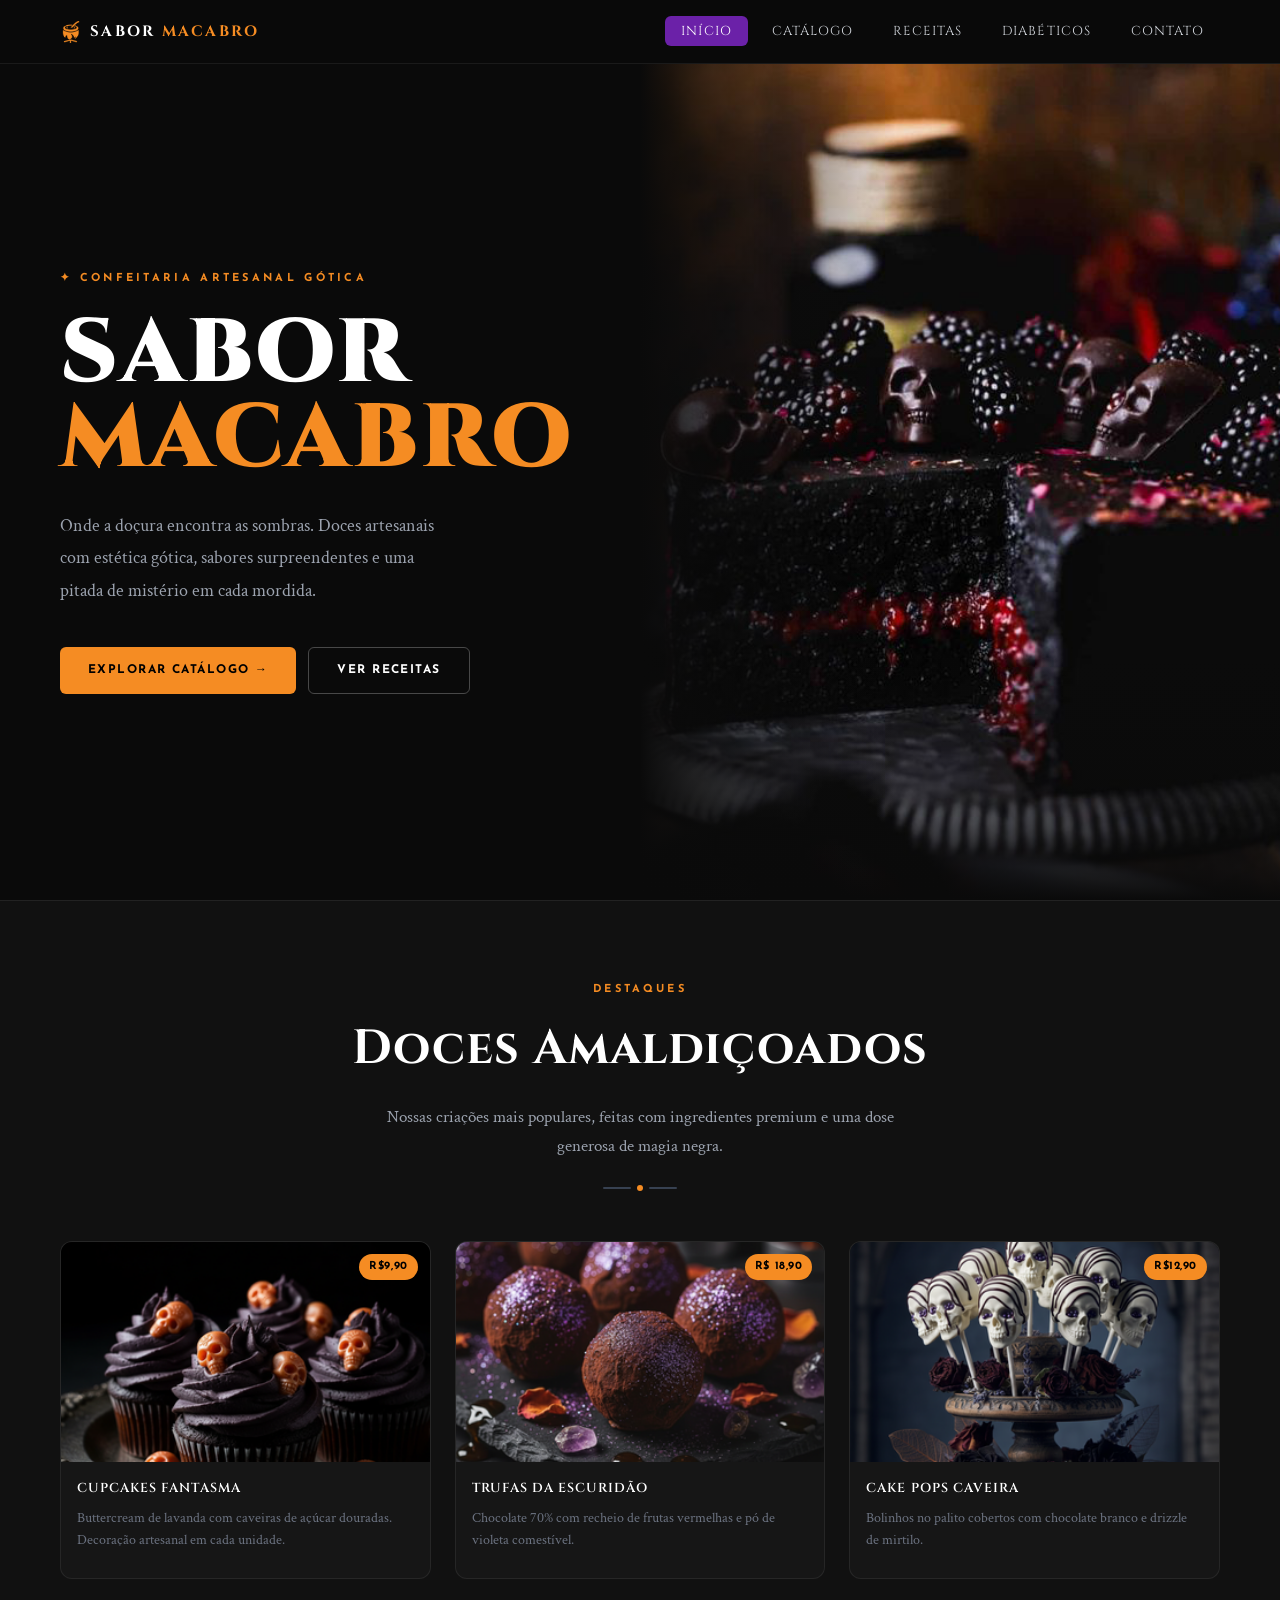
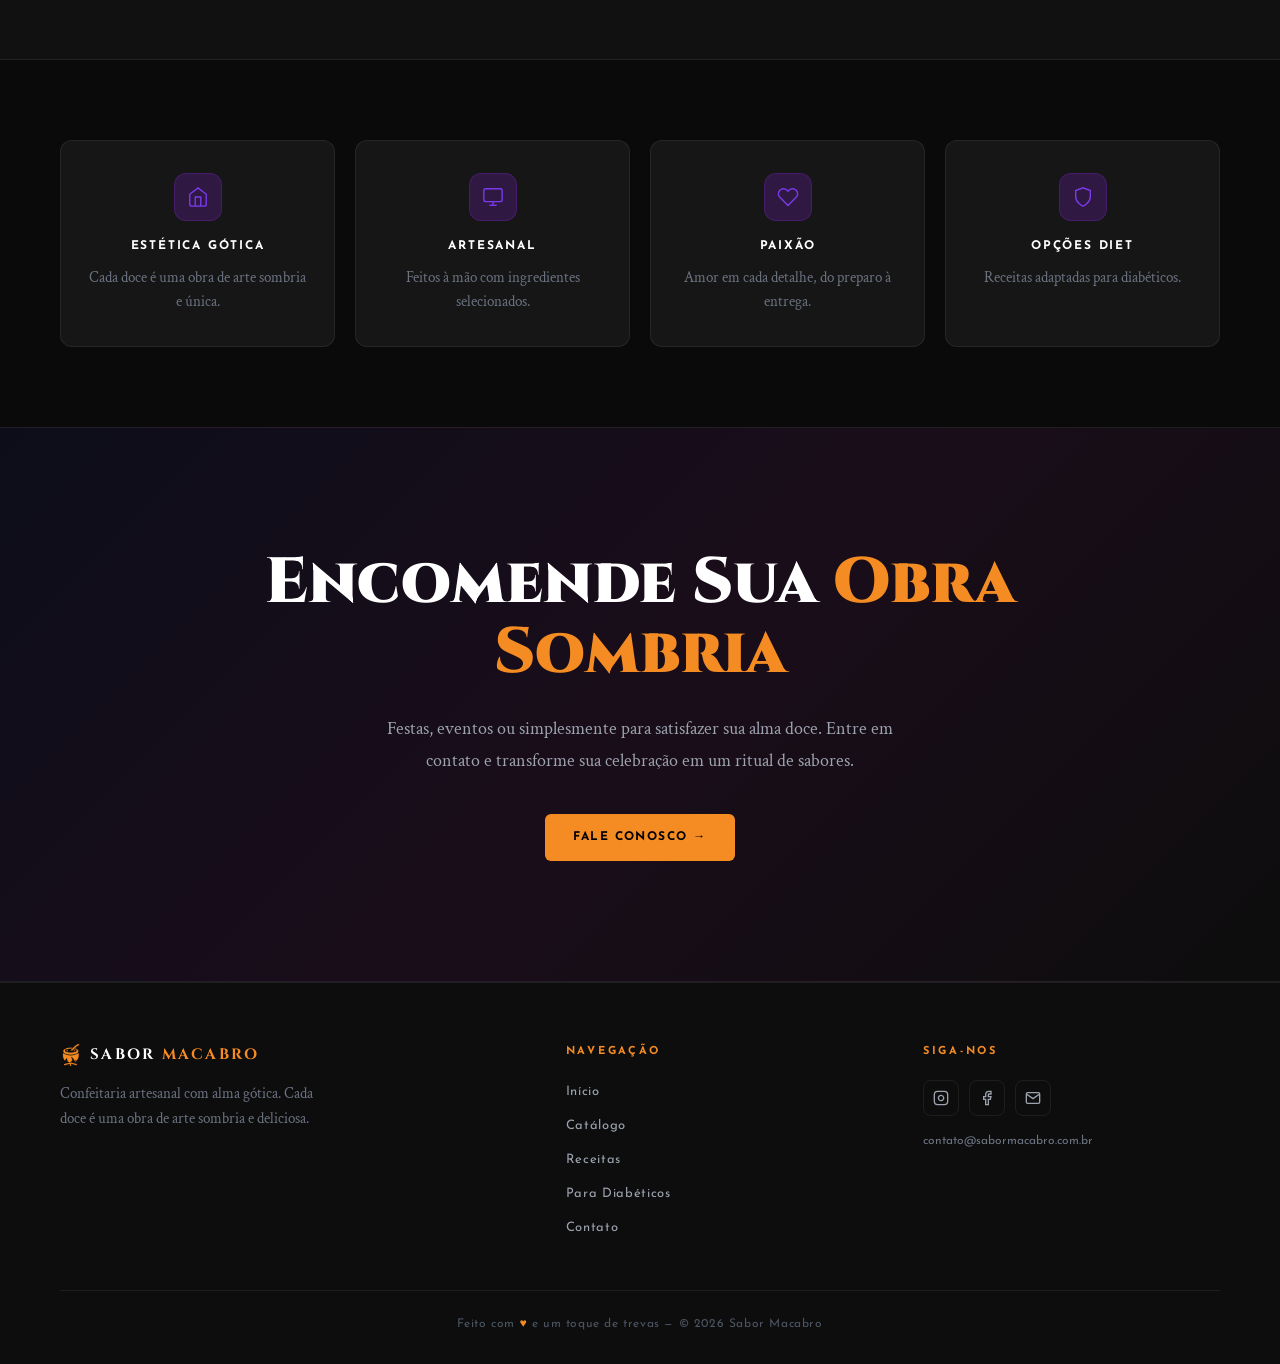
<file: index.html>
<!DOCTYPE html>
<html lang="pt-BR">
<head>
  <meta charset="UTF-8" />
  <meta name="viewport" content="width=device-width, initial-scale=1.0" />
  <title>Sabor Macabro — Confeitaria Artesanal Gótica</title>
  <link rel="stylesheet" href="css/style.css" />
  <link rel="stylesheet" href="css/home.css" />
</head>
<body>

  <!-- NAVBAR -->
  <nav class="navbar">
    <a href="index.html" class="navbar-logo">
      <img src="images/icon.png" alt="Logo" class="icon" />
      </svg>
      <span class="logo-text">SABOR <span>MACABRO</span></span>
    </a>
    <button class="menu-toggle" aria-label="Menu">
      <span></span><span></span><span></span>
    </button>
    <ul class="navbar-nav">
      <li><a href="index.html" class="active">Início</a></li>
      <li><a href="pages/catalogo.html">Catálogo</a></li>
      <li><a href="pages/receitas.html">Receitas</a></li>
      <li><a href="pages/diabeticos.html">Diabéticos</a></li>
      <li><a href="pages/contato.html">Contato</a></li>
    </ul>
  </nav>

  <!-- HERO -->
  <section class="hero">
    <div class="hero-content animate-up">
      <span class="hero-eyebrow">✦ Confeitaria Artesanal Gótica</span>
      <h1 class="hero-title">
        SABOR<br>
        <span class="hero-title-accent">MACABRO</span>
      </h1>
      <p class="hero-desc">
        Onde a doçura encontra as sombras. Doces artesanais com estética gótica, sabores surpreendentes e uma pitada de mistério em cada mordida.
      </p>
      <div class="hero-btns">
        <a href="pages/catalogo.html" class="btn-primary">Explorar Catálogo →</a>
        <a href="pages/receitas.html" class="btn-secondary">Ver Receitas</a>
      </div>
    </div>
    <div class="hero-image">
      <img src="images/homepage.png" />
      <div class="hero-image-overlay"></div>
    </div>
  </section>

  <!-- DESTAQUES -->
  <section class="section destaques-section">
    <div class="container">
      <div class="section-header animate-up">
        <span class="section-eyebrow">Destaques</span>
        <h2 class="section-title">Doces Amaldiçoados</h2>
        <p class="section-desc">Nossas criações mais populares, feitas com ingredientes premium e uma dose generosa de magia negra.</p>
        <div class="divider-dots">
          <span></span><span class="dot"></span><span></span>
        </div>
      </div>

      <div class="destaques-grid">
        <a href="pages/catalogo.html" class="product-card animate-up">
          <span class="price-badge">R$9,90</span>
          <img src="images/cupcake.png" alt="Cupcakes Fantasma" class="product-card-img" style="object-position:0% 10%;" />
          <div class="product-card-body">
            <h3 class="product-card-title">Cupcakes Fantasma</h3>
            <p class="product-card-desc">Buttercream de lavanda com caveiras de açúcar douradas. Decoração artesanal em cada unidade.</p>
            <div class="sweetness">            
              <div class="flames">    
              </div>
            </div>
          </div>
        </a>

        <a href="pages/catalogo.html" class="product-card animate-up">
          <span class="price-badge">R$ 18,90</span>
          <img src="images/trufa.png" alt="Trufas da Escuridão" class="product-card-img" style="object-position:35% 30%;" />
          <div class="product-card-body">
            <h3 class="product-card-title">Trufas da Escuridão</h3>
            <p class="product-card-desc">Chocolate 70% com recheio de frutas vermelhas e pó de violeta comestível.</p>
            <div class="sweetness">
              <span class="sweetness-label"></span>
              <div class="flames">
              </div>
            </div>
          </div>
        </a>

        <a href="pages/catalogo.html" class="product-card animate-up">
          <span class="price-badge">R$12,90</span>
          <img src="images/esqueleto.png" alt="Cake Pops Caveira" class="product-card-img" style="object-position:70% 20%;" />
          <div class="product-card-body">
            <h3 class="product-card-title">Cake Pops Caveira</h3>
            <p class="product-card-desc">Bolinhos no palito cobertos com chocolate branco e drizzle de mirtilo.</p>
            <div class="sweetness">
              <span class="sweetness-label"></span>
              <div class="flames">
              </div>
            </div>
          </div>
        </a>
      </div>
    </div>
  </section>

  <!-- FEATURES -->
  <section class="section features-section">
    <div class="container">
      <div class="features-grid animate-up">
        <div class="feature-card">
          <div class="feature-icon">
            <svg viewBox="0 0 24 24" fill="none" stroke="currentColor" stroke-width="1.5"><path d="M3 9l9-7 9 7v11a2 2 0 01-2 2H5a2 2 0 01-2-2z"/><polyline points="9,22 9,12 15,12 15,22"/></svg>
          </div>
          <h4 class="feature-title">Estética Gótica</h4>
          <p class="feature-desc">Cada doce é uma obra de arte sombria e única.</p>
        </div>
        <div class="feature-card">
          <div class="feature-icon">
            <svg viewBox="0 0 24 24" fill="none" stroke="currentColor" stroke-width="1.5"><rect x="2" y="3" width="20" height="14" rx="2"/><line x1="8" y1="21" x2="16" y2="21"/><line x1="12" y1="17" x2="12" y2="21"/></svg>
          </div>
          <h4 class="feature-title">Artesanal</h4>
          <p class="feature-desc">Feitos à mão com ingredientes selecionados.</p>
        </div>
        <div class="feature-card">
          <div class="feature-icon">
            <svg viewBox="0 0 24 24" fill="none" stroke="currentColor" stroke-width="1.5"><path d="M20.84 4.61a5.5 5.5 0 00-7.78 0L12 5.67l-1.06-1.06a5.5 5.5 0 00-7.78 7.78l1.06 1.06L12 21.23l7.78-7.78 1.06-1.06a5.5 5.5 0 000-7.78z"/></svg>
          </div>
          <h4 class="feature-title">Paixão</h4>
          <p class="feature-desc">Amor em cada detalhe, do preparo à entrega.</p>
        </div>
        <div class="feature-card">
          <div class="feature-icon">
            <svg viewBox="0 0 24 24" fill="none" stroke="currentColor" stroke-width="1.5"><path d="M12 22s8-4 8-10V5l-8-3-8 3v7c0 6 8 10 8 10z"/></svg>
          </div>
          <h4 class="feature-title">Opções Diet</h4>
          <p class="feature-desc">Receitas adaptadas para diabéticos.</p>
        </div>
      </div>
    </div>
  </section>

  <!-- CTA -->
  <section class="section cta-section">
    <div class="container">
      <div class="cta-box animate-up">
        <h2 class="cta-title">Encomende Sua <span class="cta-accent">Obra<br>Sombria</span></h2>
        <p class="cta-desc">Festas, eventos ou simplesmente para satisfazer sua alma doce. Entre em contato e transforme sua celebração em um ritual de sabores.</p>
        <a href="pages/contato.html" class="btn-primary">Fale Conosco →</a>
      </div>
    </div>
  </section>

  <!-- FOOTER -->
  <footer>
    <div class="footer-grid">
      <div class="footer-brand">
        <div class="navbar-logo" style="margin-bottom:14px;">
          <img src="images/icon.png" alt="Logo" class="icon" />
          <span class="logo-text">SABOR <span>MACABRO</span></span>
        </div>
        <p>Confeitaria artesanal com alma gótica. Cada doce é uma obra de arte sombria e deliciosa.</p>
      </div>
      <div>
        <p class="footer-title">Navegação</p>
        <ul class="footer-links">
          <li><a href="index.html">Início</a></li>
          <li><a href="pages/catalogo.html">Catálogo</a></li>
          <li><a href="pages/receitas.html">Receitas</a></li>
          <li><a href="pages/diabeticos.html">Para Diabéticos</a></li>
          <li><a href="pages/contato.html">Contato</a></li>
        </ul>
      </div>
      <div>
        <p class="footer-title">Siga-nos</p>
        <div class="social-icons">
          <a href="#" class="social-icon" aria-label="Instagram">
            <svg width="16" height="16" viewBox="0 0 24 24" fill="none" stroke="currentColor" stroke-width="2"><rect x="2" y="2" width="20" height="20" rx="5"/><path d="M16 11.37A4 4 0 1112.63 8 4 4 0 0116 11.37z"/><line x1="17.5" y1="6.5" x2="17.51" y2="6.5"/></svg>
          </a>
          <a href="#" class="social-icon" aria-label="Facebook">
            <svg width="16" height="16" viewBox="0 0 24 24" fill="none" stroke="currentColor" stroke-width="2"><path d="M18 2h-3a5 5 0 00-5 5v3H7v4h3v8h4v-8h3l1-4h-4V7a1 1 0 011-1h3z"/></svg>
          </a>
          <a href="#" class="social-icon" aria-label="Email">
            <svg width="16" height="16" viewBox="0 0 24 24" fill="none" stroke="currentColor" stroke-width="2"><path d="M4 4h16c1.1 0 2 .9 2 2v12c0 1.1-.9 2-2 2H4c-1.1 0-2-.9-2-2V6c0-1.1.9-2 2-2z"/><polyline points="22,6 12,13 2,6"/></svg>
          </a>
        </div>
        <p class="social-email">contato@sabormacabro.com.br</p>
      </div>
    </div>
    <div class="footer-bottom">
      Feito com <span class="heart">♥</span> e um toque de trevas — © 2026 Sabor Macabro
    </div>
  </footer>

  <script src="js/main.js"></script>
</body>
</html>
</file>
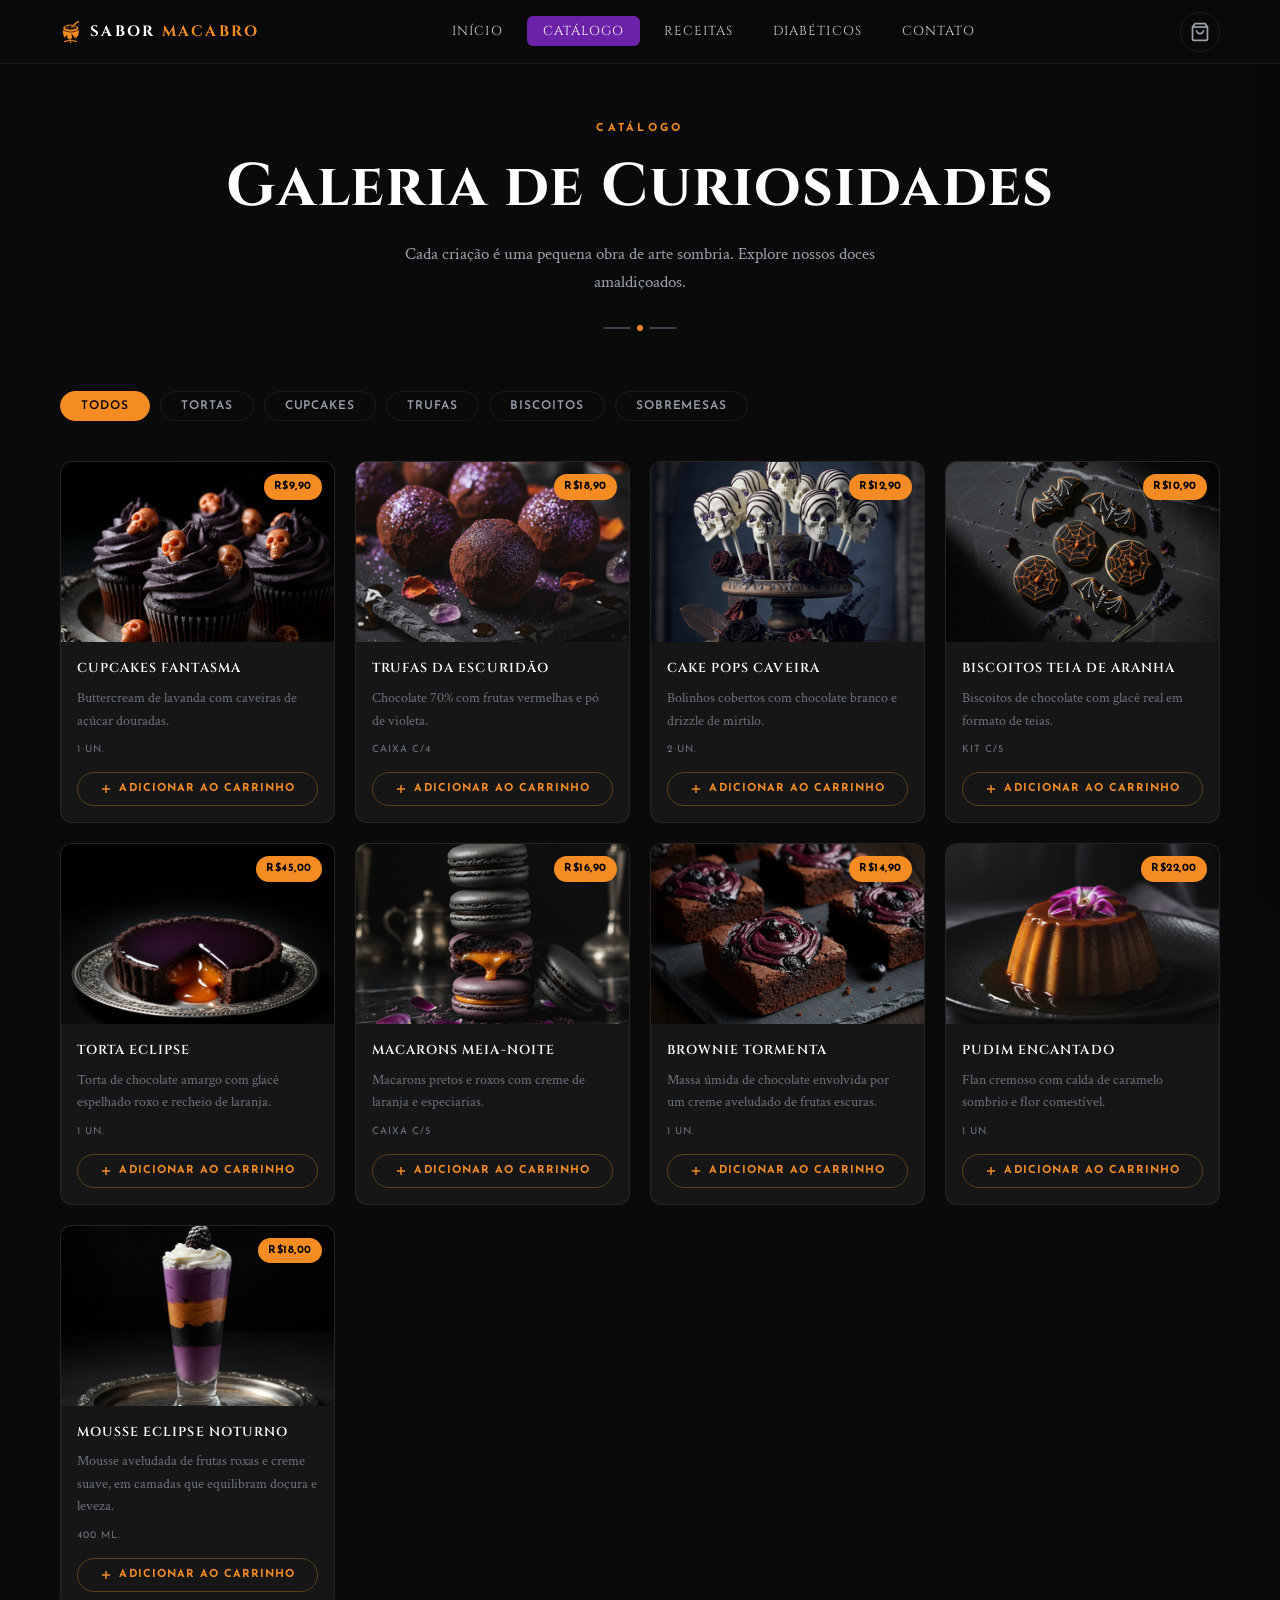
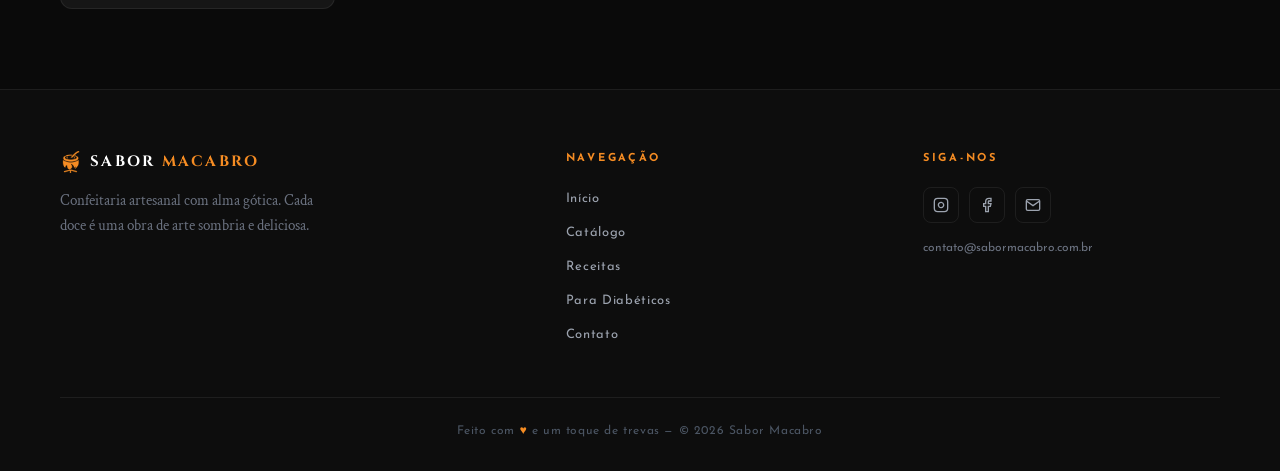
<file: pages/catalogo.html>
<!DOCTYPE html>
<html lang="pt-BR">
<head>
  <meta charset="UTF-8" />
  <meta name="viewport" content="width=device-width, initial-scale=1.0" />
  <title>Catálogo — Sabor Macabro</title>
  <link rel="stylesheet" href="../css/style.css" />
  <link rel="stylesheet" href="../css/catalogo.css" />
</head>
<body>

  <!-- NAVBAR -->
  <nav class="navbar">
    <a href="../index.html" class="navbar-logo">
      <img src="../images/icon.png" alt="Logo" class="icon" />
      <span class="logo-text">SABOR <span>MACABRO</span></span>
    </a>
    <button class="menu-toggle" aria-label="Menu">
      <span></span><span></span><span></span>
    </button>
    <ul class="navbar-nav">
      <li><a href="../index.html">Início</a></li>
      <li><a href="catalogo.html" class="active">Catálogo</a></li>
      <li><a href="receitas.html">Receitas</a></li>
      <li><a href="diabeticos.html">Diabéticos</a></li>
      <li><a href="contato.html">Contato</a></li>
    </ul>
    <!-- Botão carrinho na navbar -->
    <button class="cart-nav-btn" id="cartNavBtn" aria-label="Carrinho">
      <svg width="20" height="20" viewBox="0 0 24 24" fill="none" stroke="currentColor" stroke-width="2">
        <path d="M6 2L3 6v14a2 2 0 002 2h14a2 2 0 002-2V6l-3-4z"/>
        <line x1="3" y1="6" x2="21" y2="6"/>
        <path d="M16 10a4 4 0 01-8 0"/>
      </svg>
      <span class="cart-count" id="cartCount">0</span>
    </button>
  </nav>

  <!-- HEADER -->
  <div class="page-header animate-up">
    <span class="eyebrow">Catálogo</span>
    <h1>Galeria de Curiosidades</h1>
    <p>Cada criação é uma pequena obra de arte sombria. Explore nossos doces amaldiçoados.</p>
    <div class="divider-dots">
      <span></span><span class="dot"></span><span></span>
    </div>
  </div>

  <!-- FILTERS -->
  <div class="filters-wrap animate-up">
    <div class="container">
      <div class="filters">
        <button class="filter-btn active" data-filter="todos">Todos</button>
        <button class="filter-btn" data-filter="Tortas">Tortas</button>
        <button class="filter-btn" data-filter="cupcakes">Cupcakes</button>
        <button class="filter-btn" data-filter="trufas">Trufas</button>
        <button class="filter-btn" data-filter="biscoitos">Biscoitos</button>
        <button class="filter-btn" data-filter="sobremesas">Sobremesas</button>
      </div>
    </div>
  </div>

  <!-- CATALOG GRID -->
  <section class="section catalog-section">
    <div class="container">
      <div class="catalog-grid">

        <div class="catalog-card product-card animate-up" data-category="cupcakes">
          <span class="price-badge">R$9,90</span>
          <img src="../images/cupcake.png" alt="Cupcakes Fantasma" class="product-card-img" style="object-position:0% 10%;" />
          <div class="product-card-body">
            <h3 class="product-card-title">Cupcakes Fantasma</h3>
            <p class="product-card-desc">Buttercream de lavanda com caveiras de açúcar douradas.</p>
            <div class="sweetness">
              <span class="sweetness-label">1 un.</span>
              <div class="flames">
              </div>
            </div>
            <button class="btn-add-cart" data-name="Cupcakes Fantasma" data-price="9.90">
              <svg width="14" height="14" viewBox="0 0 24 24" fill="none" stroke="currentColor" stroke-width="2.5"><line x1="12" y1="5" x2="12" y2="19"/><line x1="5" y1="12" x2="19" y2="12"/></svg>
              Adicionar ao Carrinho
            </button>
          </div>
        </div>

        <div class="catalog-card product-card animate-up" data-category="trufas">
          <span class="price-badge">R$18,90</span>
          <img src="../images/trufa.png" alt="Trufas da Escuridão" class="product-card-img" style="object-position:38% 28%;" />
          <div class="product-card-body">
            <h3 class="product-card-title">Trufas da Escuridão</h3>
            <p class="product-card-desc">Chocolate 70% com frutas vermelhas e pó de violeta.</p>
            <div class="sweetness">
              <span class="sweetness-label">Caixa c/4</span>
              <div class="flames">
              </div>
            </div>
            <button class="btn-add-cart" data-name="Trufas da Escuridão" data-price="18.90">
              <svg width="14" height="14" viewBox="0 0 24 24" fill="none" stroke="currentColor" stroke-width="2.5"><line x1="12" y1="5" x2="12" y2="19"/><line x1="5" y1="12" x2="19" y2="12"/></svg>
              Adicionar ao Carrinho
            </button>
          </div>
        </div>

        <div class="catalog-card product-card animate-up" data-category="sobremesas">
          <span class="price-badge">R$12,90</span>
          <img src="../images/esqueleto.png"  alt="Cake Pops Caveira" class="product-card-img" style="object-position:80% 20%;" />
          <div class="product-card-body">
            <h3 class="product-card-title">Cake Pops Caveira</h3>
            <p class="product-card-desc">Bolinhos cobertos com chocolate branco e drizzle de mirtilo.</p>
            <div class="sweetness">
              <span class="sweetness-label">2 un.</span>
              <div class="flames">
              </div>
            </div>
            <button class="btn-add-cart" data-name="Cake Pops Caveira" data-price="12.90">
              <svg width="14" height="14" viewBox="0 0 24 24" fill="none" stroke="currentColor" stroke-width="2.5"><line x1="12" y1="5" x2="12" y2="19"/><line x1="5" y1="12" x2="19" y2="12"/></svg>
              Adicionar ao Carrinho
            </button>
          </div>
        </div>

        <div class="catalog-card product-card animate-up" data-category="biscoitos">
          <span class="price-badge">R$10,90</span>
          <img src="../images/biscoito.png"  alt="Biscoitos Teia de Aranha" class="product-card-img" style="object-position:50% 80%;" />
          <div class="product-card-body">
            <h3 class="product-card-title">Biscoitos Teia de Aranha</h3>
            <p class="product-card-desc">Biscoitos de chocolate com glacê real em formato de teias.</p>
            <div class="sweetness">
              <span class="sweetness-label">Kit c/5</span>
              <div class="flames">
              </div>
            </div>
            <button class="btn-add-cart" data-name="Biscoitos Teia de Aranha" data-price="10.90">
              <svg width="14" height="14" viewBox="0 0 24 24" fill="none" stroke="currentColor" stroke-width="2.5"><line x1="12" y1="5" x2="12" y2="19"/><line x1="5" y1="12" x2="19" y2="12"/></svg>
              Adicionar ao Carrinho
            </button>
          </div>
        </div>

        <div class="catalog-card product-card animate-up" data-category=Tortas>
          <span class="price-badge">R$45,00</span>
          <img src="../images/bolovel.png"  alt="Torta Eclipse" class="product-card-img" style="object-position:30% 70%;" />
          <div class="product-card-body">
            <h3 class="product-card-title">Torta Eclipse</h3>
            <p class="product-card-desc">Torta de chocolate amargo com glacê espelhado roxo e recheio de laranja.</p>
            <div class="sweetness">
              <span class="sweetness-label">1 un.</span>
              <div class="flames">
              </div>
            </div>
            <button class="btn-add-cart" data-name="Torta Eclipse" data-price="45.00">
              <svg width="14" height="14" viewBox="0 0 24 24" fill="none" stroke="currentColor" stroke-width="2.5"><line x1="12" y1="5" x2="12" y2="19"/><line x1="5" y1="12" x2="19" y2="12"/></svg>
              Adicionar ao Carrinho
            </button>
          </div>
        </div>

        <div class="catalog-card product-card animate-up" data-category="sobremesas">
          <span class="price-badge">R$16,90</span>
          <img src="../images/macaron.png"  alt="Macarons Meia-Noite" class="product-card-img" style="object-position:50% 60%;" />
          <div class="product-card-body">
            <h3 class="product-card-title">Macarons Meia-Noite</h3>
            <p class="product-card-desc">Macarons pretos e roxos com creme de laranja e especiarias.</p>
            <div class="sweetness">
              <span class="sweetness-label">Caixa c/5</span>
              <div class="flames">
              </div>
            </div>
            <button class="btn-add-cart" data-name="Macarons Meia-Noite" data-price="16.90">
              <svg width="14" height="14" viewBox="0 0 24 24" fill="none" stroke="currentColor" stroke-width="2.5"><line x1="12" y1="5" x2="12" y2="19"/><line x1="5" y1="12" x2="19" y2="12"/></svg>
              Adicionar ao Carrinho
            </button>
          </div>
        </div>

        <div class="catalog-card product-card animate-up" data-category="sobremesas">
          <span class="price-badge">R$14,90</span>
          <img src="../images/brownie.png"  alt="Brownie Tormenta" class="product-card-img" style="object-position:55% 10%;" />
          <div class="product-card-body">
            <h3 class="product-card-title">Brownie Tormenta</h3>
            <p class="product-card-desc">Massa úmida de chocolate envolvida por um creme aveludado de frutas escuras.</p>
            <div class="sweetness">
              <span class="sweetness-label">1 un.</span>
              <div class="flames">
              </div>
            </div>
            <button class="btn-add-cart" data-name="Brownie Tormenta" data-price="14.90">
              <svg width="14" height="14" viewBox="0 0 24 24" fill="none" stroke="currentColor" stroke-width="2.5"><line x1="12" y1="5" x2="12" y2="19"/><line x1="5" y1="12" x2="19" y2="12"/></svg>
              Adicionar ao Carrinho
            </button>
          </div>
        </div>

        <div class="catalog-card product-card animate-up" data-category="sobremesas">
          <span class="price-badge">R$22,00</span>
          <img src="../images/pudim.png"  alt="Pudim Encantado" class="product-card-img" style="object-position:85% 50%;" />
          <div class="product-card-body">
            <h3 class="product-card-title">Pudim Encantado</h3>
            <p class="product-card-desc">Flan cremoso com calda de caramelo sombrio e flor comestível.</p>
            <div class="sweetness">
              <span class="sweetness-label">1 un.</span>
              <div class="flames">
              </div>
            </div>
            <button class="btn-add-cart" data-name="Pudim Encantado" data-price="22.00">
              <svg width="14" height="14" viewBox="0 0 24 24" fill="none" stroke="currentColor" stroke-width="2.5"><line x1="12" y1="5" x2="12" y2="19"/><line x1="5" y1="12" x2="19" y2="12"/></svg>
              Adicionar ao Carrinho
            </button>
          </div>
        </div>

        <div class="catalog-card product-card animate-up" data-category="sobremesas">
          <span class="price-badge">R$18,00</span>
          <img src="../images/shake.png"  alt="Mousse Eclipse Noturno" class="product-card-img" style="object-position:85% 2%;" />
          <div class="product-card-body">
            <h3 class="product-card-title">Mousse Eclipse Noturno</h3>
            <p class="product-card-desc">Mousse aveludada de frutas roxas e creme suave, em camadas que equilibram doçura e leveza.</p>
            <div class="sweetness">
              <span class="sweetness-label">400 ml.</span>
              <div class="flames">
              </div>
            </div>
            <button class="btn-add-cart" data-name="Mousse Eclipse Noturno" data-price="18.00">
              <svg width="14" height="14" viewBox="0 0 24 24" fill="none" stroke="currentColor" stroke-width="2.5"><line x1="12" y1="5" x2="12" y2="19"/><line x1="5" y1="12" x2="19" y2="12"/></svg>
              Adicionar ao Carrinho
            </button>
          </div>
        </div>

      </div>
    </div>
  </section>

  <!-- CARRINHO LATERAL (DRAWER) -->
  <div class="cart-overlay" id="cartOverlay"></div>
  <aside class="cart-drawer" id="cartDrawer">
    <div class="cart-drawer-header">
      <div class="cart-drawer-title">
        <svg width="18" height="18" viewBox="0 0 24 24" fill="none" stroke="currentColor" stroke-width="2">
          <path d="M6 2L3 6v14a2 2 0 002 2h14a2 2 0 002-2V6l-3-4z"/>
          <line x1="3" y1="6" x2="21" y2="6"/>
          <path d="M16 10a4 4 0 01-8 0"/>
        </svg>
        Seu Pedido Macabro
      </div>
      <button class="cart-close" id="cartClose" aria-label="Fechar">
        <svg width="18" height="18" viewBox="0 0 24 24" fill="none" stroke="currentColor" stroke-width="2">
          <line x1="18" y1="6" x2="6" y2="18"/><line x1="6" y1="6" x2="18" y2="18"/>
        </svg>
      </button>
    </div>

    <div class="cart-items" id="cartItems">
      <div class="cart-empty" id="cartEmpty">
        <div class="cart-empty-icon">🕯️</div>
        <p>Nenhum doce amaldiçoado<br>no carrinho ainda...</p>
      </div>
    </div>

    <div class="cart-footer" id="cartFooter" style="display:none;">
      <div class="cart-total-row">
        <span>Total</span>
        <span class="cart-total-value" id="cartTotal">R$ 0,00</span>
      </div>
      <button class="btn-checkout" id="btnCheckout">
        <svg width="16" height="16" viewBox="0 0 24 24" fill="none" stroke="currentColor" stroke-width="2">
          <polyline points="9 11 12 14 22 4"/><path d="M21 12v7a2 2 0 01-2 2H5a2 2 0 01-2-2V5a2 2 0 012-2h11"/>
        </svg>
        Finalizar Pedido via WhatsApp
      </button>
      <button class="btn-clear-cart" id="btnClear">Limpar carrinho</button>
    </div>
  </aside>

  <!-- TOAST NOTIFICAÇÃO -->
  <div class="cart-toast" id="cartToast"></div>

  <!-- FOOTER -->
  <footer>
    <div class="footer-grid">
      <div class="footer-brand">
        <div class="navbar-logo" style="margin-bottom:14px;">
          <img src="../images/icon.png" alt="Logo" class="icon" />
          <span class="logo-text">SABOR <span>MACABRO</span></span>
        </div>
        <p>Confeitaria artesanal com alma gótica. Cada doce é uma obra de arte sombria e deliciosa.</p>
      </div>
      <div>
        <p class="footer-title">Navegação</p>
        <ul class="footer-links">
          <li><a href="../index.html">Início</a></li>
          <li><a href="catalogo.html">Catálogo</a></li>
          <li><a href="receitas.html">Receitas</a></li>
          <li><a href="diabeticos.html">Para Diabéticos</a></li>
          <li><a href="contato.html">Contato</a></li>
        </ul>
      </div>
      <div>
        <p class="footer-title">Siga-nos</p>
        <div class="social-icons">
          <a href="#" class="social-icon"><svg width="16" height="16" viewBox="0 0 24 24" fill="none" stroke="currentColor" stroke-width="2"><rect x="2" y="2" width="20" height="20" rx="5"/><path d="M16 11.37A4 4 0 1112.63 8 4 4 0 0116 11.37z"/><line x1="17.5" y1="6.5" x2="17.51" y2="6.5"/></svg></a>
          <a href="#" class="social-icon"><svg width="16" height="16" viewBox="0 0 24 24" fill="none" stroke="currentColor" stroke-width="2"><path d="M18 2h-3a5 5 0 00-5 5v3H7v4h3v8h4v-8h3l1-4h-4V7a1 1 0 011-1h3z"/></svg></a>
          <a href="#" class="social-icon"><svg width="16" height="16" viewBox="0 0 24 24" fill="none" stroke="currentColor" stroke-width="2"><path d="M4 4h16c1.1 0 2 .9 2 2v12c0 1.1-.9 2-2 2H4c-1.1 0-2-.9-2-2V6c0-1.1.9-2 2-2z"/><polyline points="22,6 12,13 2,6"/></svg></a>
        </div>
        <p class="social-email">contato@sabormacabro.com.br</p>
      </div>
    </div>
    <div class="footer-bottom">
      Feito com <span class="heart">♥</span> e um toque de trevas — © 2026 Sabor Macabro
    </div>
  </footer>

  <script src="../js/main.js"></script>
  <script src="../js/cart.js"></script>
  <script>
    document.addEventListener('DOMContentLoaded', () => {
      document.querySelectorAll('.animate-up').forEach((el, i) => {
        setTimeout(() => el.classList.add('visible'), i * 80);
      });
    });
  </script>
</body>
</html>
</file>
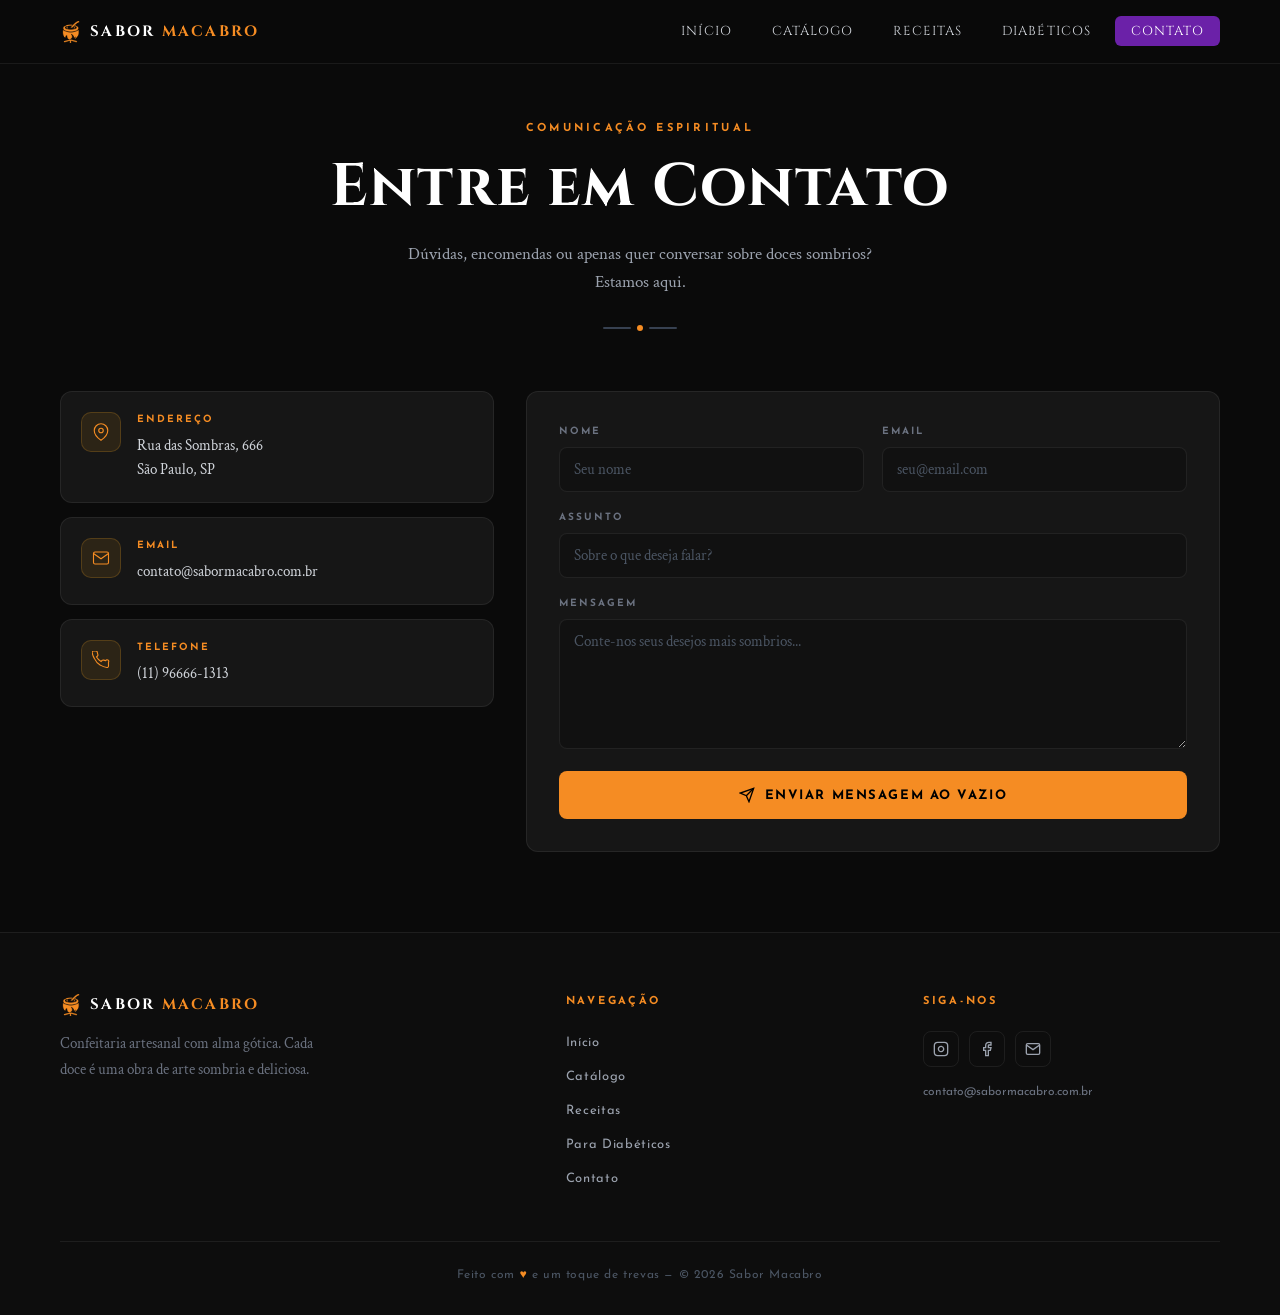
<file: pages/contato.html>
<!DOCTYPE html>
<html lang="pt-BR">
<head>
  <meta charset="UTF-8" />
  <meta name="viewport" content="width=device-width, initial-scale=1.0" />
  <title>Contato — Sabor Macabro</title>
  <link rel="stylesheet" href="../css/style.css" />
  <link rel="stylesheet" href="../css/contato.css" />
</head>
<body>

  <!-- NAVBAR -->
  <nav class="navbar">
    <a href="../index.html" class="navbar-logo">
      <img src="../images/icon.png" alt="Logo" class="icon" />
      <span class="logo-text">SABOR <span>MACABRO</span></span>
    </a>
    <button class="menu-toggle" aria-label="Menu">
      <span></span><span></span><span></span>
    </button>
    <ul class="navbar-nav">
      <li><a href="../index.html">Início</a></li>
      <li><a href="catalogo.html">Catálogo</a></li>
      <li><a href="receitas.html">Receitas</a></li>
      <li><a href="diabeticos.html">Diabéticos</a></li>
      <li><a href="contato.html" class="active">Contato</a></li>
    </ul>
  </nav>

  <!-- HEADER -->
  <div class="page-header animate-up">
    <span class="eyebrow">Comunicação Espiritual</span>
    <h1>Entre em Contato</h1>
    <p>Dúvidas, encomendas ou apenas quer conversar sobre doces sombrios? Estamos aqui.</p>
    <div class="divider-dots">
      <span></span><span class="dot"></span><span></span>
    </div>
  </div>

  <!-- CONTACT SECTION -->
  <section class="section contact-section">
    <div class="container">
      <div class="contact-grid">

        <!-- Info Cards -->
        <div class="contact-info animate-up">
          <div class="info-card">
            <div class="info-icon">
              <svg viewBox="0 0 24 24" fill="none" stroke="currentColor" stroke-width="1.5"><path d="M21 10c0 7-9 13-9 13s-9-6-9-13a9 9 0 0118 0z"/><circle cx="12" cy="10" r="3"/></svg>
            </div>
            <div>
              <p class="info-label">Endereço</p>
              <p class="info-value">Rua das Sombras, 666<br>São Paulo, SP</p>
            </div>
          </div>

          <div class="info-card">
            <div class="info-icon">
              <svg viewBox="0 0 24 24" fill="none" stroke="currentColor" stroke-width="1.5"><path d="M4 4h16c1.1 0 2 .9 2 2v12c0 1.1-.9 2-2 2H4c-1.1 0-2-.9-2-2V6c0-1.1.9-2 2-2z"/><polyline points="22,6 12,13 2,6"/></svg>
            </div>
            <div>
              <p class="info-label">Email</p>
              <p class="info-value">contato@sabormacabro.com.br</p>
            </div>
          </div>

          <div class="info-card">
            <div class="info-icon">
              <svg viewBox="0 0 24 24" fill="none" stroke="currentColor" stroke-width="1.5"><path d="M22 16.92v3a2 2 0 01-2.18 2 19.79 19.79 0 01-8.63-3.07A19.5 19.5 0 013.07 9.81 19.79 19.79 0 01.08 1.18 2 2 0 012.07 0h3a2 2 0 012 1.72c.127.96.361 1.903.7 2.81a2 2 0 01-.45 2.11L6.09 7.91a16 16 0 006 6l1.27-1.27a2 2 0 012.11-.45c.907.339 1.85.573 2.81.7A2 2 0 0122 14.92z"/></svg>
            </div>
            <div>
              <p class="info-label">Telefone</p>
              <p class="info-value">(11) 96666-1313</p>
            </div>
          </div>
        </div>

        <!-- Contact Form -->
        <div class="contact-form-wrap animate-up">
          <form class="contact-form" onsubmit="handleSubmit(event)">
            <div class="form-row">
              <div class="form-group">
                <label class="form-label">Nome</label>
                <input type="text" class="form-input" placeholder="Seu nome" required />
              </div>
              <div class="form-group">
                <label class="form-label">Email</label>
                <input type="email" class="form-input" placeholder="seu@email.com" required />
              </div>
            </div>
            <div class="form-group">
              <label class="form-label">Assunto</label>
              <input type="text" class="form-input" placeholder="Sobre o que deseja falar?" required />
            </div>
            <div class="form-group">
              <label class="form-label">Mensagem</label>
              <textarea class="form-input form-textarea" placeholder="Conte-nos seus desejos mais sombrios..." required></textarea>
            </div>
            <button type="submit" class="btn-submit">
              <svg width="16" height="16" viewBox="0 0 24 24" fill="none" stroke="currentColor" stroke-width="2"><line x1="22" y1="2" x2="11" y2="13"/><polygon points="22 2 15 22 11 13 2 9 22 2"/></svg>
              Enviar Mensagem ao Vazio
            </button>
          </form>
        </div>

      </div>
    </div>
  </section>

  <!-- FOOTER -->
  <footer>
    <div class="footer-grid">
      <div class="footer-brand">
        <div class="navbar-logo" style="margin-bottom:14px;">
          <img src="../images/icon.png" alt="Logo" class="icon" />
          <span class="logo-text">SABOR <span>MACABRO</span></span>
        </div>
        <p>Confeitaria artesanal com alma gótica. Cada doce é uma obra de arte sombria e deliciosa.</p>
      </div>
      <div>
        <p class="footer-title">Navegação</p>
        <ul class="footer-links">
          <li><a href="../index.html">Início</a></li>
          <li><a href="catalogo.html">Catálogo</a></li>
          <li><a href="receitas.html">Receitas</a></li>
          <li><a href="diabeticos.html">Para Diabéticos</a></li>
          <li><a href="contato.html">Contato</a></li>
        </ul>
      </div>
      <div>
        <p class="footer-title">Siga-nos</p>
        <div class="social-icons">
          <a href="#" class="social-icon"><svg width="16" height="16" viewBox="0 0 24 24" fill="none" stroke="currentColor" stroke-width="2"><rect x="2" y="2" width="20" height="20" rx="5"/><path d="M16 11.37A4 4 0 1112.63 8 4 4 0 0116 11.37z"/><line x1="17.5" y1="6.5" x2="17.51" y2="6.5"/></svg></a>
          <a href="#" class="social-icon"><svg width="16" height="16" viewBox="0 0 24 24" fill="none" stroke="currentColor" stroke-width="2"><path d="M18 2h-3a5 5 0 00-5 5v3H7v4h3v8h4v-8h3l1-4h-4V7a1 1 0 011-1h3z"/></svg></a>
          <a href="#" class="social-icon"><svg width="16" height="16" viewBox="0 0 24 24" fill="none" stroke="currentColor" stroke-width="2"><path d="M4 4h16c1.1 0 2 .9 2 2v12c0 1.1-.9 2-2 2H4c-1.1 0-2-.9-2-2V6c0-1.1.9-2 2-2z"/><polyline points="22,6 12,13 2,6"/></svg></a>
        </div>
        <p class="social-email">contato@sabormacabro.com.br</p>
      </div>
    </div>
    <div class="footer-bottom">
      Feito com <span class="heart">♥</span> e um toque de trevas — © 2026 Sabor Macabro
    </div>
  </footer>

  <script src="../js/main.js"></script>
  <script>
    document.addEventListener('DOMContentLoaded', () => {
      document.querySelectorAll('.animate-up').forEach((el, i) => {
        setTimeout(() => el.classList.add('visible'), i * 120);
      });
    });

    function handleSubmit(e) {
      e.preventDefault();
      const btn = e.target.querySelector('.btn-submit');
      const original = btn.innerHTML;
      btn.innerHTML = '✓ Mensagem Enviada ao Vazio!';
      btn.style.background = '#22c55e';
      btn.style.color = '#fff';
      setTimeout(() => {
        btn.innerHTML = original;
        btn.style.background = '';
        btn.style.color = '';
        e.target.reset();
      }, 3500);
    }
  </script>
</body>
</html>
</file>
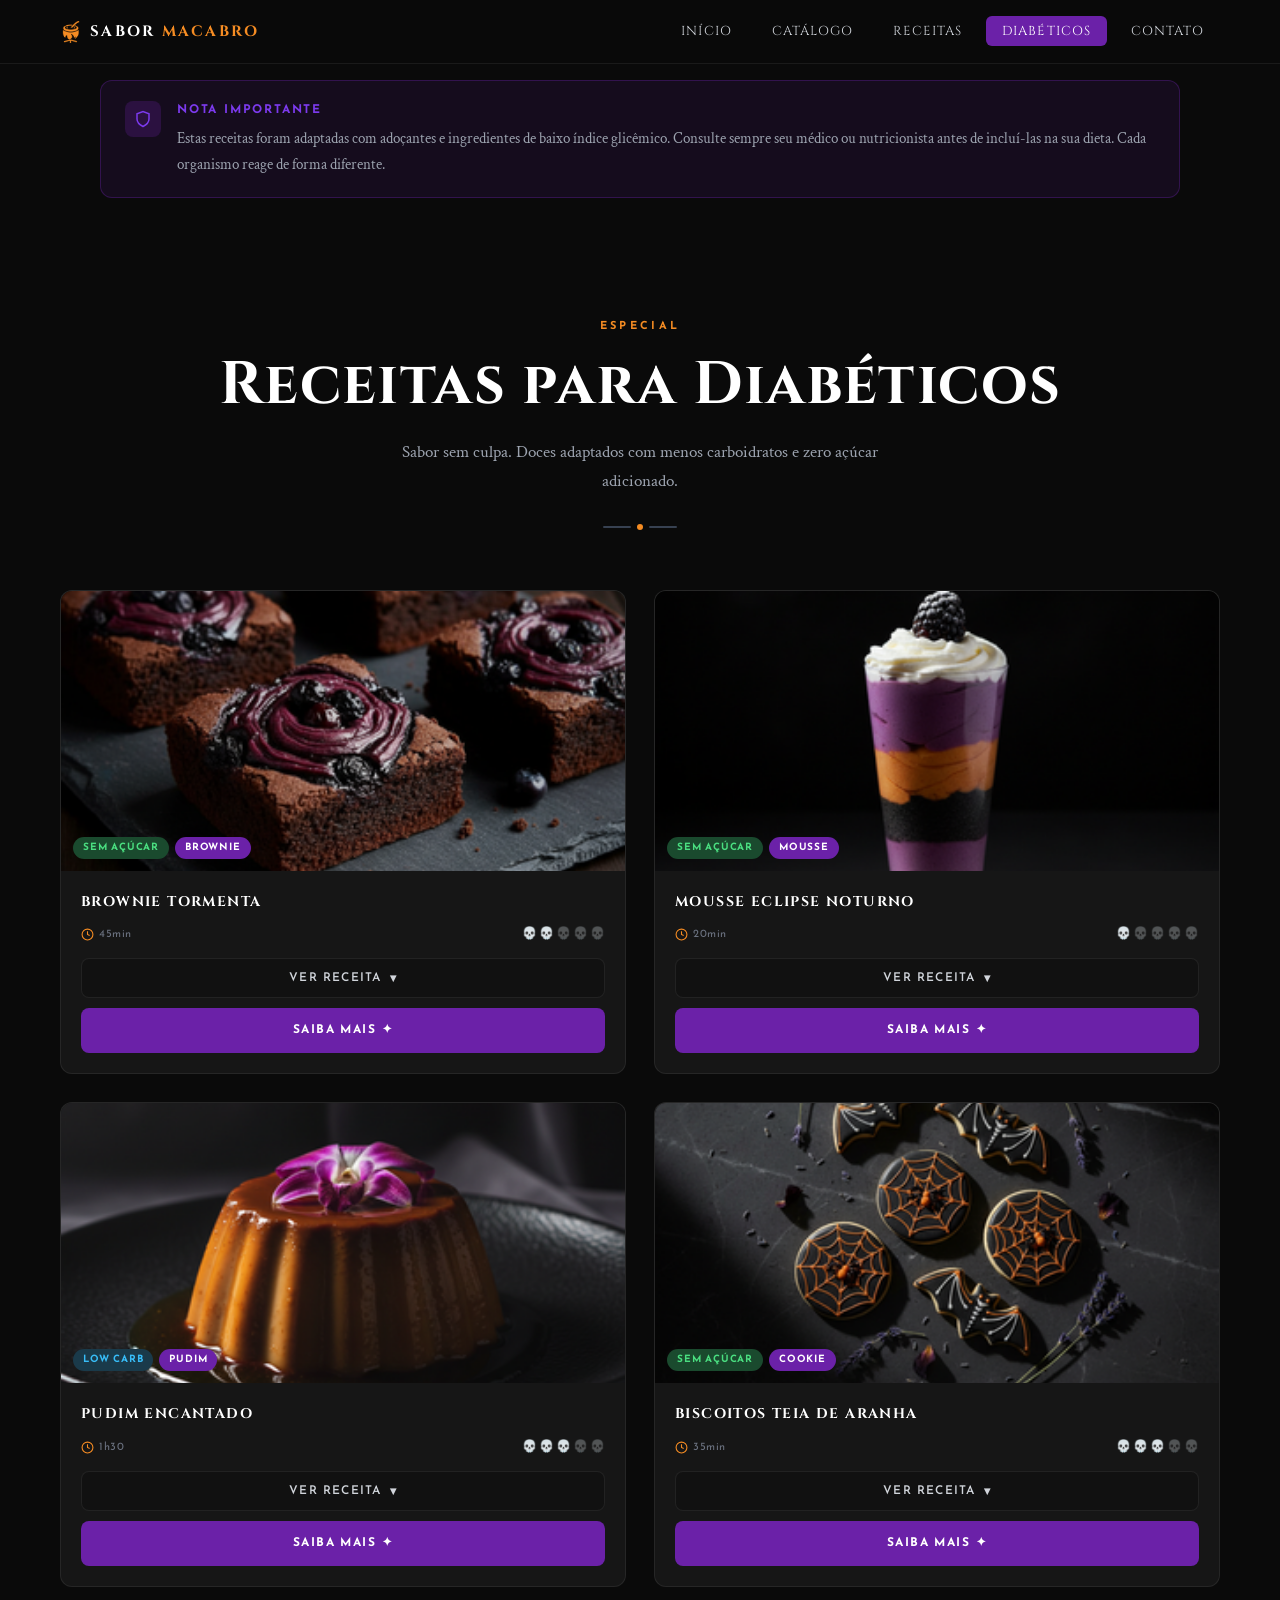
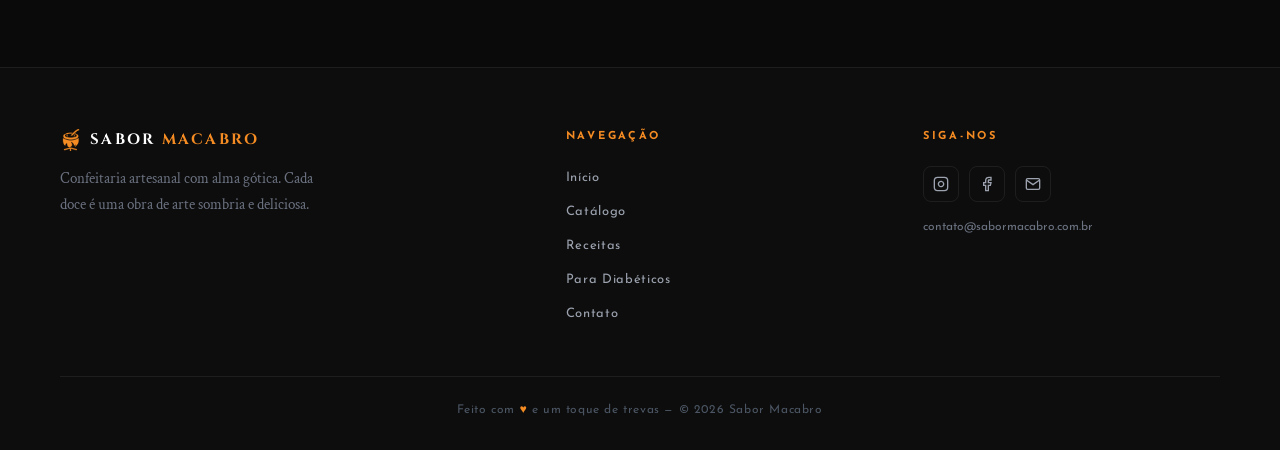
<file: pages/diabeticos.html>
<!DOCTYPE html>
<html lang="pt-BR">
<head>
  <meta charset="UTF-8" />
  <meta name="viewport" content="width=device-width, initial-scale=1.0" />
  <title>Para Diabéticos — Sabor Macabro</title>
  <link rel="stylesheet" href="../css/style.css" />
  <link rel="stylesheet" href="../css/receitas.css" />
  <link rel="stylesheet" href="../css/diabeticos.css" />
</head>
<body>

  <!-- NAVBAR -->
  <nav class="navbar">
    <a href="../index.html" class="navbar-logo">
      <img src="../images/icon.png" alt="Logo" class="icon" />
      <span class="logo-text">SABOR <span>MACABRO</span></span>
    </a>
    <button class="menu-toggle" aria-label="Menu">
      <span></span><span></span><span></span>
    </button>
    <ul class="navbar-nav">
      <li><a href="../index.html">Início</a></li>
      <li><a href="catalogo.html">Catálogo</a></li>
      <li><a href="receitas.html">Receitas</a></li>
      <li><a href="diabeticos.html" class="active">Diabéticos</a></li>
      <li><a href="contato.html">Contato</a></li>
    </ul>
  </nav>

  <!-- NOTA IMPORTANTE -->
  <div class="nota-wrap animate-up">
    <div class="nota-box">
      <div class="nota-icon">
        <svg viewBox="0 0 24 24" fill="none" stroke="currentColor" stroke-width="2"><path d="M12 22s8-4 8-10V5l-8-3-8 3v7c0 6 8 10 8 10z"/></svg>
      </div>
      <div>
        <p class="nota-title">Nota Importante</p>
        <p class="nota-desc">Estas receitas foram adaptadas com adoçantes e ingredientes de baixo índice glicêmico. Consulte sempre seu médico ou nutricionista antes de incluí-las na sua dieta. Cada organismo reage de forma diferente.</p>
      </div>
    </div>
  </div>

  <!-- HEADER -->
  <div class="page-header animate-up">
    <span class="eyebrow">Especial</span>
    <h1>Receitas para Diabéticos</h1>
    <p>Sabor sem culpa. Doces adaptados com menos carboidratos e zero açúcar adicionado.</p>
    <div class="divider-dots">
      <span></span><span class="dot"></span><span></span>
    </div>
  </div>

  <!-- RECIPES GRID -->
  <section class="section receitas-section">
    <div class="container">
      <div class="receitas-grid">

        <!-- Card 1 -->
        <div class="recipe-card animate-up">
          <div class="recipe-card-img-wrap">
            <img src="../images/brownie.png"  alt="Brownie Sem Açúcar" class="recipe-card-img" style="object-position 10% 25%;" />
            <div class="recipe-tags">
              <span class="recipe-tag tag-semacucar">Sem Açúcar</span>
              <span class="recipe-tag tag-brownie">Brownie</span>
            </div>
          </div>
          <div class="recipe-card-body">
            <h3 class="recipe-card-title">Brownie Tormenta</h3>
            <div class="recipe-meta">
              <span class="recipe-meta-item">
                <svg viewBox="0 0 24 24" fill="none" stroke="currentColor" stroke-width="2"><circle cx="12" cy="12" r="10"/><polyline points="12,6 12,12 16,14"/></svg>
                45min
              </span>
              <span class="recipe-meta-item">
              </span>
              <div class="flames" style="margin-left:auto;">
                <span class="flame active">💀</span><span class="flame active">💀</span><span class="flame">💀</span><span class="flame">💀</span><span class="flame">💀</span>
              </div>
            </div>
            <button class="btn-receita">
              Ver Receita <span class="arrow" style="display:inline-block;transition:transform 0.3s;">▾</span>
            </button>
            <div class="recipe-expand">
              <p><strong>Ingredientes:</strong> 200g chocolate 70% sem açúcar, 3 ovos, ½ xícara de eritritol, ½ xícara de manteiga, ¼ xícara de cacau, 1 col. chá de extrato de baunilha. Compota: 1 xícara de frutas vermelhas, 2 col. sopa de eritritol.</p>
              <p><strong>Modo de preparo:</strong> Derreta o chocolate com a manteiga. Bata os ovos com o eritritol até dobrar de volume. Una os ingredientes, adicione o cacau e baunilha. Asse em forma untada a 180°C por 25 min. Sirva com compota de frutas.</p>
            </div>
            <a href="diabeticos/brownie-sem-acucar.html" class="btn-saiba-mais">
              Saiba Mais ✦
            </a>
          </div>
        </div>

        <!-- Card 2 -->
        <div class="recipe-card animate-up">
          <div class="recipe-card-img-wrap">
            <img src="../images/shake.png"  alt="Mousse de Chocolate e Abacate" class="recipe-card-img" style="object-position:-10% 0%;" />
            <div class="recipe-tags">
              <span class="recipe-tag tag-semacucar">Sem Açúcar</span>
              <span class="recipe-tag tag-mousse">Mousse</span>
            </div>
          </div>
          <div class="recipe-card-body">
            <h3 class="recipe-card-title">Mousse Eclipse Noturno</h3>
            <div class="recipe-meta">
              <span class="recipe-meta-item">
                <svg viewBox="0 0 24 24" fill="none" stroke="currentColor" stroke-width="2"><circle cx="12" cy="12" r="10"/><polyline points="12,6 12,12 16,14"/></svg>
                20min
              </span>
              <span class="recipe-meta-item">
              </span>
              <div class="flames" style="margin-left:auto;">
                <span class="flame active">💀</span><span class="flame">💀</span><span class="flame">💀</span><span class="flame">💀</span><span class="flame">💀</span>
              </div>
            </div>
            <button class="btn-receita">
              Ver Receita <span class="arrow" style="display:inline-block;transition:transform 0.3s;">▾</span>
            </button>
            <div class="recipe-expand">
              <p><strong>Ingredientes:</strong> 2 abacates maduros, 3 col. sopa de cacau em pó, 3 col. sopa de eritritol, 1 col. chá de extrato de baunilha, pitada de sal, leite de coco a gosto para ajustar consistência.</p>
              <p><strong>Modo de preparo:</strong> Bata todos os ingredientes no processador até obter creme liso. Ajuste a doçura e a consistência com leite de coco. Leve à geladeira por 1h. Sirva em taças decoradas.</p>
            </div>
            <a href="diabeticos/mousse-chocolate-abacate.html" class="btn-saiba-mais">
              Saiba Mais ✦
            </a>
          </div>
        </div>

        <!-- Card 3 -->
        <div class="recipe-card animate-up">
          <div class="recipe-card-img-wrap">
            <img src="../images/pudim.png"  alt="Pudim de Coco Low Carb" class="recipe-card-img" style="object-position:5% 50%;" />
            <div class="recipe-tags">
              <span class="recipe-tag tag-lowcarb">Low Carb</span>
              <span class="recipe-tag tag-pudim">Pudim</span>
            </div>
          </div>
          <div class="recipe-card-body">
            <h3 class="recipe-card-title">Pudim Encantado</h3>
            <div class="recipe-meta">
              <span class="recipe-meta-item">
                <svg viewBox="0 0 24 24" fill="none" stroke="currentColor" stroke-width="2"><circle cx="12" cy="12" r="10"/><polyline points="12,6 12,12 16,14"/></svg>
                1h30
              </span>
              <span class="recipe-meta-item">
              </span>
              <div class="flames" style="margin-left:auto;">
                <span class="flame active">💀</span><span class="flame active">💀</span><span class="flame active">💀</span><span class="flame">💀</span><span class="flame">💀</span>
              </div>
            </div>
            <button class="btn-receita">
              Ver Receita <span class="arrow" style="display:inline-block;transition:transform 0.3s;">▾</span>
            </button>
            <div class="recipe-expand">
              <p><strong>Ingredientes:</strong> 400ml leite de coco, 3 ovos + 1 gema, ½ xícara de eritritol, 1 col. chá de extrato de baunilha. Calda: ½ xícara de eritritol dourado, 2 col. sopa de água.</p>
              <p><strong>Modo de preparo:</strong> Faça a calda dourada e despeje na forma. Bata os demais ingredientes e despeje sobre a calda. Asse em banho-maria a 160°C por 1h. Deixe esfriar e desenforme após refrigerar por 4h.</p>
            </div>
            <a href="diabeticos/pudim-coco-low-carb.html" class="btn-saiba-mais">
              Saiba Mais ✦
            </a>
          </div>
        </div>

        <!-- Card 4 -->
        <div class="recipe-card animate-up">
          <div class="recipe-card-img-wrap">
            <img src="../images/biscoito.png"  alt="Cookies de Aveia e Cacau" class="recipe-card-img" style="object-position:50% 80%;" />
            <div class="recipe-tags">
              <span class="recipe-tag tag-semacucar">Sem Açúcar</span>
              <span class="recipe-tag tag-cookie">Cookie</span>
            </div>
          </div>
          <div class="recipe-card-body">
            <h3 class="recipe-card-title">Biscoitos Teia de Aranha</h3>
            <div class="recipe-meta">
              <span class="recipe-meta-item">
                <svg viewBox="0 0 24 24" fill="none" stroke="currentColor" stroke-width="2"><circle cx="12" cy="12" r="10"/><polyline points="12,6 12,12 16,14"/></svg>
                35min
              </span>
              <span class="recipe-meta-item">
              </span>
              <div class="flames" style="margin-left:auto;">
                <span class="flame active">💀</span><span class="flame active">💀</span><span class="flame active">💀</span><span class="flame">💀</span><span class="flame">💀</span>
              </div>
            </div>
            <button class="btn-receita">
              Ver Receita <span class="arrow" style="display:inline-block;transition:transform 0.3s;">▾</span>
            </button>
            <div class="recipe-expand">
              <p><strong>Ingredientes:</strong> 2 xícaras de aveia em flocos, 3 col. sopa de cacau em pó, 2 bananas maduras amassadas, 2 col. sopa de eritritol, 1 col. chá de canela, nibs de cacau para decorar.</p>
              <p><strong>Modo de preparo:</strong> Misture todos os ingredientes até obter massa homogênea. Modele os cookies em forma forrada. Decore com nibs de cacau. Asse a 180°C por 15-18 min até firmar. Deixe esfriar antes de servir.</p>
            </div>
            <a href="diabeticos/cookies-aveia-cacau.html" class="btn-saiba-mais">
              Saiba Mais ✦
            </a>
          </div>
        </div>

      </div>
    </div>
  </section>

  <!-- FOOTER -->
  <footer>
    <div class="footer-grid">
      <div class="footer-brand">
        <div class="navbar-logo" style="margin-bottom:14px;">
          <img src="../images/icon.png" alt="Logo" class="icon" />
          <span class="logo-text">SABOR <span>MACABRO</span></span>
        </div>
        <p>Confeitaria artesanal com alma gótica. Cada doce é uma obra de arte sombria e deliciosa.</p>
      </div>
      <div>
        <p class="footer-title">Navegação</p>
        <ul class="footer-links">
          <li><a href="../index.html">Início</a></li>
          <li><a href="catalogo.html">Catálogo</a></li>
          <li><a href="receitas.html">Receitas</a></li>
          <li><a href="diabeticos.html">Para Diabéticos</a></li>
          <li><a href="contato.html">Contato</a></li>
        </ul>
      </div>
      <div>
        <p class="footer-title">Siga-nos</p>
        <div class="social-icons">
          <a href="#" class="social-icon"><svg width="16" height="16" viewBox="0 0 24 24" fill="none" stroke="currentColor" stroke-width="2"><rect x="2" y="2" width="20" height="20" rx="5"/><path d="M16 11.37A4 4 0 1112.63 8 4 4 0 0116 11.37z"/><line x1="17.5" y1="6.5" x2="17.51" y2="6.5"/></svg></a>
          <a href="#" class="social-icon"><svg width="16" height="16" viewBox="0 0 24 24" fill="none" stroke="currentColor" stroke-width="2"><path d="M18 2h-3a5 5 0 00-5 5v3H7v4h3v8h4v-8h3l1-4h-4V7a1 1 0 011-1h3z"/></svg></a>
          <a href="#" class="social-icon"><svg width="16" height="16" viewBox="0 0 24 24" fill="none" stroke="currentColor" stroke-width="2"><path d="M4 4h16c1.1 0 2 .9 2 2v12c0 1.1-.9 2-2 2H4c-1.1 0-2-.9-2-2V6c0-1.1.9-2 2-2z"/><polyline points="22,6 12,13 2,6"/></svg></a>
        </div>
        <p class="social-email">contato@sabormacabro.com.br</p>
      </div>
    </div>
    <div class="footer-bottom">
      Feito com <span class="heart">♥</span> e um toque de trevas — © 2026 Sabor Macabro
    </div>
  </footer>

  <script src="../js/main.js"></script>
  <script>
    document.addEventListener('DOMContentLoaded', () => {
      document.querySelectorAll('.animate-up').forEach((el, i) => {
        setTimeout(() => el.classList.add('visible'), i * 100);
      });
    });
  </script>
</body>
</html>
</file>
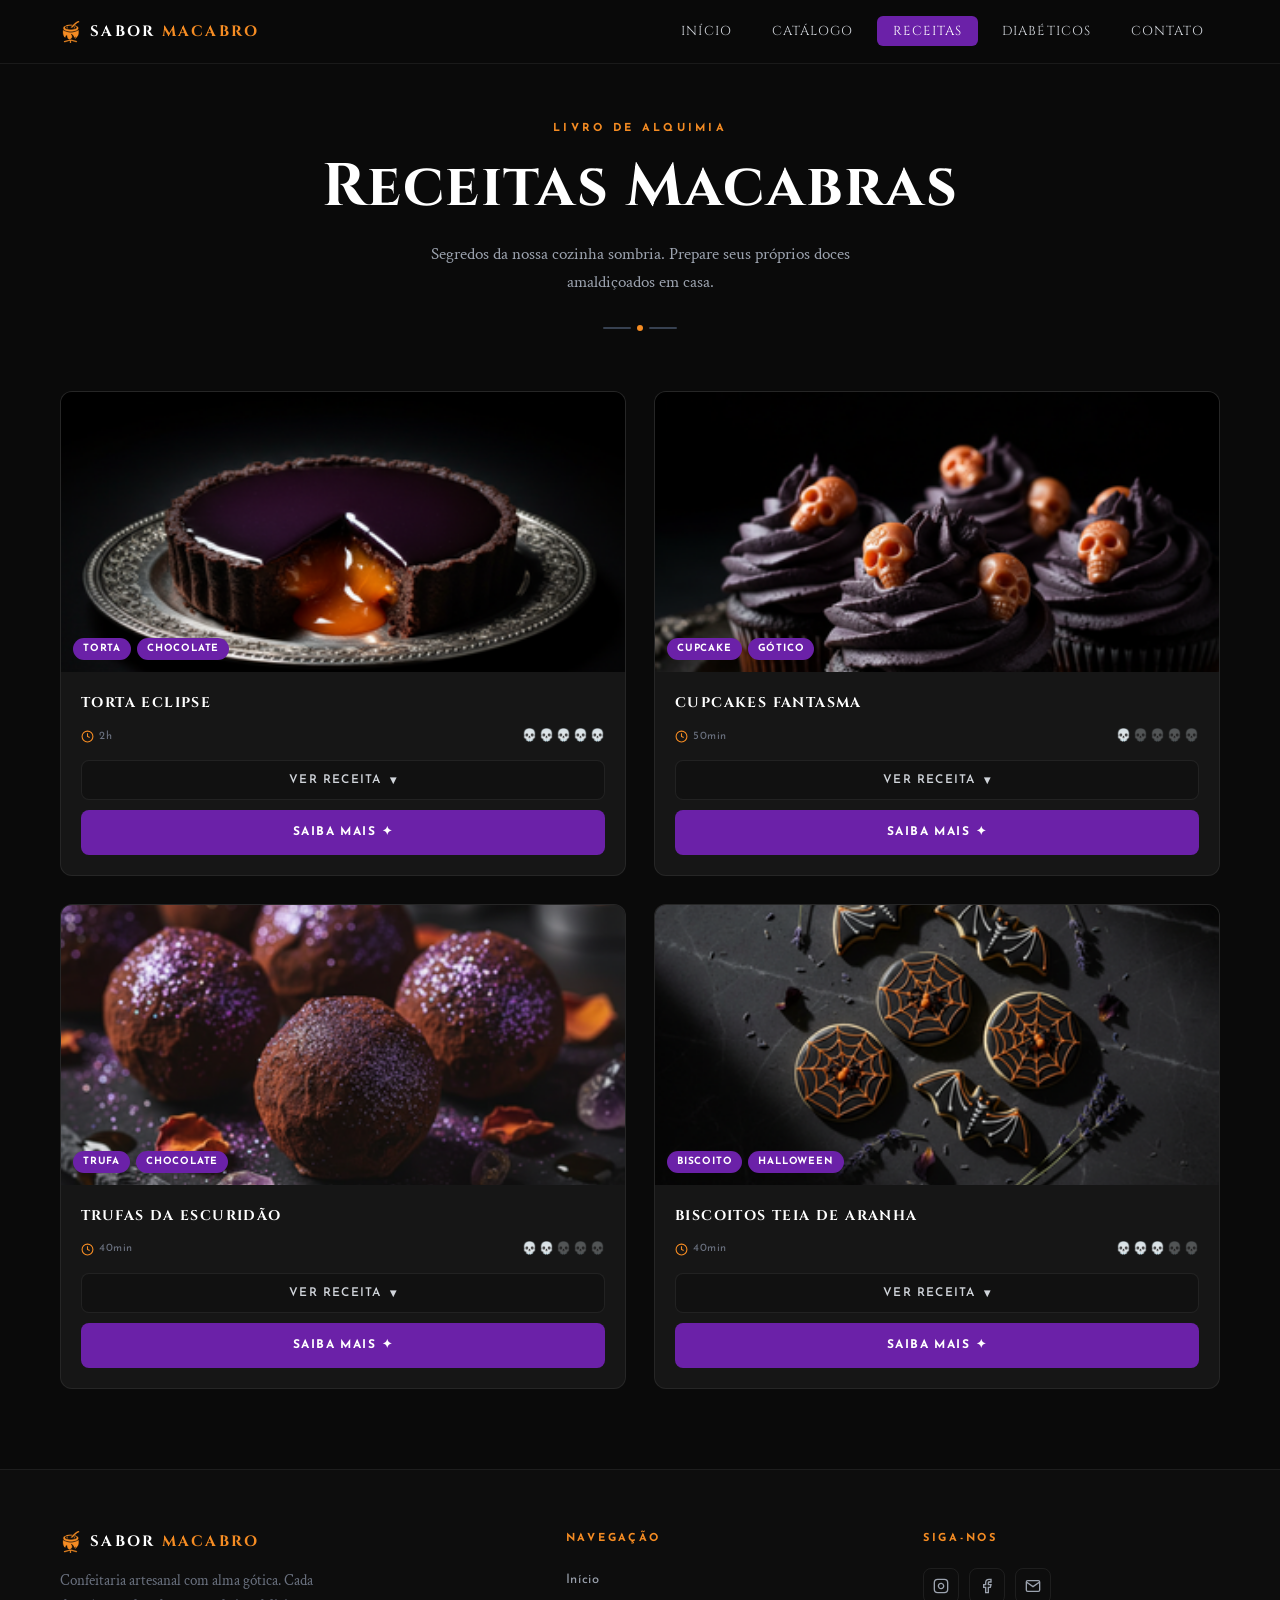
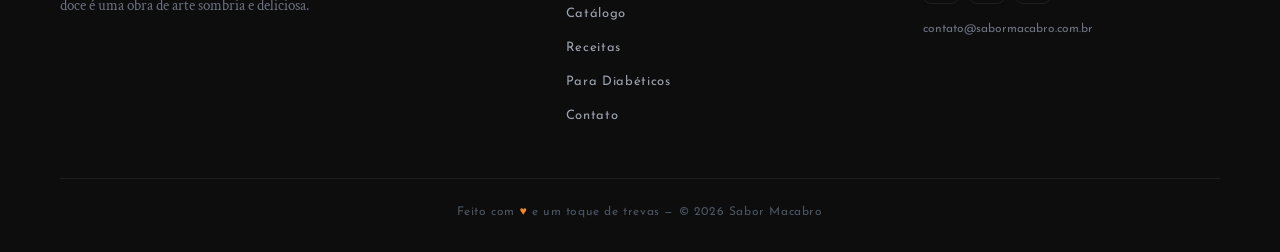
<file: pages/receitas.html>
<!DOCTYPE html>
<html lang="pt-BR">
<head>
  <meta charset="UTF-8" />
  <meta name="viewport" content="width=device-width, initial-scale=1.0" />
  <title>Receitas — Sabor Macabro</title>
  <link rel="stylesheet" href="../css/style.css" />
  <link rel="stylesheet" href="../css/receitas.css" />
</head>
<body>

  <!-- NAVBAR -->
  <nav class="navbar">
    <a href="../index.html" class="navbar-logo">
      <img src="../images/icon.png" alt="Logo" class="icon" />
      <span class="logo-text">SABOR <span>MACABRO</span></span>
    </a>
    <button class="menu-toggle" aria-label="Menu">
      <span></span><span></span><span></span>
    </button>
    <ul class="navbar-nav">
      <li><a href="../index.html">Início</a></li>
      <li><a href="catalogo.html">Catálogo</a></li>
      <li><a href="receitas.html" class="active">Receitas</a></li>
      <li><a href="diabeticos.html">Diabéticos</a></li>
      <li><a href="contato.html">Contato</a></li>
    </ul>
  </nav>

  <!-- HEADER -->
  <div class="page-header animate-up">
    <span class="eyebrow">Livro de Alquimia</span>
    <h1>Receitas Macabras</h1>
    <p>Segredos da nossa cozinha sombria. Prepare seus próprios doces amaldiçoados em casa.</p>
    <div class="divider-dots">
      <span></span><span class="dot"></span><span></span>
    </div>
  </div>

  <!-- RECIPES GRID -->
  <section class="section receitas-section">
    <div class="container">
      <div class="receitas-grid">

        <!-- Card 1 -->
        <div class="recipe-card animate-up">
          <div class="recipe-card-img-wrap">
            <img src="../images/bolovel.png"  alt="Torta Eclipse" class="recipe-card-img" style="object-position:15% 85%;" />
            <div class="recipe-tags">
              <span class="recipe-tag">Torta</span>
              <span class="recipe-tag">Chocolate</span>
            </div>
          </div>
          <div class="recipe-card-body">
            <h3 class="recipe-card-title">Torta Eclipse</h3>
            <div class="recipe-meta">
              <span class="recipe-meta-item">
                <svg viewBox="0 0 24 24" fill="none" stroke="currentColor" stroke-width="2"><circle cx="12" cy="12" r="10"/><polyline points="12,6 12,12 16,14"/></svg>
                2h
              </span>
              <span class="recipe-meta-item">
              </span>
              <div class="flames" style="margin-left:auto;">
                <span class="flame active">💀</span><span class="flame active">💀</span><span class="flame active">💀</span><span class="flame active">💀</span><span class="flame active">💀</span>
              </div>
            </div>
            <button class="btn-receita">
              Ver Receita <span class="arrow" style="display:inline-block;transition:transform 0.3s;">▾</span>
            </button>
            <div class="recipe-expand">
              <p><strong>Ingredientes:</strong> 300g chocolate amargo 70%, 200ml creme de leite, 2 laranjas (suco e raspas), 3 ovos, 150g manteiga, 150g açúcar, corante roxo lipossolúvel, gelatina sem sabor para o glaze espelhado.</p>
              <p><strong>Modo de preparo:</strong> Prepare a base de chocolate amargo e asse a 170°C por 25 min. Faça o recheio de curd de laranja e leve à geladeira. Prepare o glaze espelhado roxo e despeje sobre a torta gelada para um acabamento perfeito.</p>
            </div>
            <a href="receitas/torta-eclipse.html" class="btn-saiba-mais">
              Saiba Mais ✦
            </a>
          </div>
        </div>

        <!-- Card 2 -->
        <div class="recipe-card animate-up">
          <div class="recipe-card-img-wrap">
            <img src="../images/cupcake.png"  alt="Cupcakes Fantasma de Lavanda" class="recipe-card-img" style="object-position:0% 10%;" />
            <div class="recipe-tags">
              <span class="recipe-tag">Cupcake</span>
              <span class="recipe-tag">Gótico</span>
            </div>
          </div>
          <div class="recipe-card-body">
            <h3 class="recipe-card-title">Cupcakes Fantasma</h3>
            <div class="recipe-meta">
              <span class="recipe-meta-item">
                <svg viewBox="0 0 24 24" fill="none" stroke="currentColor" stroke-width="2"><circle cx="12" cy="12" r="10"/><polyline points="12,6 12,12 16,14"/></svg>
                50min
              </span>
              <span class="recipe-meta-item">
              </span>
              <div class="flames" style="margin-left:auto;">
                <span class="flame active">💀</span><span class="flame">💀</span><span class="flame">💀</span><span class="flame">💀</span><span class="flame">💀</span>
              </div>
            </div>
            <button class="btn-receita">
              Ver Receita <span class="arrow" style="display:inline-block;transition:transform 0.3s;">▾</span>
            </button>
            <div class="recipe-expand">
              <p><strong>Ingredientes:</strong> 1 xícara de farinha, ¾ xícara de açúcar, ½ xícara de manteiga, 2 ovos, ½ xícara de leite, 1 col. chá de extrato de lavanda, corante roxo, 200g de buttercream, caveiras de açúcar.</p>
              <p><strong>Modo de preparo:</strong> Bata manteiga e açúcar até obter creme. Adicione ovos, leite e lavanda. Incorpore a farinha. Asse em forminhas a 180°C por 20 min. Decore com buttercream roxo e caveiras douradas.</p>
            </div>
            <a href="receitas/cupcakes-lavanda.html" class="btn-saiba-mais">
              Saiba Mais ✦
            </a>
          </div>
        </div>

        <!-- Card 3 -->
        <div class="recipe-card animate-up">
          <div class="recipe-card-img-wrap">
            <img src="../images/trufa.png"  alt="Trufas da Meia-Noite" class="recipe-card-img" style="object-position:38% 28%;" />
            <div class="recipe-tags">
              <span class="recipe-tag">Trufa</span>
              <span class="recipe-tag">Chocolate</span>
            </div>
          </div>
          <div class="recipe-card-body">
            <h3 class="recipe-card-title">Trufas da Escuridão</h3>
            <div class="recipe-meta">
              <span class="recipe-meta-item">
                <svg viewBox="0 0 24 24" fill="none" stroke="currentColor" stroke-width="2"><circle cx="12" cy="12" r="10"/><polyline points="12,6 12,12 16,14"/></svg>
                40min
              </span>
              <span class="recipe-meta-item">
              </span>
              <div class="flames" style="margin-left:auto;">
                <span class="flame active">💀</span><span class="flame active">💀</span><span class="flame">💀</span><span class="flame">💀</span><span class="flame">💀</span>
              </div>
            </div>
            <button class="btn-receita">
              Ver Receita <span class="arrow" style="display:inline-block;transition:transform 0.3s;">▾</span>
            </button>
            <div class="recipe-expand">
              <p><strong>Ingredientes:</strong> 300g chocolate 70%, 100ml creme de leite, 2 col. sopa de frutas vermelhas liofilizadas, pó de violeta comestível, cacau em pó para empanar.</p>
              <p><strong>Modo de preparo:</strong> Derreta o chocolate em banho-maria. Misture o creme e as frutas. Leve à geladeira por 2h. Modele as trufas, polvilhe com o cacau e finalize com pó de violeta.</p>
            </div>
            <a href="receitas/trufas-meia-noite.html" class="btn-saiba-mais">
              Saiba Mais ✦
            </a>
          </div>
        </div>

        <!-- Card 4 -->
        <div class="recipe-card animate-up">
          <div class="recipe-card-img-wrap">
            <img src="../images/biscoito.png"  alt="Biscoitos Teia de Aranha" class="recipe-card-img" style="object-position:50% 80%;" />
            <div class="recipe-tags">
              <span class="recipe-tag">Biscoito</span>
              <span class="recipe-tag">Halloween</span>
            </div>
          </div>
          <div class="recipe-card-body">
            <h3 class="recipe-card-title">Biscoitos Teia de Aranha</h3>
            <div class="recipe-meta">
              <span class="recipe-meta-item">
                <svg viewBox="0 0 24 24" fill="none" stroke="currentColor" stroke-width="2"><circle cx="12" cy="12" r="10"/><polyline points="12,6 12,12 16,14"/></svg>
                40min
              </span>
              <span class="recipe-meta-item">
              </span>
              <div class="flames" style="margin-left:auto;">
                <span class="flame active">💀</span><span class="flame active">💀</span><span class="flame active">💀</span><span class="flame">💀</span><span class="flame">💀</span>
              </div>
            </div>
            <button class="btn-receita">
              Ver Receita <span class="arrow" style="display:inline-block;transition:transform 0.3s;">▾</span>
            </button>
            <div class="recipe-expand">
              <p><strong>Ingredientes:</strong> 2 xícaras de farinha, ½ xícara de cacau, ¾ xícara de manteiga, 1 xícara de açúcar, 1 ovo, glacê real branco e preto para decorar.</p>
              <p><strong>Modo de preparo:</strong> Misture os ingredientes e forme uma massa. Abra e corte em círculos. Asse a 170°C por 12 min. Após esfriar, desenhe teias de aranha com glacê branco e contorne com o preto.</p>
            </div>
            <a href="receitas/biscoitos-teia.html" class="btn-saiba-mais">
              Saiba Mais ✦
            </a>
          </div>
        </div>

      </div>
    </div>
  </section>

  <!-- FOOTER -->
  <footer>
    <div class="footer-grid">
      <div class="footer-brand">
        <div class="navbar-logo" style="margin-bottom:14px;">
          <img src="../images/icon.png" alt="Logo" class="icon" />
          <span class="logo-text">SABOR <span>MACABRO</span></span>
        </div>
        <p>Confeitaria artesanal com alma gótica. Cada doce é uma obra de arte sombria e deliciosa.</p>
      </div>
      <div>
        <p class="footer-title">Navegação</p>
        <ul class="footer-links">
          <li><a href="../index.html">Início</a></li>
          <li><a href="catalogo.html">Catálogo</a></li>
          <li><a href="receitas.html">Receitas</a></li>
          <li><a href="diabeticos.html">Para Diabéticos</a></li>
          <li><a href="contato.html">Contato</a></li>
        </ul>
      </div>
      <div>
        <p class="footer-title">Siga-nos</p>
        <div class="social-icons">
          <a href="#" class="social-icon"><svg width="16" height="16" viewBox="0 0 24 24" fill="none" stroke="currentColor" stroke-width="2"><rect x="2" y="2" width="20" height="20" rx="5"/><path d="M16 11.37A4 4 0 1112.63 8 4 4 0 0116 11.37z"/><line x1="17.5" y1="6.5" x2="17.51" y2="6.5"/></svg></a>
          <a href="#" class="social-icon"><svg width="16" height="16" viewBox="0 0 24 24" fill="none" stroke="currentColor" stroke-width="2"><path d="M18 2h-3a5 5 0 00-5 5v3H7v4h3v8h4v-8h3l1-4h-4V7a1 1 0 011-1h3z"/></svg></a>
          <a href="#" class="social-icon"><svg width="16" height="16" viewBox="0 0 24 24" fill="none" stroke="currentColor" stroke-width="2"><path d="M4 4h16c1.1 0 2 .9 2 2v12c0 1.1-.9 2-2 2H4c-1.1 0-2-.9-2-2V6c0-1.1.9-2 2-2z"/><polyline points="22,6 12,13 2,6"/></svg></a>
        </div>
        <p class="social-email">contato@sabormacabro.com.br</p>
      </div>
    </div>
    <div class="footer-bottom">
      Feito com <span class="heart">♥</span> e um toque de trevas — © 2026 Sabor Macabro
    </div>
  </footer>

  <script src="../js/main.js"></script>
  <script>
    document.addEventListener('DOMContentLoaded', () => {
      document.querySelectorAll('.animate-up').forEach((el, i) => {
        setTimeout(() => el.classList.add('visible'), i * 100);
      });
    });
  </script>
</body>
</html>
</file>
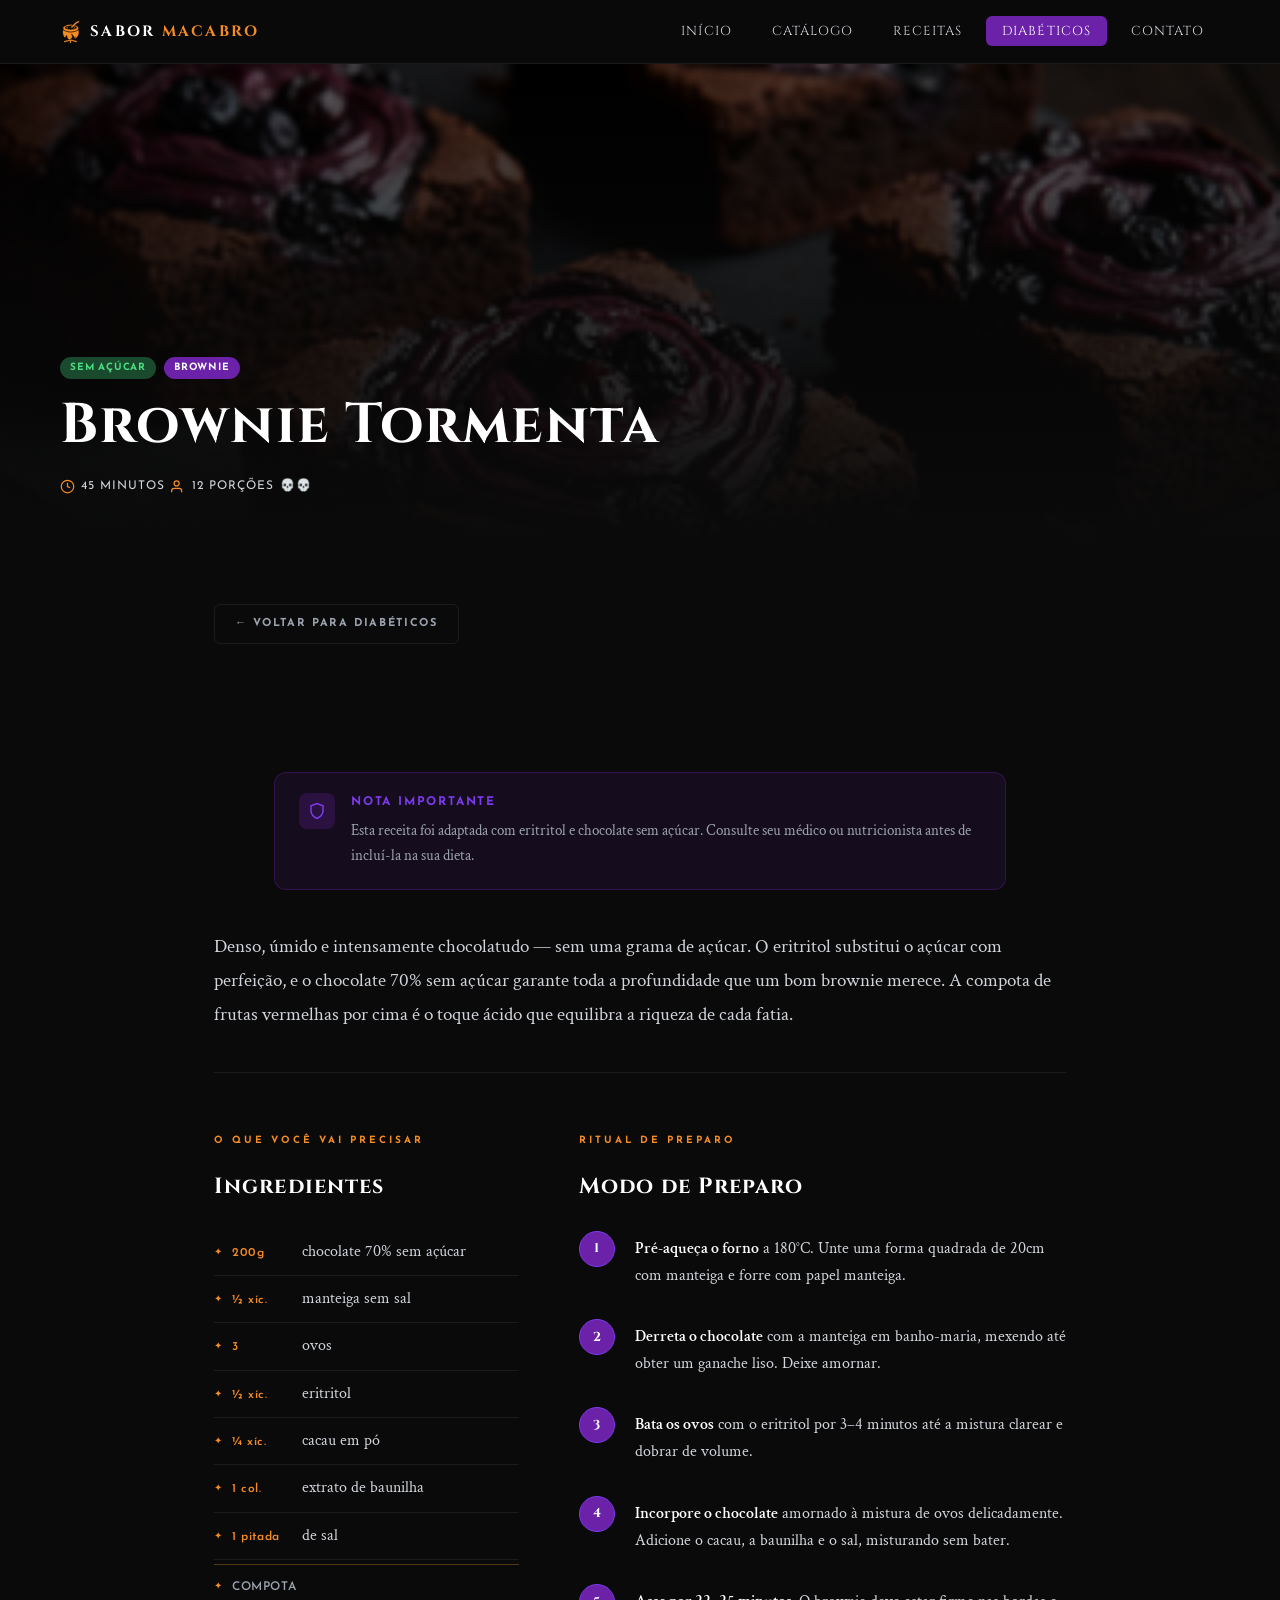
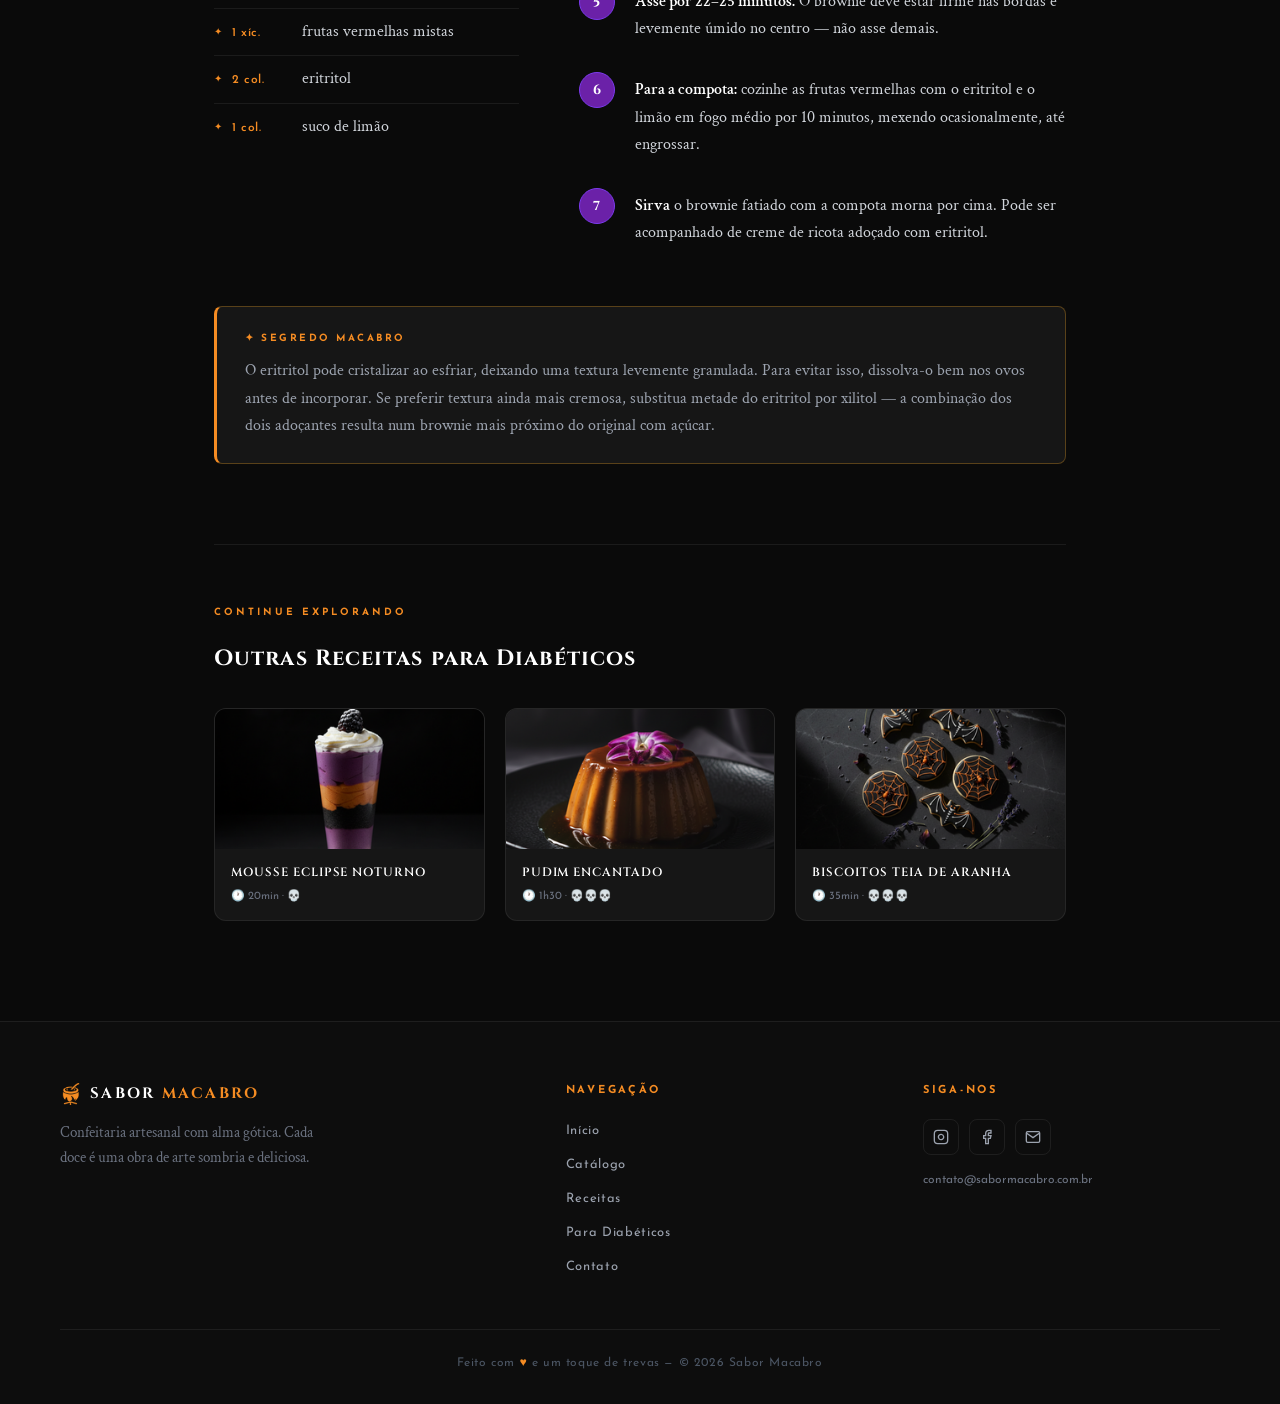
<file: pages/diabeticos/brownie-sem-acucar.html>
<!DOCTYPE html>
<html lang="pt-BR">
<head>
  <meta charset="UTF-8" />
  <meta name="viewport" content="width=device-width, initial-scale=1.0" />
  <title>Brownie Sem Açúcar com Compota de Frutas — Sabor Macabro</title>
  <link rel="stylesheet" href="../../css/style.css" />
  <link rel="stylesheet" href="../../css/receita-detalhe.css" />
  <link rel="stylesheet" href="../../css/diabeticos.css" />
</head>
<body>

  <nav class="navbar">
    <a href="../../index.html" class="navbar-logo">
      <img src="../../images/icon.png" alt="Logo" class="icon" />
      <span class="logo-text">SABOR <span>MACABRO</span></span>
    </a>
    <button class="menu-toggle" aria-label="Menu"><span></span><span></span><span></span></button>
    <ul class="navbar-nav">
      <li><a href="../../index.html">Início</a></li>
      <li><a href="../catalogo.html">Catálogo</a></li>
      <li><a href="../receitas.html">Receitas</a></li>
      <li><a href="../diabeticos.html" class="active">Diabéticos</a></li>
      <li><a href="../contato.html">Contato</a></li>
    </ul>
  </nav>

  <div class="receita-hero">
    <img src="../../images/brownie.png" alt="Brownie Sem Açúcar" class="receita-hero-img" style="object-position:10% 25%;" />
    <div class="receita-hero-overlay"></div>
    <div class="receita-hero-content animate-up">
      <div class="receita-hero-tags">
        <span class="recipe-tag tag-semacucar">Sem Açúcar</span>
        <span class="recipe-tag tag-brownie">Brownie</span>
      </div>
      <h1 class="receita-hero-title">Brownie Tormenta</h1>
      <div class="receita-hero-meta">
        <span class="receita-hero-meta-item">
          <svg viewBox="0 0 24 24" fill="none" stroke="currentColor" stroke-width="2"><circle cx="12" cy="12" r="10"/><polyline points="12,6 12,12 16,14"/></svg>
          45 minutos
        <span class="receita-hero-meta-item">
          <svg viewBox="0 0 24 24" fill="none" stroke="currentColor" stroke-width="2"><path d="M17 21v-2a4 4 0 0 0-4-4H5a4 4 0 0 0-4 4v2"/><circle cx="9" cy="7" r="4"/></svg>
          12 porções
        <span class="receita-hero-meta-item">💀💀</span>
      </div>
    </div>
  </div>

  <div class="receita-body">

    <a href="../diabeticos.html" class="btn-voltar animate-up">← Voltar para Diabéticos</a>

    <div class="nota-wrap animate-up" style="margin-bottom:40px;">
      <div class="nota-box">
        <div class="nota-icon">
          <svg viewBox="0 0 24 24" fill="none" stroke="currentColor" stroke-width="2"><path d="M12 22s8-4 8-10V5l-8-3-8 3v7c0 6 8 10 8 10z"/></svg>
        </div>
        <div>
          <p class="nota-title">Nota Importante</p>
          <p class="nota-desc">Esta receita foi adaptada com eritritol e chocolate sem açúcar. Consulte seu médico ou nutricionista antes de incluí-la na sua dieta.</p>
        </div>
      </div>
    </div>

    <p class="receita-intro animate-up">
      Denso, úmido e intensamente chocolatudo — sem uma grama de açúcar. O eritritol substitui o açúcar com perfeição, e o chocolate 70% sem açúcar garante toda a profundidade que um bom brownie merece. A compota de frutas vermelhas por cima é o toque ácido que equilibra a riqueza de cada fatia.
    </p>

    <div class="receita-cols animate-up">
      <div>
        <span class="receita-section-label">O que você vai precisar</span>
        <h2 class="receita-section-title">Ingredientes</h2>
        <ul class="ingredientes-list">
          <li><span class="ingrediente-qty">200g</span> chocolate 70% sem açúcar</li>
          <li><span class="ingrediente-qty">½ xíc.</span> manteiga sem sal</li>
          <li><span class="ingrediente-qty">3</span> ovos</li>
          <li><span class="ingrediente-qty">½ xíc.</span> eritritol</li>
          <li><span class="ingrediente-qty">¼ xíc.</span> cacau em pó</li>
          <li><span class="ingrediente-qty">1 col.</span> extrato de baunilha</li>
          <li><span class="ingrediente-qty">1 pitada</span> de sal</li>
          <li style="border-top: 1px solid var(--border-orange); padding-top:14px; margin-top:4px;"><span class="ingrediente-qty" style="color:var(--gray-400);">COMPOTA</span></li>
          <li><span class="ingrediente-qty">1 xíc.</span> frutas vermelhas mistas</li>
          <li><span class="ingrediente-qty">2 col.</span> eritritol</li>
          <li><span class="ingrediente-qty">1 col.</span> suco de limão</li>
        </ul>
      </div>

      <div>
        <span class="receita-section-label">Ritual de preparo</span>
        <h2 class="receita-section-title">Modo de Preparo</h2>
        <div class="preparo-steps">
          <div class="preparo-step">
            <div class="step-num">1</div>
            <p class="step-text"><strong>Pré-aqueça o forno</strong> a 180°C. Unte uma forma quadrada de 20cm com manteiga e forre com papel manteiga.</p>
          </div>
          <div class="preparo-step">
            <div class="step-num">2</div>
            <p class="step-text"><strong>Derreta o chocolate</strong> com a manteiga em banho-maria, mexendo até obter um ganache liso. Deixe amornar.</p>
          </div>
          <div class="preparo-step">
            <div class="step-num">3</div>
            <p class="step-text"><strong>Bata os ovos</strong> com o eritritol por 3–4 minutos até a mistura clarear e dobrar de volume.</p>
          </div>
          <div class="preparo-step">
            <div class="step-num">4</div>
            <p class="step-text"><strong>Incorpore o chocolate</strong> amornado à mistura de ovos delicadamente. Adicione o cacau, a baunilha e o sal, misturando sem bater.</p>
          </div>
          <div class="preparo-step">
            <div class="step-num">5</div>
            <p class="step-text"><strong>Asse por 22–25 minutos.</strong> O brownie deve estar firme nas bordas e levemente úmido no centro — não asse demais.</p>
          </div>
          <div class="preparo-step">
            <div class="step-num">6</div>
            <p class="step-text"><strong>Para a compota:</strong> cozinhe as frutas vermelhas com o eritritol e o limão em fogo médio por 10 minutos, mexendo ocasionalmente, até engrossar.</p>
          </div>
          <div class="preparo-step">
            <div class="step-num">7</div>
            <p class="step-text"><strong>Sirva</strong> o brownie fatiado com a compota morna por cima. Pode ser acompanhado de creme de ricota adoçado com eritritol.</p>
          </div>
        </div>
      </div>
    </div>

    <div class="receita-dica animate-up">
      <span class="dica-label">✦ Segredo Macabro</span>
      <p>O eritritol pode cristalizar ao esfriar, deixando uma textura levemente granulada. Para evitar isso, dissolva-o bem nos ovos antes de incorporar. Se preferir textura ainda mais cremosa, substitua metade do eritritol por xilitol — a combinação dos dois adoçantes resulta num brownie mais próximo do original com açúcar.</p>
    </div>

    <div class="outras-receitas animate-up">
      <span class="receita-section-label">Continue explorando</span>
      <h2 class="receita-section-title">Outras Receitas para Diabéticos</h2>
      <div class="outras-grid">
        <a href="mousse-chocolate-abacate.html" class="outra-card">
          <img src="../../images/shake.png" alt="Mousse de Chocolate e Abacate" class="outra-card-img" style="object-position:-10% 0%;" />
          <div class="outra-card-body">
            <p class="outra-card-title">Mousse Eclipse Noturno</p>
            <p class="outra-card-meta">🕐 20min · 💀</p>
          </div>
        </a>
        <a href="pudim-coco-low-carb.html" class="outra-card">
          <img src="../../images/pudim.png" alt="Pudim de Coco Low Carb" class="outra-card-img" style="object-position:5% 50%;" />
          <div class="outra-card-body">
            <p class="outra-card-title">Pudim Encantado</p>
            <p class="outra-card-meta">🕐 1h30 · 💀💀💀</p>
          </div>
        </a>
        <a href="cookies-aveia-cacau.html" class="outra-card">
          <img src="../../images/biscoito.png" alt="Cookies de Aveia e Cacau" class="outra-card-img" style="object-position:50% 80%;" />
          <div class="outra-card-body">
            <p class="outra-card-title">Biscoitos teia de aranha</p>
            <p class="outra-card-meta">🕐 35min · 💀💀💀</p>
          </div>
        </a>
      </div>
    </div>
  </div>

  <footer>
    <div class="footer-grid">
      <div class="footer-brand">
        <div class="navbar-logo" style="margin-bottom:14px;">
          <img src="../../images/icon.png" alt="Logo" class="icon" />
          <span class="logo-text">SABOR <span>MACABRO</span></span>
        </div>
        <p>Confeitaria artesanal com alma gótica. Cada doce é uma obra de arte sombria e deliciosa.</p>
      </div>
      <div>
        <p class="footer-title">Navegação</p>
        <ul class="footer-links">
          <li><a href="../../index.html">Início</a></li>
          <li><a href="../catalogo.html">Catálogo</a></li>
          <li><a href="../receitas.html">Receitas</a></li>
          <li><a href="../diabeticos.html">Para Diabéticos</a></li>
          <li><a href="../contato.html">Contato</a></li>
        </ul>
      </div>
      <div>
        <p class="footer-title">Siga-nos</p>
        <div class="social-icons">
          <a href="#" class="social-icon"><svg width="16" height="16" viewBox="0 0 24 24" fill="none" stroke="currentColor" stroke-width="2"><rect x="2" y="2" width="20" height="20" rx="5"/><path d="M16 11.37A4 4 0 1112.63 8 4 4 0 0116 11.37z"/><line x1="17.5" y1="6.5" x2="17.51" y2="6.5"/></svg></a>
          <a href="#" class="social-icon"><svg width="16" height="16" viewBox="0 0 24 24" fill="none" stroke="currentColor" stroke-width="2"><path d="M18 2h-3a5 5 0 00-5 5v3H7v4h3v8h4v-8h3l1-4h-4V7a1 1 0 011-1h3z"/></svg></a>
          <a href="#" class="social-icon"><svg width="16" height="16" viewBox="0 0 24 24" fill="none" stroke="currentColor" stroke-width="2"><path d="M4 4h16c1.1 0 2 .9 2 2v12c0 1.1-.9 2-2 2H4c-1.1 0-2-.9-2-2V6c0-1.1.9-2 2-2z"/><polyline points="22,6 12,13 2,6"/></svg></a>
        </div>
        <p class="social-email">contato@sabormacabro.com.br</p>
      </div>
    </div>
    <div class="footer-bottom">Feito com <span class="heart">♥</span> e um toque de trevas — © 2026 Sabor Macabro</div>
  </footer>

  <script src="../../js/main.js"></script>
  <script>
    document.addEventListener('DOMContentLoaded', () => {
      document.querySelectorAll('.animate-up').forEach((el, i) => {
        setTimeout(() => el.classList.add('visible'), i * 150);
      });
    });
  </script>
</body>
</html>
</file>
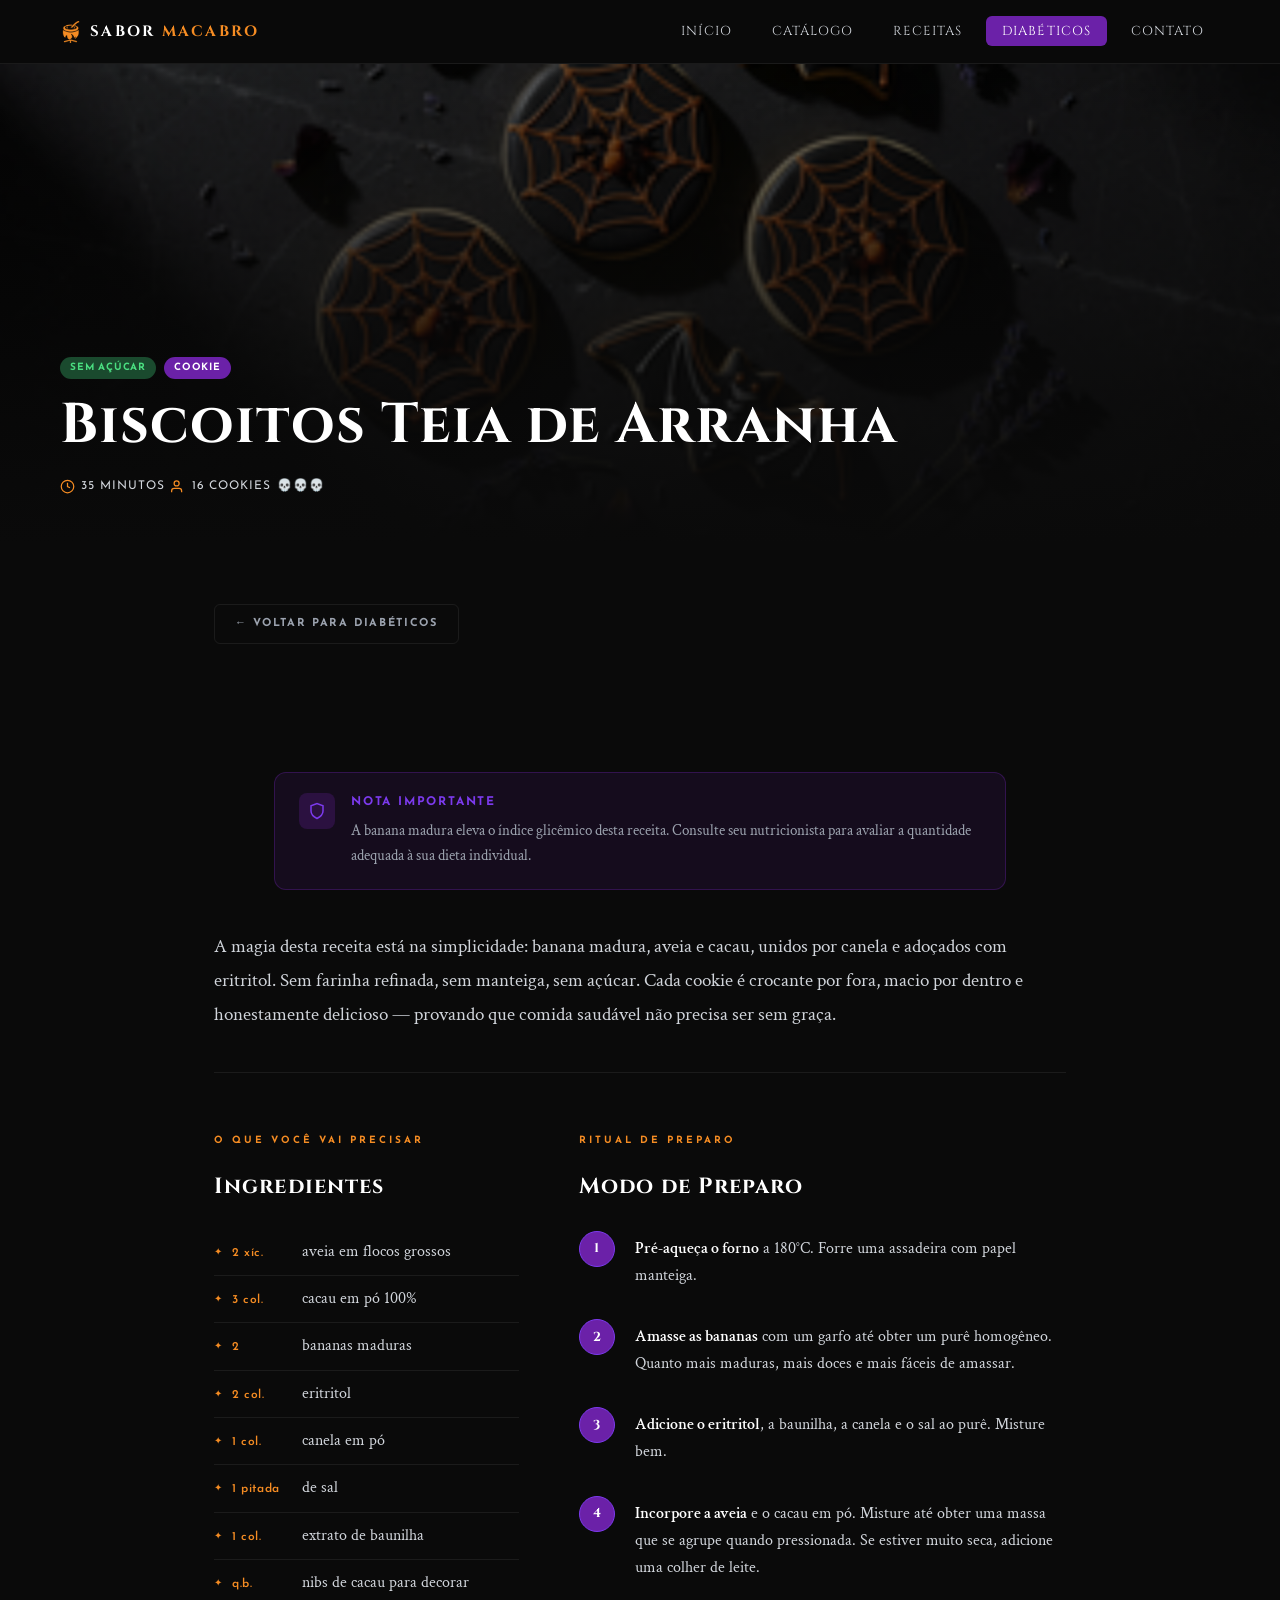
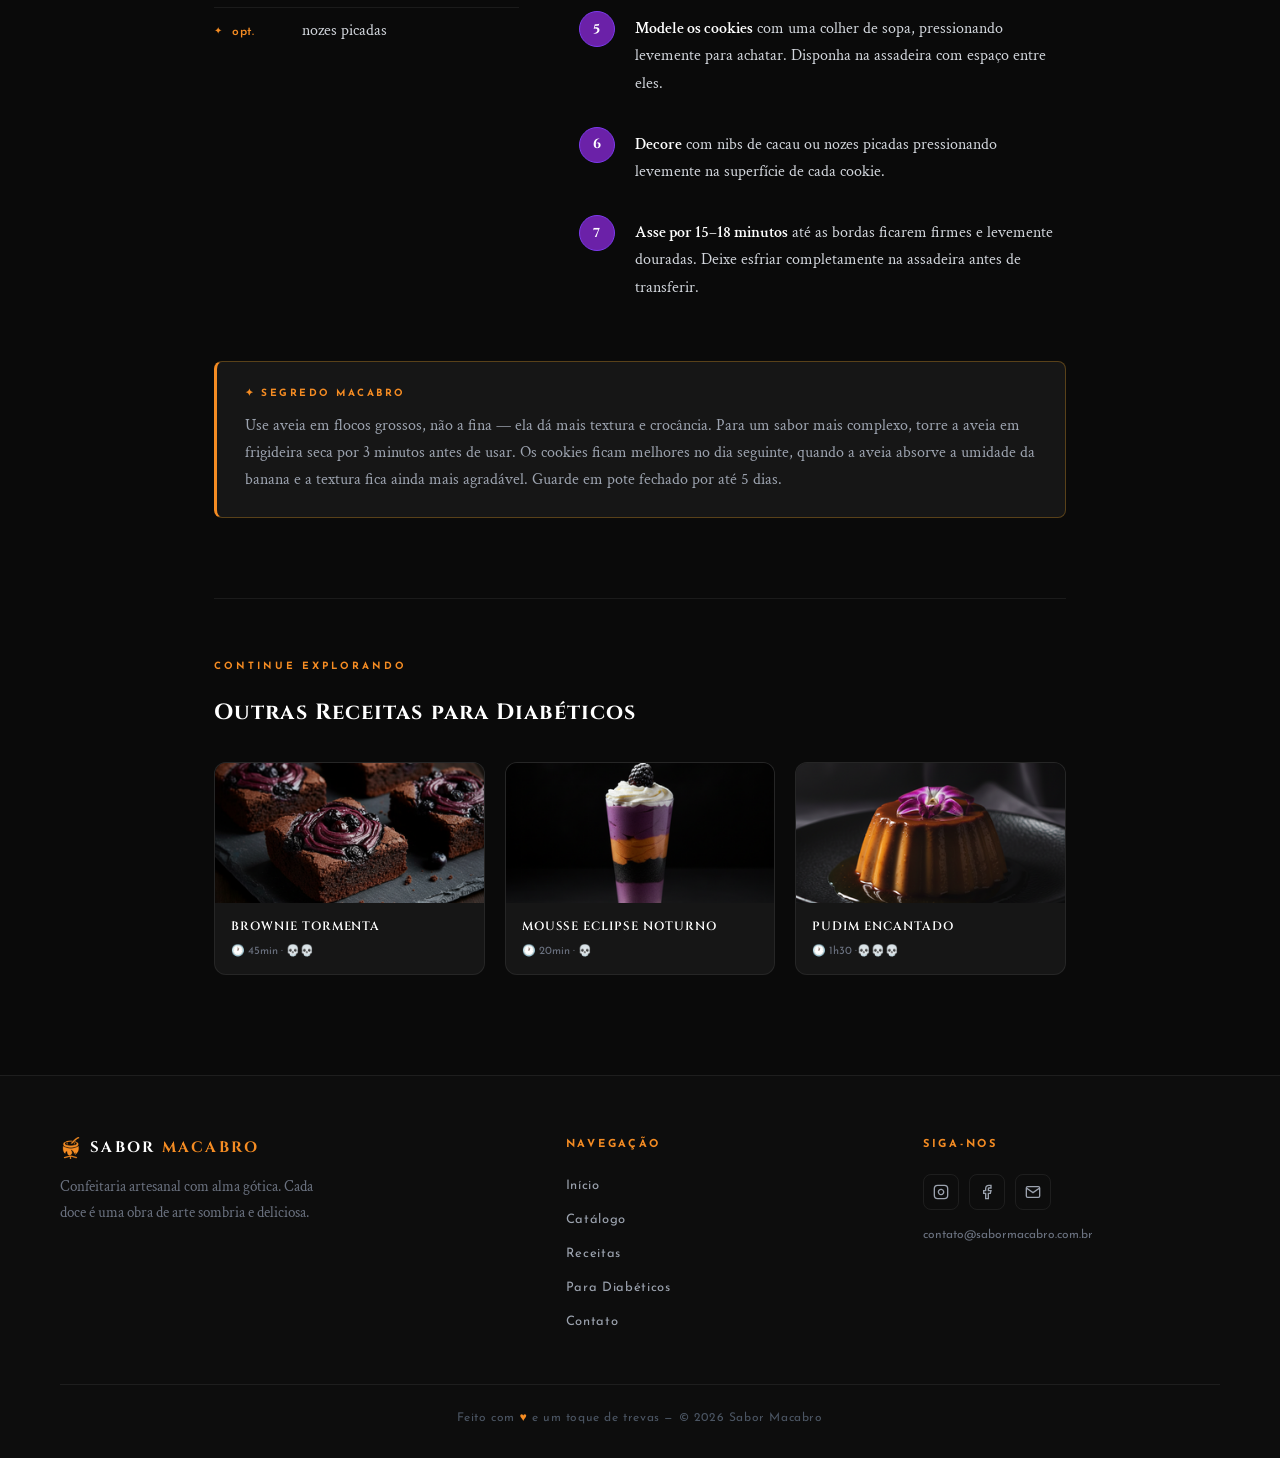
<file: pages/diabeticos/cookies-aveia-cacau.html>
<!DOCTYPE html>
<html lang="pt-BR">
<head>
  <meta charset="UTF-8" />
  <meta name="viewport" content="width=device-width, initial-scale=1.0" />
  <title>Cookies de Aveia e Cacau Sem Açúcar — Sabor Macabro</title>
  <link rel="stylesheet" href="../../css/style.css" />
  <link rel="stylesheet" href="../../css/receita-detalhe.css" />
  <link rel="stylesheet" href="../../css/diabeticos.css" />
</head>
<body>

  <nav class="navbar">
    <a href="../../index.html" class="navbar-logo">
      <img src="../../images/icon.png" alt="Logo" class="icon" />
      <span class="logo-text">SABOR <span>MACABRO</span></span>
    </a>
    <button class="menu-toggle" aria-label="Menu"><span></span><span></span><span></span></button>
    <ul class="navbar-nav">
      <li><a href="../../index.html">Início</a></li>
      <li><a href="../catalogo.html">Catálogo</a></li>
      <li><a href="../receitas.html">Receitas</a></li>
      <li><a href="../diabeticos.html" class="active">Diabéticos</a></li>
      <li><a href="../contato.html">Contato</a></li>
    </ul>
  </nav>

  <div class="receita-hero">
    <img src="../../images/biscoito.png" alt="Cookies de Aveia e Cacau" class="receita-hero-img" style="object-position:50% 80%;" />
    <div class="receita-hero-overlay"></div>
    <div class="receita-hero-content animate-up">
      <div class="receita-hero-tags">
        <span class="recipe-tag tag-semacucar">Sem Açúcar</span>
        <span class="recipe-tag tag-cookie">Cookie</span>
      </div>
      <h1 class="receita-hero-title">Biscoitos Teia de Arranha</h1>
      <div class="receita-hero-meta">
        <span class="receita-hero-meta-item">
          <svg viewBox="0 0 24 24" fill="none" stroke="currentColor" stroke-width="2"><circle cx="12" cy="12" r="10"/><polyline points="12,6 12,12 16,14"/></svg>
          35 minutos
        <span class="receita-hero-meta-item">
        <span class="receita-hero-meta-item">
          <svg viewBox="0 0 24 24" fill="none" stroke="currentColor" stroke-width="2"><path d="M17 21v-2a4 4 0 0 0-4-4H5a4 4 0 0 0-4 4v2"/><circle cx="9" cy="7" r="4"/></svg>
          16 cookies
        <span class="receita-hero-meta-item">💀💀💀</span>
      </div>
    </div>
  </div>

  <div class="receita-body">

    <a href="../diabeticos.html" class="btn-voltar animate-up">← Voltar para Diabéticos</a>

    <div class="nota-wrap animate-up" style="margin-bottom:40px;">
      <div class="nota-box">
        <div class="nota-icon">
          <svg viewBox="0 0 24 24" fill="none" stroke="currentColor" stroke-width="2"><path d="M12 22s8-4 8-10V5l-8-3-8 3v7c0 6 8 10 8 10z"/></svg>
        </div>
        <div>
          <p class="nota-title">Nota Importante</p>
          <p class="nota-desc">A banana madura eleva o índice glicêmico desta receita. Consulte seu nutricionista para avaliar a quantidade adequada à sua dieta individual.</p>
        </div>
      </div>
    </div>

    <p class="receita-intro animate-up">
      A magia desta receita está na simplicidade: banana madura, aveia e cacau, unidos por canela e adoçados com eritritol. Sem farinha refinada, sem manteiga, sem açúcar. Cada cookie é crocante por fora, macio por dentro e honestamente delicioso — provando que comida saudável não precisa ser sem graça.
    </p>

    <div class="receita-cols animate-up">
      <div>
        <span class="receita-section-label">O que você vai precisar</span>
        <h2 class="receita-section-title">Ingredientes</h2>
        <ul class="ingredientes-list">
          <li><span class="ingrediente-qty">2 xíc.</span> aveia em flocos grossos</li>
          <li><span class="ingrediente-qty">3 col.</span> cacau em pó 100%</li>
          <li><span class="ingrediente-qty">2</span> bananas maduras</li>
          <li><span class="ingrediente-qty">2 col.</span> eritritol</li>
          <li><span class="ingrediente-qty">1 col.</span> canela em pó</li>
          <li><span class="ingrediente-qty">1 pitada</span> de sal</li>
          <li><span class="ingrediente-qty">1 col.</span> extrato de baunilha</li>
          <li><span class="ingrediente-qty">q.b.</span> nibs de cacau para decorar</li>
          <li><span class="ingrediente-qty">opt.</span> nozes picadas</li>
        </ul>
      </div>

      <div>
        <span class="receita-section-label">Ritual de preparo</span>
        <h2 class="receita-section-title">Modo de Preparo</h2>
        <div class="preparo-steps">
          <div class="preparo-step">
            <div class="step-num">1</div>
            <p class="step-text"><strong>Pré-aqueça o forno</strong> a 180°C. Forre uma assadeira com papel manteiga.</p>
          </div>
          <div class="preparo-step">
            <div class="step-num">2</div>
            <p class="step-text"><strong>Amasse as bananas</strong> com um garfo até obter um purê homogêneo. Quanto mais maduras, mais doces e mais fáceis de amassar.</p>
          </div>
          <div class="preparo-step">
            <div class="step-num">3</div>
            <p class="step-text"><strong>Adicione o eritritol</strong>, a baunilha, a canela e o sal ao purê. Misture bem.</p>
          </div>
          <div class="preparo-step">
            <div class="step-num">4</div>
            <p class="step-text"><strong>Incorpore a aveia</strong> e o cacau em pó. Misture até obter uma massa que se agrupe quando pressionada. Se estiver muito seca, adicione uma colher de leite.</p>
          </div>
          <div class="preparo-step">
            <div class="step-num">5</div>
            <p class="step-text"><strong>Modele os cookies</strong> com uma colher de sopa, pressionando levemente para achatar. Disponha na assadeira com espaço entre eles.</p>
          </div>
          <div class="preparo-step">
            <div class="step-num">6</div>
            <p class="step-text"><strong>Decore</strong> com nibs de cacau ou nozes picadas pressionando levemente na superfície de cada cookie.</p>
          </div>
          <div class="preparo-step">
            <div class="step-num">7</div>
            <p class="step-text"><strong>Asse por 15–18 minutos</strong> até as bordas ficarem firmes e levemente douradas. Deixe esfriar completamente na assadeira antes de transferir.</p>
          </div>
        </div>
      </div>
    </div>

    <div class="receita-dica animate-up">
      <span class="dica-label">✦ Segredo Macabro</span>
      <p>Use aveia em flocos grossos, não a fina — ela dá mais textura e crocância. Para um sabor mais complexo, torre a aveia em frigideira seca por 3 minutos antes de usar. Os cookies ficam melhores no dia seguinte, quando a aveia absorve a umidade da banana e a textura fica ainda mais agradável. Guarde em pote fechado por até 5 dias.</p>
    </div>

    <div class="outras-receitas animate-up">
      <span class="receita-section-label">Continue explorando</span>
      <h2 class="receita-section-title">Outras Receitas para Diabéticos</h2>
      <div class="outras-grid">
        <a href="brownie-sem-acucar.html" class="outra-card">
          <img src="../../images/brownie.png" alt="Brownie" class="outra-card-img" />
          <div class="outra-card-body">
            <p class="outra-card-title">Brownie Tormenta</p>
            <p class="outra-card-meta">🕐 45min · 💀💀</p>
          </div>
        </a>
        <a href="mousse-chocolate-abacate.html" class="outra-card">
          <img src="../../images/shake.png" alt="Mousse" class="outra-card-img" style="object-position:-10% 0%;" />
          <div class="outra-card-body">
            <p class="outra-card-title">Mousse Eclipse Noturno</p>
            <p class="outra-card-meta">🕐 20min · 💀</p>
          </div>
        </a>
        <a href="pudim-coco-low-carb.html" class="outra-card">
          <img src="../../images/pudim.png" alt="Pudim" class="outra-card-img" style="object-position:5% 50%;" />
          <div class="outra-card-body">
            <p class="outra-card-title">Pudim Encantado</p>
            <p class="outra-card-meta">🕐 1h30 ·💀💀💀</p>
          </div>
        </a>
      </div>
    </div>
  </div>

  <footer>
    <div class="footer-grid">
      <div class="footer-brand">
        <div class="navbar-logo" style="margin-bottom:14px;">
          <img src="../../images/icon.png" alt="Logo" class="icon" />
          <span class="logo-text">SABOR <span>MACABRO</span></span>
        </div>
        <p>Confeitaria artesanal com alma gótica. Cada doce é uma obra de arte sombria e deliciosa.</p>
      </div>
      <div>
        <p class="footer-title">Navegação</p>
        <ul class="footer-links">
          <li><a href="../../index.html">Início</a></li>
          <li><a href="../catalogo.html">Catálogo</a></li>
          <li><a href="../receitas.html">Receitas</a></li>
          <li><a href="../diabeticos.html">Para Diabéticos</a></li>
          <li><a href="../contato.html">Contato</a></li>
        </ul>
      </div>
      <div>
        <p class="footer-title">Siga-nos</p>
        <div class="social-icons">
          <a href="#" class="social-icon"><svg width="16" height="16" viewBox="0 0 24 24" fill="none" stroke="currentColor" stroke-width="2"><rect x="2" y="2" width="20" height="20" rx="5"/><path d="M16 11.37A4 4 0 1112.63 8 4 4 0 0116 11.37z"/><line x1="17.5" y1="6.5" x2="17.51" y2="6.5"/></svg></a>
          <a href="#" class="social-icon"><svg width="16" height="16" viewBox="0 0 24 24" fill="none" stroke="currentColor" stroke-width="2"><path d="M18 2h-3a5 5 0 00-5 5v3H7v4h3v8h4v-8h3l1-4h-4V7a1 1 0 011-1h3z"/></svg></a>
          <a href="#" class="social-icon"><svg width="16" height="16" viewBox="0 0 24 24" fill="none" stroke="currentColor" stroke-width="2"><path d="M4 4h16c1.1 0 2 .9 2 2v12c0 1.1-.9 2-2 2H4c-1.1 0-2-.9-2-2V6c0-1.1.9-2 2-2z"/><polyline points="22,6 12,13 2,6"/></svg></a>
        </div>
        <p class="social-email">contato@sabormacabro.com.br</p>
      </div>
    </div>
    <div class="footer-bottom">Feito com <span class="heart">♥</span> e um toque de trevas — © 2026 Sabor Macabro</div>
  </footer>

  <script src="../../js/main.js"></script>
  <script>
    document.addEventListener('DOMContentLoaded', () => {
      document.querySelectorAll('.animate-up').forEach((el, i) => {
        setTimeout(() => el.classList.add('visible'), i * 150);
      });
    });
  </script>
</body>
</html>
</file>
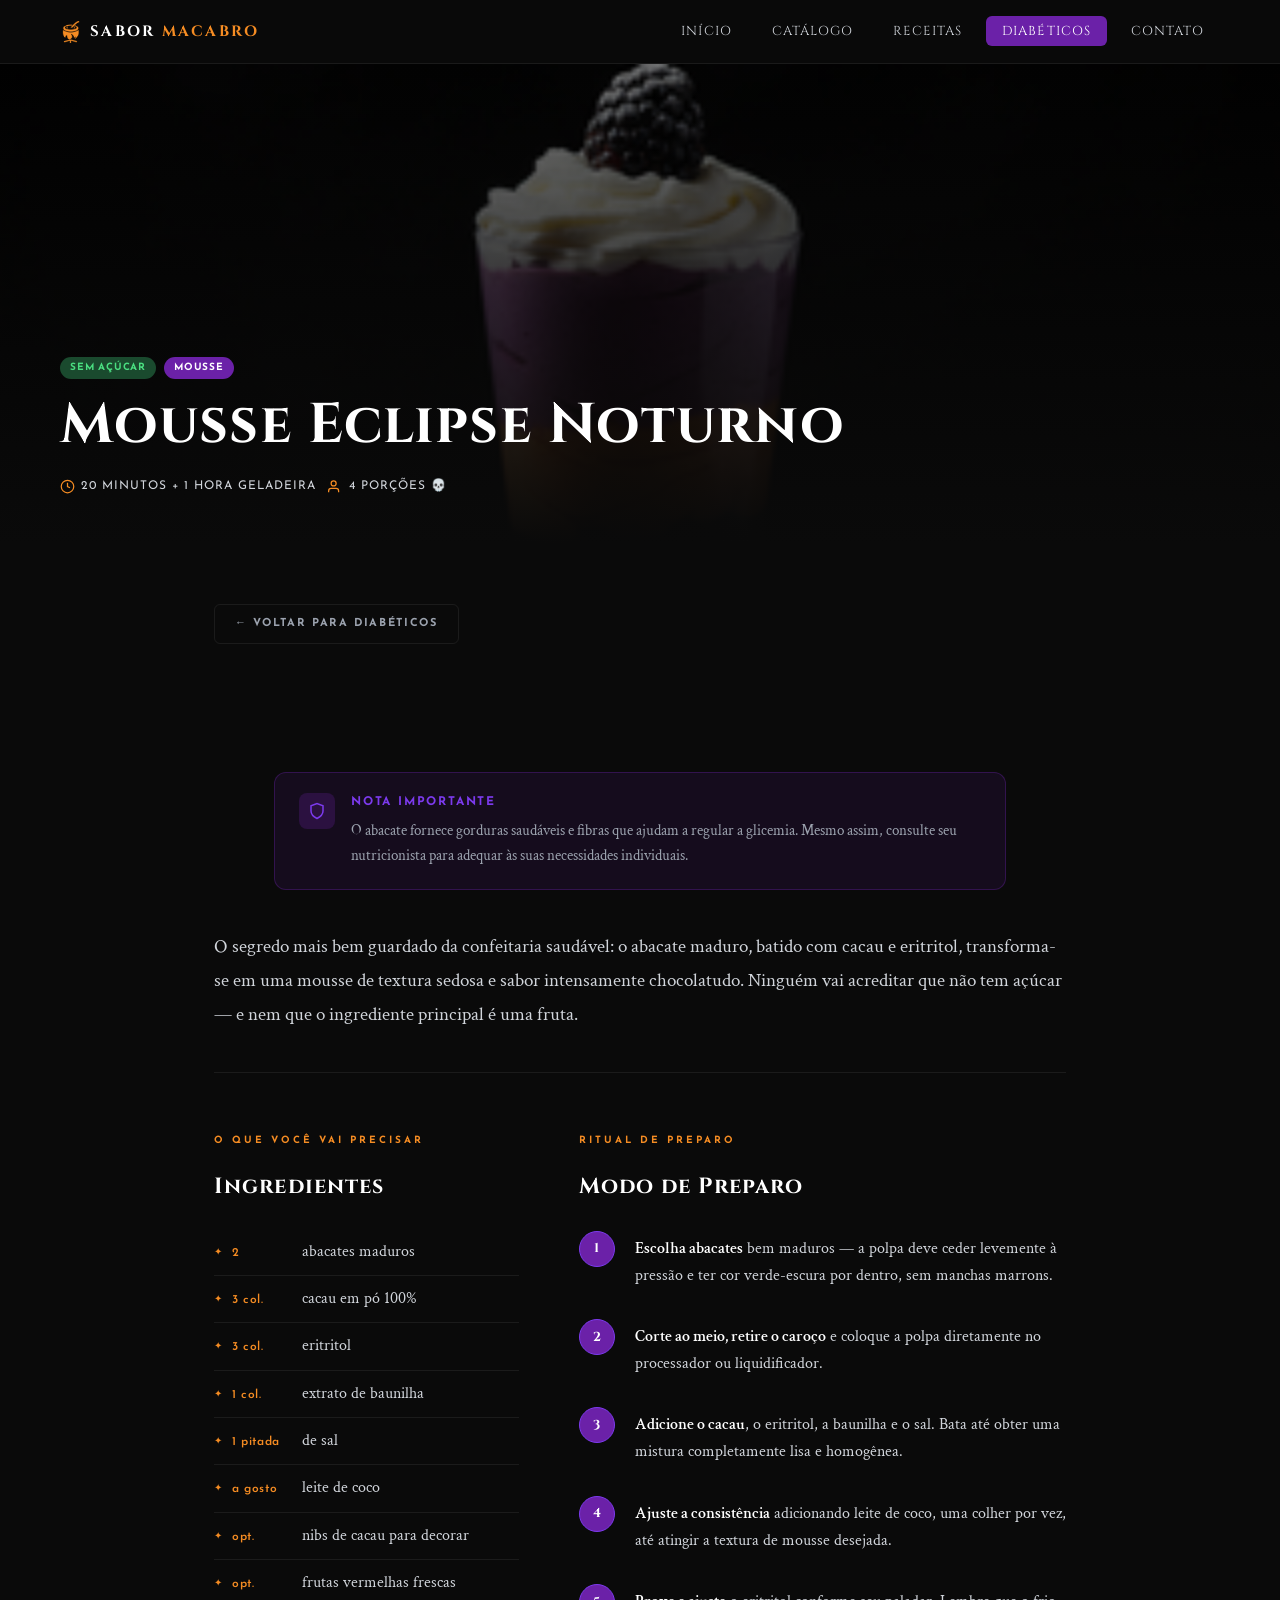
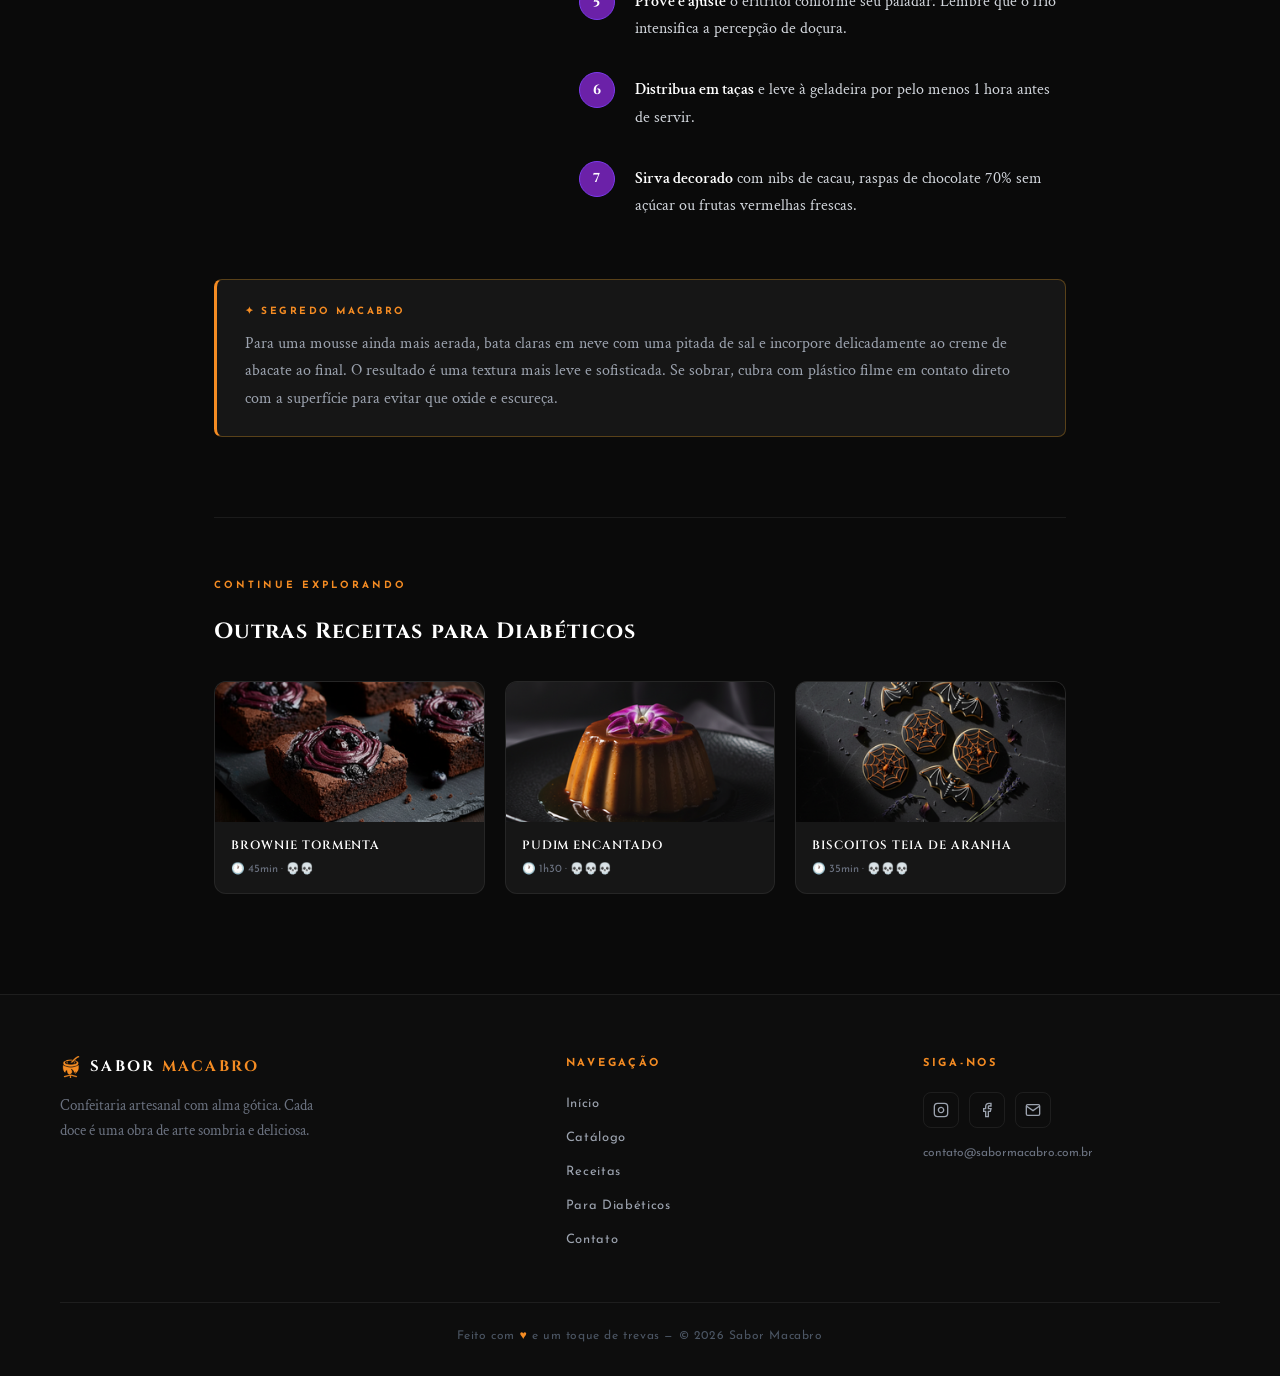
<file: pages/diabeticos/mousse-chocolate-abacate.html>
<!DOCTYPE html>
<html lang="pt-BR">
<head>
  <meta charset="UTF-8" />
  <meta name="viewport" content="width=device-width, initial-scale=1.0" />
  <title>Mousse de Chocolate e Abacate Zero Açúcar — Sabor Macabro</title>
  <link rel="stylesheet" href="../../css/style.css" />
  <link rel="stylesheet" href="../../css/receita-detalhe.css" />
  <link rel="stylesheet" href="../../css/diabeticos.css" />
</head>
<body>

  <nav class="navbar">
    <a href="../../index.html" class="navbar-logo">
      <img src="../../images/icon.png" alt="Logo" class="icon" />
      <span class="logo-text">SABOR <span>MACABRO</span></span>
    </a>
    <button class="menu-toggle" aria-label="Menu"><span></span><span></span><span></span></button>
    <ul class="navbar-nav">
      <li><a href="../../index.html">Início</a></li>
      <li><a href="../catalogo.html">Catálogo</a></li>
      <li><a href="../receitas.html">Receitas</a></li>
      <li><a href="../diabeticos.html" class="active">Diabéticos</a></li>
      <li><a href="../contato.html">Contato</a></li>
    </ul>
  </nav>

  <div class="receita-hero">
    <img src="../../images/shake.png" alt="Mousse de Chocolate e Abacate" class="receita-hero-img" style="object-position:-10% 0%;" />
    <div class="receita-hero-overlay"></div>
    <div class="receita-hero-content animate-up">
      <div class="receita-hero-tags">
        <span class="recipe-tag tag-semacucar">Sem Açúcar</span>
        <span class="recipe-tag tag-mousse">Mousse</span>
      </div>
      <h1 class="receita-hero-title">Mousse Eclipse Noturno</h1>
      <div class="receita-hero-meta">
        <span class="receita-hero-meta-item">
          <svg viewBox="0 0 24 24" fill="none" stroke="currentColor" stroke-width="2"><circle cx="12" cy="12" r="10"/><polyline points="12,6 12,12 16,14"/></svg>
          20 Minutos + 1 Hora geladeira
        <span class="receita-hero-meta-item">
        </span>
        <span class="receita-hero-meta-item">
          <svg viewBox="0 0 24 24" fill="none" stroke="currentColor" stroke-width="2"><path d="M17 21v-2a4 4 0 0 0-4-4H5a4 4 0 0 0-4 4v2"/><circle cx="9" cy="7" r="4"/></svg>
          4 porções
        <span class="receita-hero-meta-item">💀</span>
      </div>
    </div>
  </div>

  <div class="receita-body">

    <a href="../diabeticos.html" class="btn-voltar animate-up">← Voltar para Diabéticos</a>

    <div class="nota-wrap animate-up" style="margin-bottom:40px;">
      <div class="nota-box">
        <div class="nota-icon">
          <svg viewBox="0 0 24 24" fill="none" stroke="currentColor" stroke-width="2"><path d="M12 22s8-4 8-10V5l-8-3-8 3v7c0 6 8 10 8 10z"/></svg>
        </div>
        <div>
          <p class="nota-title">Nota Importante</p>
          <p class="nota-desc">O abacate fornece gorduras saudáveis e fibras que ajudam a regular a glicemia. Mesmo assim, consulte seu nutricionista para adequar às suas necessidades individuais.</p>
        </div>
      </div>
    </div>

    <p class="receita-intro animate-up">
      O segredo mais bem guardado da confeitaria saudável: o abacate maduro, batido com cacau e eritritol, transforma-se em uma mousse de textura sedosa e sabor intensamente chocolatudo. Ninguém vai acreditar que não tem açúcar — e nem que o ingrediente principal é uma fruta.
    </p>

    <div class="receita-cols animate-up">
      <div>
        <span class="receita-section-label">O que você vai precisar</span>
        <h2 class="receita-section-title">Ingredientes</h2>
        <ul class="ingredientes-list">
          <li><span class="ingrediente-qty">2</span> abacates maduros</li>
          <li><span class="ingrediente-qty">3 col.</span> cacau em pó 100%</li>
          <li><span class="ingrediente-qty">3 col.</span> eritritol</li>
          <li><span class="ingrediente-qty">1 col.</span> extrato de baunilha</li>
          <li><span class="ingrediente-qty">1 pitada</span> de sal</li>
          <li><span class="ingrediente-qty">a gosto</span> leite de coco</li>
          <li><span class="ingrediente-qty">opt.</span> nibs de cacau para decorar</li>
          <li><span class="ingrediente-qty">opt.</span> frutas vermelhas frescas</li>
        </ul>
      </div>

      <div>
        <span class="receita-section-label">Ritual de preparo</span>
        <h2 class="receita-section-title">Modo de Preparo</h2>
        <div class="preparo-steps">
          <div class="preparo-step">
            <div class="step-num">1</div>
            <p class="step-text"><strong>Escolha abacates</strong> bem maduros — a polpa deve ceder levemente à pressão e ter cor verde-escura por dentro, sem manchas marrons.</p>
          </div>
          <div class="preparo-step">
            <div class="step-num">2</div>
            <p class="step-text"><strong>Corte ao meio, retire o caroço</strong> e coloque a polpa diretamente no processador ou liquidificador.</p>
          </div>
          <div class="preparo-step">
            <div class="step-num">3</div>
            <p class="step-text"><strong>Adicione o cacau</strong>, o eritritol, a baunilha e o sal. Bata até obter uma mistura completamente lisa e homogênea.</p>
          </div>
          <div class="preparo-step">
            <div class="step-num">4</div>
            <p class="step-text"><strong>Ajuste a consistência</strong> adicionando leite de coco, uma colher por vez, até atingir a textura de mousse desejada.</p>
          </div>
          <div class="preparo-step">
            <div class="step-num">5</div>
            <p class="step-text"><strong>Prove e ajuste</strong> o eritritol conforme seu paladar. Lembre que o frio intensifica a percepção de doçura.</p>
          </div>
          <div class="preparo-step">
            <div class="step-num">6</div>
            <p class="step-text"><strong>Distribua em taças</strong> e leve à geladeira por pelo menos 1 hora antes de servir.</p>
          </div>
          <div class="preparo-step">
            <div class="step-num">7</div>
            <p class="step-text"><strong>Sirva decorado</strong> com nibs de cacau, raspas de chocolate 70% sem açúcar ou frutas vermelhas frescas.</p>
          </div>
        </div>
      </div>
    </div>

    <div class="receita-dica animate-up">
      <span class="dica-label">✦ Segredo Macabro</span>
      <p>Para uma mousse ainda mais aerada, bata claras em neve com uma pitada de sal e incorpore delicadamente ao creme de abacate ao final. O resultado é uma textura mais leve e sofisticada. Se sobrar, cubra com plástico filme em contato direto com a superfície para evitar que oxide e escureça.</p>
    </div>

    <div class="outras-receitas animate-up">
      <span class="receita-section-label">Continue explorando</span>
      <h2 class="receita-section-title">Outras Receitas para Diabéticos</h2>
      <div class="outras-grid">
        <a href="brownie-sem-acucar.html" class="outra-card">
          <img src="../../images/brownie.png" alt="Brownie Sem Açúcar" class="outra-card-img" />
          <div class="outra-card-body">
            <p class="outra-card-title">Brownie Tormenta</p>
            <p class="outra-card-meta">🕐 45min · 💀💀</p>
          </div>
        </a>
        <a href="pudim-coco-low-carb.html" class="outra-card">
          <img src="../../images/pudim.png" alt="Pudim de Coco Low Carb" class="outra-card-img" style="object-position:5% 50%;" />
          <div class="outra-card-body">
            <p class="outra-card-title">Pudim Encantado</p>
            <p class="outra-card-meta">🕐 1h30 · 💀💀💀</p>
          </div>
        </a>
        <a href="cookies-aveia-cacau.html" class="outra-card">
          <img src="../../images/biscoito.png" alt="Cookies de Aveia e Cacau" class="outra-card-img" style="object-position:50% 80%;" />
          <div class="outra-card-body">
            <p class="outra-card-title">Biscoitos Teia de Aranha</p>
            <p class="outra-card-meta">🕐 35min ·  💀💀💀</p>
          </div>
        </a>
      </div>
    </div>
  </div>

  <footer>
    <div class="footer-grid">
      <div class="footer-brand">
        <div class="navbar-logo" style="margin-bottom:14px;">
          <img src="../../images/icon.png" alt="Logo" class="icon" />
          <span class="logo-text">SABOR <span>MACABRO</span></span>
        </div>
        <p>Confeitaria artesanal com alma gótica. Cada doce é uma obra de arte sombria e deliciosa.</p>
      </div>
      <div>
        <p class="footer-title">Navegação</p>
        <ul class="footer-links">
          <li><a href="../../index.html">Início</a></li>
          <li><a href="../catalogo.html">Catálogo</a></li>
          <li><a href="../receitas.html">Receitas</a></li>
          <li><a href="../diabeticos.html">Para Diabéticos</a></li>
          <li><a href="../contato.html">Contato</a></li>
        </ul>
      </div>
      <div>
        <p class="footer-title">Siga-nos</p>
        <div class="social-icons">
          <a href="#" class="social-icon"><svg width="16" height="16" viewBox="0 0 24 24" fill="none" stroke="currentColor" stroke-width="2"><rect x="2" y="2" width="20" height="20" rx="5"/><path d="M16 11.37A4 4 0 1112.63 8 4 4 0 0116 11.37z"/><line x1="17.5" y1="6.5" x2="17.51" y2="6.5"/></svg></a>
          <a href="#" class="social-icon"><svg width="16" height="16" viewBox="0 0 24 24" fill="none" stroke="currentColor" stroke-width="2"><path d="M18 2h-3a5 5 0 00-5 5v3H7v4h3v8h4v-8h3l1-4h-4V7a1 1 0 011-1h3z"/></svg></a>
          <a href="#" class="social-icon"><svg width="16" height="16" viewBox="0 0 24 24" fill="none" stroke="currentColor" stroke-width="2"><path d="M4 4h16c1.1 0 2 .9 2 2v12c0 1.1-.9 2-2 2H4c-1.1 0-2-.9-2-2V6c0-1.1.9-2 2-2z"/><polyline points="22,6 12,13 2,6"/></svg></a>
        </div>
        <p class="social-email">contato@sabormacabro.com.br</p>
      </div>
    </div>
    <div class="footer-bottom">Feito com <span class="heart">♥</span> e um toque de trevas — © 2026 Sabor Macabro</div>
  </footer>

  <script src="../../js/main.js"></script>
  <script>
    document.addEventListener('DOMContentLoaded', () => {
      document.querySelectorAll('.animate-up').forEach((el, i) => {
        setTimeout(() => el.classList.add('visible'), i * 150);
      });
    });
  </script>
</body>
</html>
</file>
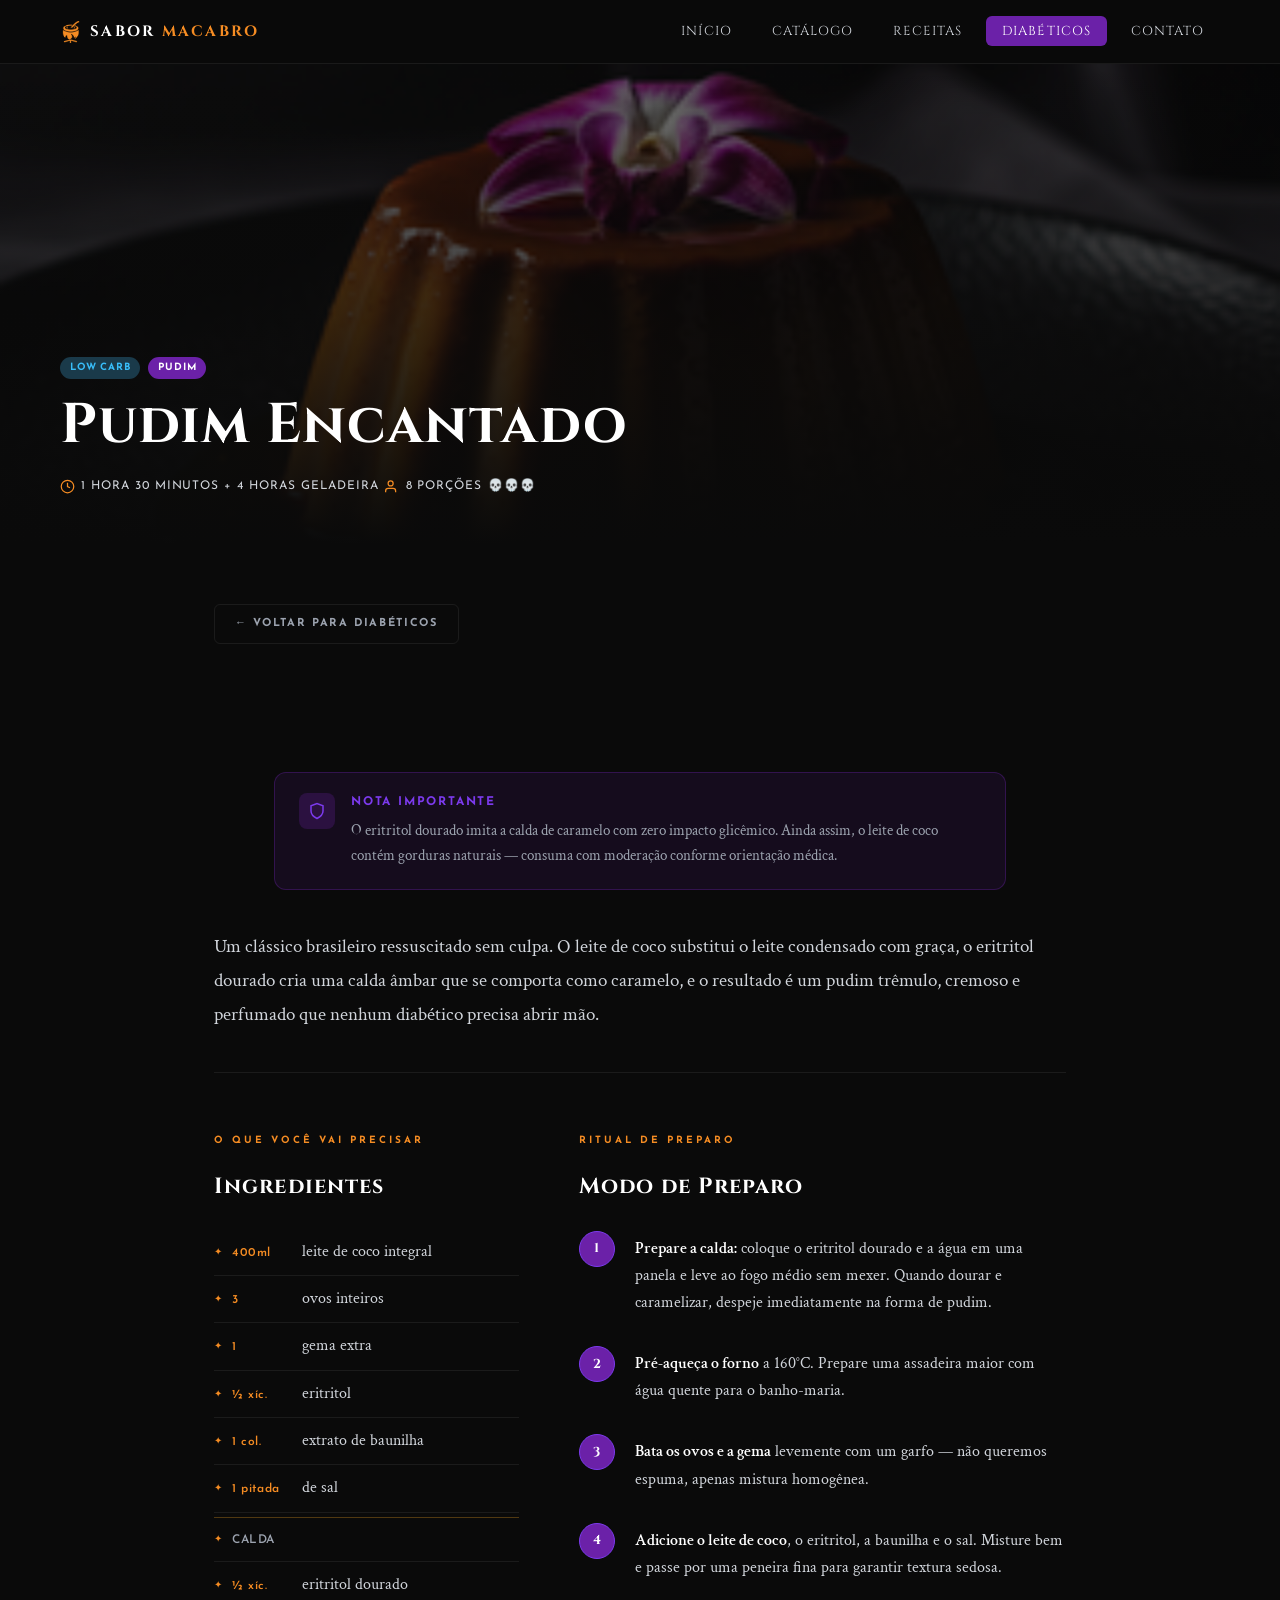
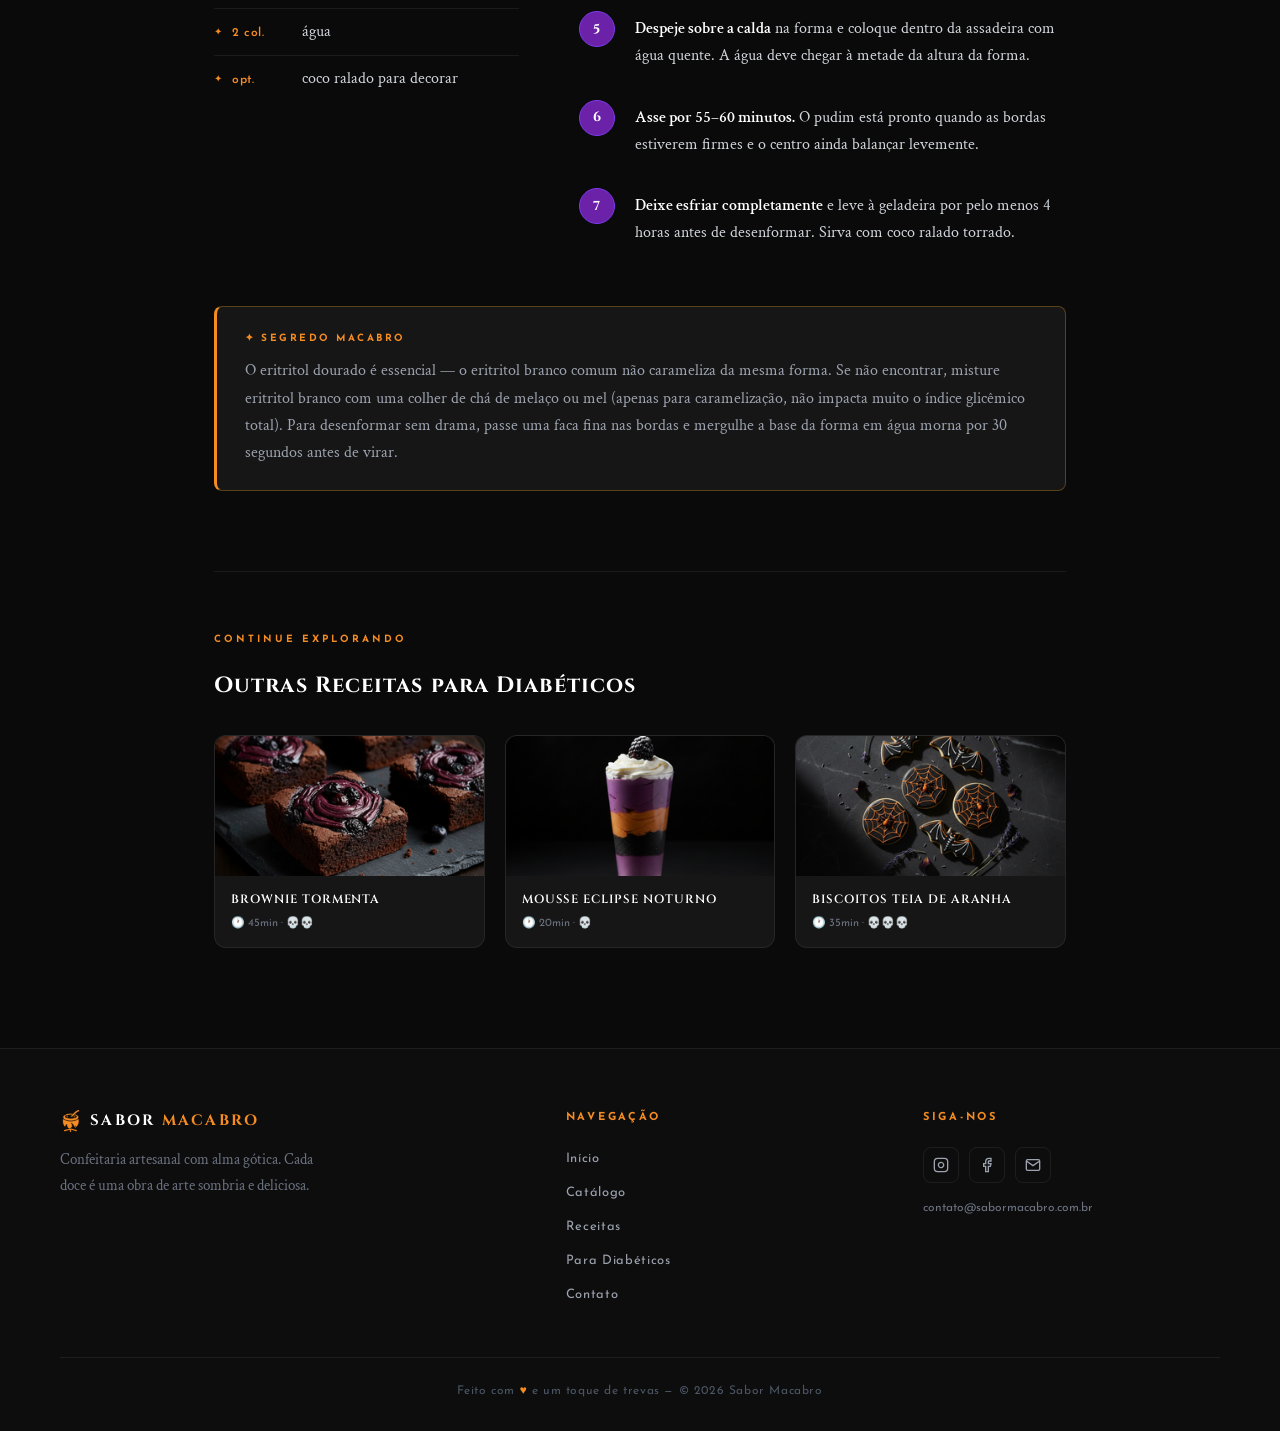
<file: pages/diabeticos/pudim-coco-low-carb.html>
<!DOCTYPE html>
<html lang="pt-BR">
<head>
  <meta charset="UTF-8" />
  <meta name="viewport" content="width=device-width, initial-scale=1.0" />
  <title>Pudim de Coco Low Carb — Sabor Macabro</title>
  <link rel="stylesheet" href="../../css/style.css" />
  <link rel="stylesheet" href="../../css/receita-detalhe.css" />
  <link rel="stylesheet" href="../../css/diabeticos.css" />
</head>
<body>

  <nav class="navbar">
    <a href="../../index.html" class="navbar-logo">
      <img src="../../images/icon.png" alt="Logo" class="icon" />
      <span class="logo-text">SABOR <span>MACABRO</span></span>
    </a>
    <button class="menu-toggle" aria-label="Menu"><span></span><span></span><span></span></button>
    <ul class="navbar-nav">
      <li><a href="../../index.html">Início</a></li>
      <li><a href="../catalogo.html">Catálogo</a></li>
      <li><a href="../receitas.html">Receitas</a></li>
      <li><a href="../diabeticos.html" class="active">Diabéticos</a></li>
      <li><a href="../contato.html">Contato</a></li>
    </ul>
  </nav>

  <div class="receita-hero">
    <img src="../../images/pudim.png" alt="Pudim de Coco Low Carb" class="receita-hero-img" style="object-position:5% 50%;" />
    <div class="receita-hero-overlay"></div>
    <div class="receita-hero-content animate-up">
      <div class="receita-hero-tags">
        <span class="recipe-tag tag-lowcarb">Low Carb</span>
        <span class="recipe-tag tag-pudim">Pudim</span>
      </div>
      <h1 class="receita-hero-title">Pudim Encantado</h1>
      <div class="receita-hero-meta">
        <span class="receita-hero-meta-item">
          <svg viewBox="0 0 24 24" fill="none" stroke="currentColor" stroke-width="2"><circle cx="12" cy="12" r="10"/><polyline points="12,6 12,12 16,14"/></svg>
          1 Hora 30 Minutos + 4 Horas geladeira
        <span class="receita-hero-meta-item">
        <span class="receita-hero-meta-item">
          <svg viewBox="0 0 24 24" fill="none" stroke="currentColor" stroke-width="2"><path d="M17 21v-2a4 4 0 0 0-4-4H5a4 4 0 0 0-4 4v2"/><circle cx="9" cy="7" r="4"/></svg>
          8 porções
        <span class="receita-hero-meta-item">💀💀💀</span>
      </div>
    </div>
  </div>

  <div class="receita-body">

    <a href="../diabeticos.html" class="btn-voltar animate-up">← Voltar para Diabéticos</a>

    <div class="nota-wrap animate-up" style="margin-bottom:40px;">
      <div class="nota-box">
        <div class="nota-icon">
          <svg viewBox="0 0 24 24" fill="none" stroke="currentColor" stroke-width="2"><path d="M12 22s8-4 8-10V5l-8-3-8 3v7c0 6 8 10 8 10z"/></svg>
        </div>
        <div>
          <p class="nota-title">Nota Importante</p>
          <p class="nota-desc">O eritritol dourado imita a calda de caramelo com zero impacto glicêmico. Ainda assim, o leite de coco contém gorduras naturais — consuma com moderação conforme orientação médica.</p>
        </div>
      </div>
    </div>

    <p class="receita-intro animate-up">
      Um clássico brasileiro ressuscitado sem culpa. O leite de coco substitui o leite condensado com graça, o eritritol dourado cria uma calda âmbar que se comporta como caramelo, e o resultado é um pudim trêmulo, cremoso e perfumado que nenhum diabético precisa abrir mão.
    </p>

    <div class="receita-cols animate-up">
      <div>
        <span class="receita-section-label">O que você vai precisar</span>
        <h2 class="receita-section-title">Ingredientes</h2>
        <ul class="ingredientes-list">
          <li><span class="ingrediente-qty">400ml</span> leite de coco integral</li>
          <li><span class="ingrediente-qty">3</span> ovos inteiros</li>
          <li><span class="ingrediente-qty">1</span> gema extra</li>
          <li><span class="ingrediente-qty">½ xíc.</span> eritritol</li>
          <li><span class="ingrediente-qty">1 col.</span> extrato de baunilha</li>
          <li><span class="ingrediente-qty">1 pitada</span> de sal</li>
          <li style="border-top: 1px solid var(--border-orange); padding-top:14px; margin-top:4px;"><span class="ingrediente-qty" style="color:var(--gray-400);">CALDA</span></li>
          <li><span class="ingrediente-qty">½ xíc.</span> eritritol dourado</li>
          <li><span class="ingrediente-qty">2 col.</span> água</li>
          <li><span class="ingrediente-qty">opt.</span> coco ralado para decorar</li>
        </ul>
      </div>

      <div>
        <span class="receita-section-label">Ritual de preparo</span>
        <h2 class="receita-section-title">Modo de Preparo</h2>
        <div class="preparo-steps">
          <div class="preparo-step">
            <div class="step-num">1</div>
            <p class="step-text"><strong>Prepare a calda:</strong> coloque o eritritol dourado e a água em uma panela e leve ao fogo médio sem mexer. Quando dourar e caramelizar, despeje imediatamente na forma de pudim.</p>
          </div>
          <div class="preparo-step">
            <div class="step-num">2</div>
            <p class="step-text"><strong>Pré-aqueça o forno</strong> a 160°C. Prepare uma assadeira maior com água quente para o banho-maria.</p>
          </div>
          <div class="preparo-step">
            <div class="step-num">3</div>
            <p class="step-text"><strong>Bata os ovos e a gema</strong> levemente com um garfo — não queremos espuma, apenas mistura homogênea.</p>
          </div>
          <div class="preparo-step">
            <div class="step-num">4</div>
            <p class="step-text"><strong>Adicione o leite de coco</strong>, o eritritol, a baunilha e o sal. Misture bem e passe por uma peneira fina para garantir textura sedosa.</p>
          </div>
          <div class="preparo-step">
            <div class="step-num">5</div>
            <p class="step-text"><strong>Despeje sobre a calda</strong> na forma e coloque dentro da assadeira com água quente. A água deve chegar à metade da altura da forma.</p>
          </div>
          <div class="preparo-step">
            <div class="step-num">6</div>
            <p class="step-text"><strong>Asse por 55–60 minutos.</strong> O pudim está pronto quando as bordas estiverem firmes e o centro ainda balançar levemente.</p>
          </div>
          <div class="preparo-step">
            <div class="step-num">7</div>
            <p class="step-text"><strong>Deixe esfriar completamente</strong> e leve à geladeira por pelo menos 4 horas antes de desenformar. Sirva com coco ralado torrado.</p>
          </div>
        </div>
      </div>
    </div>

    <div class="receita-dica animate-up">
      <span class="dica-label">✦ Segredo Macabro</span>
      <p>O eritritol dourado é essencial — o eritritol branco comum não carameliza da mesma forma. Se não encontrar, misture eritritol branco com uma colher de chá de melaço ou mel (apenas para caramelização, não impacta muito o índice glicêmico total). Para desenformar sem drama, passe uma faca fina nas bordas e mergulhe a base da forma em água morna por 30 segundos antes de virar.</p>
    </div>

    <div class="outras-receitas animate-up">
      <span class="receita-section-label">Continue explorando</span>
      <h2 class="receita-section-title">Outras Receitas para Diabéticos</h2>
      <div class="outras-grid">
        <a href="brownie-sem-acucar.html" class="outra-card">
          <img src="../../images/brownie.png" alt="Brownie" class="outra-card-img" />
          <div class="outra-card-body">
            <p class="outra-card-title">Brownie Tormenta</p>
            <p class="outra-card-meta">🕐 45min · 💀💀</p>
          </div>
        </a>
        <a href="mousse-chocolate-abacate.html" class="outra-card">
          <img src="../../images/shake.png" alt="Mousse" class="outra-card-img" style="object-position:-10% 0%;" />
          <div class="outra-card-body">
            <p class="outra-card-title">Mousse Eclipse Noturno</p>
            <p class="outra-card-meta">🕐 20min · 💀</p>
          </div>
        </a>
        <a href="cookies-aveia-cacau.html" class="outra-card">
          <img src="../../images/biscoito.png" alt="Cookies" class="outra-card-img" style="object-position:50% 80%;" />
          <div class="outra-card-body">
            <p class="outra-card-title">Biscoitos Teia de Aranha</p>
            <p class="outra-card-meta">🕐 35min · 💀💀💀</p>
          </div>
        </a>
      </div>
    </div>
  </div>

  <footer>
    <div class="footer-grid">
      <div class="footer-brand">
        <div class="navbar-logo" style="margin-bottom:14px;">
          <img src="../../images/icon.png" alt="Logo" class="icon" />
          <span class="logo-text">SABOR <span>MACABRO</span></span>
        </div>
        <p>Confeitaria artesanal com alma gótica. Cada doce é uma obra de arte sombria e deliciosa.</p>
      </div>
      <div>
        <p class="footer-title">Navegação</p>
        <ul class="footer-links">
          <li><a href="../../index.html">Início</a></li>
          <li><a href="../catalogo.html">Catálogo</a></li>
          <li><a href="../receitas.html">Receitas</a></li>
          <li><a href="../diabeticos.html">Para Diabéticos</a></li>
          <li><a href="../contato.html">Contato</a></li>
        </ul>
      </div>
      <div>
        <p class="footer-title">Siga-nos</p>
        <div class="social-icons">
          <a href="#" class="social-icon"><svg width="16" height="16" viewBox="0 0 24 24" fill="none" stroke="currentColor" stroke-width="2"><rect x="2" y="2" width="20" height="20" rx="5"/><path d="M16 11.37A4 4 0 1112.63 8 4 4 0 0116 11.37z"/><line x1="17.5" y1="6.5" x2="17.51" y2="6.5"/></svg></a>
          <a href="#" class="social-icon"><svg width="16" height="16" viewBox="0 0 24 24" fill="none" stroke="currentColor" stroke-width="2"><path d="M18 2h-3a5 5 0 00-5 5v3H7v4h3v8h4v-8h3l1-4h-4V7a1 1 0 011-1h3z"/></svg></a>
          <a href="#" class="social-icon"><svg width="16" height="16" viewBox="0 0 24 24" fill="none" stroke="currentColor" stroke-width="2"><path d="M4 4h16c1.1 0 2 .9 2 2v12c0 1.1-.9 2-2 2H4c-1.1 0-2-.9-2-2V6c0-1.1.9-2 2-2z"/><polyline points="22,6 12,13 2,6"/></svg></a>
        </div>
        <p class="social-email">contato@sabormacabro.com.br</p>
      </div>
    </div>
    <div class="footer-bottom">Feito com <span class="heart">♥</span> e um toque de trevas — © 2026 Sabor Macabro</div>
  </footer>

  <script src="../../js/main.js"></script>
  <script>
    document.addEventListener('DOMContentLoaded', () => {
      document.querySelectorAll('.animate-up').forEach((el, i) => {
        setTimeout(() => el.classList.add('visible'), i * 150);
      });
    });
  </script>
</body>
</html>
</file>
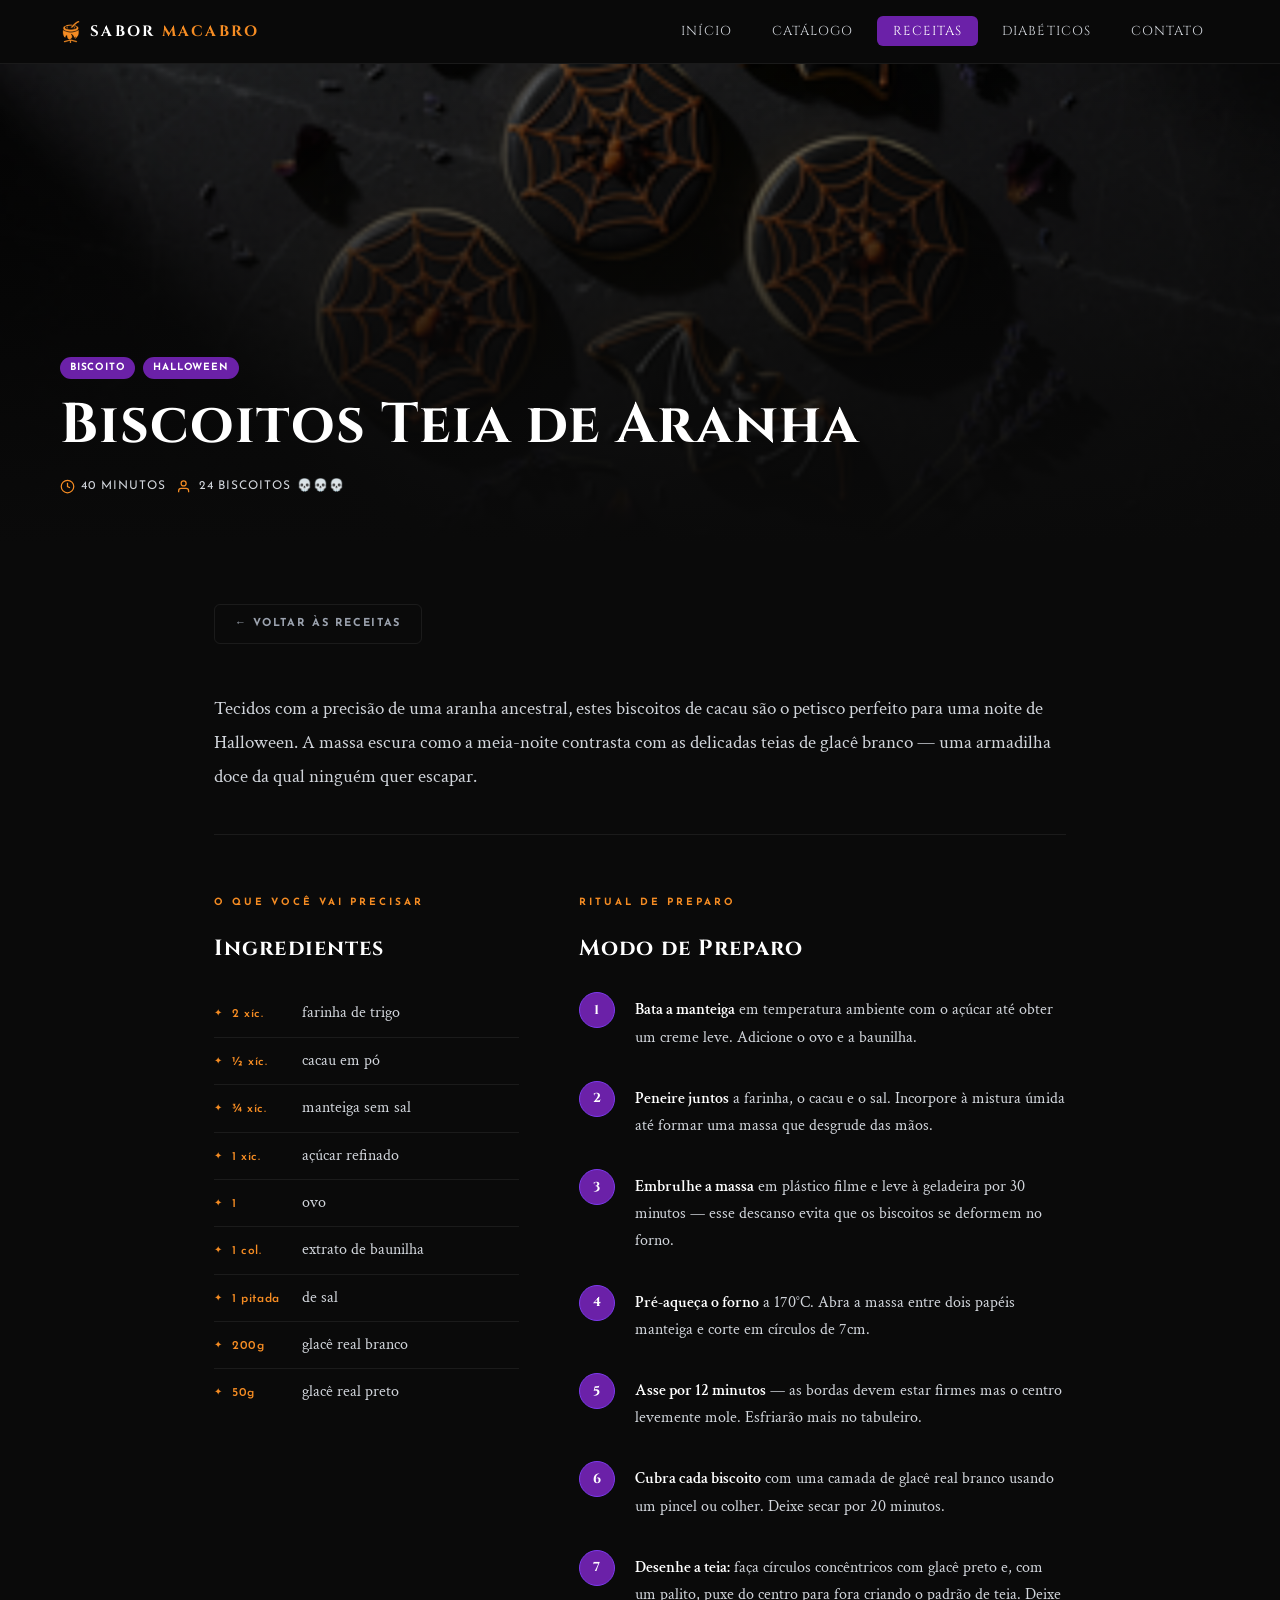
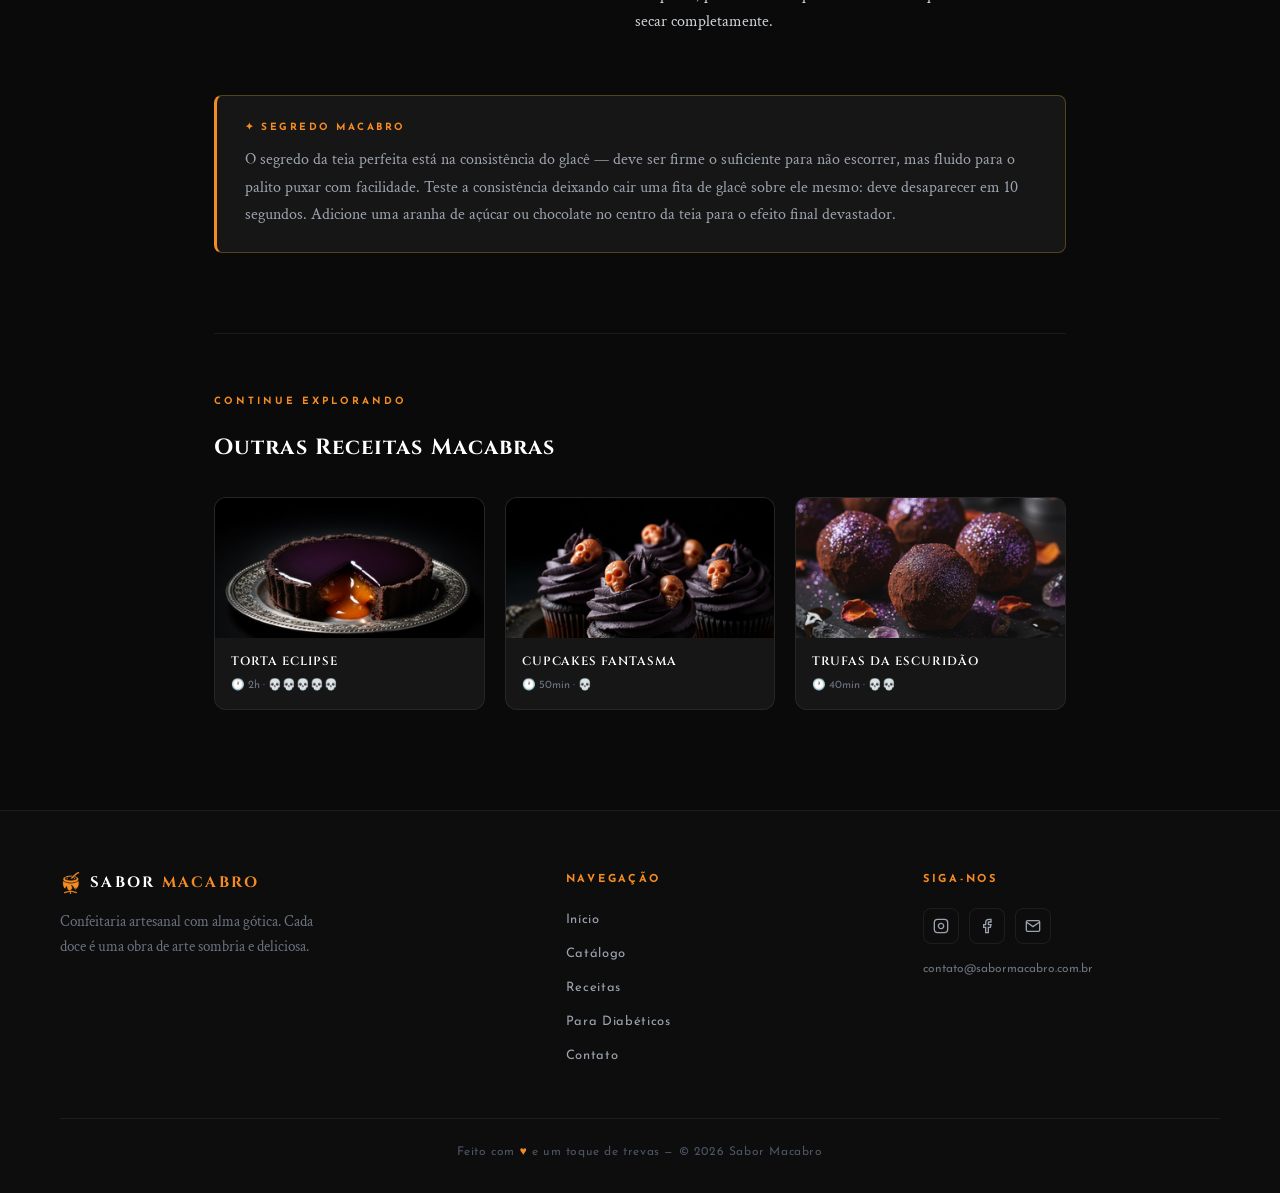
<file: pages/receitas/biscoitos-teia.html>
<!DOCTYPE html>
<html lang="pt-BR">
<head>
  <meta charset="UTF-8" />
  <meta name="viewport" content="width=device-width, initial-scale=1.0" />
  <title>Biscoitos Teia de Aranha — Sabor Macabro</title>
  <link rel="stylesheet" href="../../css/style.css" />
  <link rel="stylesheet" href="../../css/receita-detalhe.css" />
</head>
<body>

  <!-- NAVBAR -->
  <nav class="navbar">
    <a href="../../index.html" class="navbar-logo">
      <img src="../../images/icon.png" alt="Logo" class="icon" />
      <span class="logo-text">SABOR <span>MACABRO</span></span>
    </a>
    <button class="menu-toggle" aria-label="Menu">
      <span></span><span></span><span></span>
    </button>
    <ul class="navbar-nav">
      <li><a href="../../index.html">Início</a></li>
      <li><a href="../catalogo.html">Catálogo</a></li>
      <li><a href="../receitas.html" class="active">Receitas</a></li>
      <li><a href="../diabeticos.html">Diabéticos</a></li>
      <li><a href="../contato.html">Contato</a></li>
    </ul>
  </nav>

  <!-- HERO -->
  <div class="receita-hero">
    <img src="../../images/biscoito.png" alt="Biscoitos Teia de Aranha" class="receita-hero-img" style="object-position:50% 80%;" />
    <div class="receita-hero-overlay"></div>
    <div class="receita-hero-content animate-up">
      <div class="receita-hero-tags">
        <span class="recipe-tag">Biscoito</span>
        <span class="recipe-tag">Halloween</span>
      </div>
      <h1 class="receita-hero-title">Biscoitos Teia de Aranha</h1>
      <div class="receita-hero-meta">
        <span class="receita-hero-meta-item">
          <svg viewBox="0 0 24 24" fill="none" stroke="currentColor" stroke-width="2"><circle cx="12" cy="12" r="10"/><polyline points="12,6 12,12 16,14"/></svg>
          40 Minutos
        <span class="receita-hero-meta-item">
        </span>
        <span class="receita-hero-meta-item">
          <svg viewBox="0 0 24 24" fill="none" stroke="currentColor" stroke-width="2"><path d="M17 21v-2a4 4 0 0 0-4-4H5a4 4 0 0 0-4 4v2"/><circle cx="9" cy="7" r="4"/></svg>
          24 biscoitos
        </span>
        <span class="receita-hero-meta-item">💀💀💀</span>
      </div>
    </div>
  </div>

  <!-- BODY -->
  <div class="receita-body">

    <a href="../receitas.html" class="btn-voltar animate-up">← Voltar às Receitas</a>

    <p class="receita-intro animate-up">
      Tecidos com a precisão de uma aranha ancestral, estes biscoitos de cacau são o petisco perfeito para uma noite de Halloween. A massa escura como a meia-noite contrasta com as delicadas teias de glacê branco — uma armadilha doce da qual ninguém quer escapar.
    </p>

    <div class="receita-cols animate-up">
      <div>
        <span class="receita-section-label">O que você vai precisar</span>
        <h2 class="receita-section-title">Ingredientes</h2>
        <ul class="ingredientes-list">
          <li><span class="ingrediente-qty">2 xíc.</span> farinha de trigo</li>
          <li><span class="ingrediente-qty">½ xíc.</span> cacau em pó</li>
          <li><span class="ingrediente-qty">¾ xíc.</span> manteiga sem sal</li>
          <li><span class="ingrediente-qty">1 xíc.</span> açúcar refinado</li>
          <li><span class="ingrediente-qty">1</span> ovo</li>
          <li><span class="ingrediente-qty">1 col.</span> extrato de baunilha</li>
          <li><span class="ingrediente-qty">1 pitada</span> de sal</li>
          <li><span class="ingrediente-qty">200g</span> glacê real branco</li>
          <li><span class="ingrediente-qty">50g</span> glacê real preto</li>
        </ul>
      </div>

      <div>
        <span class="receita-section-label">Ritual de preparo</span>
        <h2 class="receita-section-title">Modo de Preparo</h2>
        <div class="preparo-steps">
          <div class="preparo-step">
            <div class="step-num">1</div>
            <p class="step-text"><strong>Bata a manteiga</strong> em temperatura ambiente com o açúcar até obter um creme leve. Adicione o ovo e a baunilha.</p>
          </div>
          <div class="preparo-step">
            <div class="step-num">2</div>
            <p class="step-text"><strong>Peneire juntos</strong> a farinha, o cacau e o sal. Incorpore à mistura úmida até formar uma massa que desgrude das mãos.</p>
          </div>
          <div class="preparo-step">
            <div class="step-num">3</div>
            <p class="step-text"><strong>Embrulhe a massa</strong> em plástico filme e leve à geladeira por 30 minutos — esse descanso evita que os biscoitos se deformem no forno.</p>
          </div>
          <div class="preparo-step">
            <div class="step-num">4</div>
            <p class="step-text"><strong>Pré-aqueça o forno</strong> a 170°C. Abra a massa entre dois papéis manteiga e corte em círculos de 7cm.</p>
          </div>
          <div class="preparo-step">
            <div class="step-num">5</div>
            <p class="step-text"><strong>Asse por 12 minutos</strong> — as bordas devem estar firmes mas o centro levemente mole. Esfriarão mais no tabuleiro.</p>
          </div>
          <div class="preparo-step">
            <div class="step-num">6</div>
            <p class="step-text"><strong>Cubra cada biscoito</strong> com uma camada de glacê real branco usando um pincel ou colher. Deixe secar por 20 minutos.</p>
          </div>
          <div class="preparo-step">
            <div class="step-num">7</div>
            <p class="step-text"><strong>Desenhe a teia:</strong> faça círculos concêntricos com glacê preto e, com um palito, puxe do centro para fora criando o padrão de teia. Deixe secar completamente.</p>
          </div>
        </div>
      </div>
    </div>

    <div class="receita-dica animate-up">
      <span class="dica-label">✦ Segredo Macabro</span>
      <p>O segredo da teia perfeita está na consistência do glacê — deve ser firme o suficiente para não escorrer, mas fluido para o palito puxar com facilidade. Teste a consistência deixando cair uma fita de glacê sobre ele mesmo: deve desaparecer em 10 segundos. Adicione uma aranha de açúcar ou chocolate no centro da teia para o efeito final devastador.</p>
    </div>

    <div class="outras-receitas animate-up">
      <span class="receita-section-label">Continue explorando</span>
      <h2 class="receita-section-title">Outras Receitas Macabras</h2>
      <div class="outras-grid">
        <a href="torta-eclipse.html" class="outra-card">
          <img src="../../images/bolovel.png" alt="Bolo Red Velvet" class="outra-card-img" style="object-position:15% 85%;" />
          <div class="outra-card-body">
            <p class="outra-card-title">Torta Eclipse</p>
            <p class="outra-card-meta">🕐 2h · 💀💀💀💀💀</p>
          </div>
        </a>
        <a href="cupcakes-lavanda.html" class="outra-card">
          <img src="../../images/cupcake.png" alt="Cupcakes Fantasma" class="outra-card-img" style="object-position:0% 10%;" />
          <div class="outra-card-body">
            <p class="outra-card-title">Cupcakes Fantasma</p>
            <p class="outra-card-meta">🕐 50min · 💀</p>
          </div>
        </a>
        <a href="trufas-meia-noite.html" class="outra-card">
          <img src="../../images/trufa.png" alt="Trufas da Escuridão" class="outra-card-img" style="object-position:38% 28%;" />
          <div class="outra-card-body">
            <p class="outra-card-title">Trufas da Escuridão</p>
            <p class="outra-card-meta">🕐 40min · 💀💀</p>
          </div>
        </a>
      </div>
    </div>
  </div>

  <footer>
    <div class="footer-grid">
      <div class="footer-brand">
        <div class="navbar-logo" style="margin-bottom:14px;">
          <img src="../../images/icon.png" alt="Logo" class="icon" />
          <span class="logo-text">SABOR <span>MACABRO</span></span>
        </div>
        <p>Confeitaria artesanal com alma gótica. Cada doce é uma obra de arte sombria e deliciosa.</p>
      </div>
      <div>
        <p class="footer-title">Navegação</p>
        <ul class="footer-links">
          <li><a href="../../index.html">Início</a></li>
          <li><a href="../catalogo.html">Catálogo</a></li>
          <li><a href="../receitas.html">Receitas</a></li>
          <li><a href="../diabeticos.html">Para Diabéticos</a></li>
          <li><a href="../contato.html">Contato</a></li>
        </ul>
      </div>
      <div>
        <p class="footer-title">Siga-nos</p>
        <div class="social-icons">
          <a href="#" class="social-icon"><svg width="16" height="16" viewBox="0 0 24 24" fill="none" stroke="currentColor" stroke-width="2"><rect x="2" y="2" width="20" height="20" rx="5"/><path d="M16 11.37A4 4 0 1112.63 8 4 4 0 0116 11.37z"/><line x1="17.5" y1="6.5" x2="17.51" y2="6.5"/></svg></a>
          <a href="#" class="social-icon"><svg width="16" height="16" viewBox="0 0 24 24" fill="none" stroke="currentColor" stroke-width="2"><path d="M18 2h-3a5 5 0 00-5 5v3H7v4h3v8h4v-8h3l1-4h-4V7a1 1 0 011-1h3z"/></svg></a>
          <a href="#" class="social-icon"><svg width="16" height="16" viewBox="0 0 24 24" fill="none" stroke="currentColor" stroke-width="2"><path d="M4 4h16c1.1 0 2 .9 2 2v12c0 1.1-.9 2-2 2H4c-1.1 0-2-.9-2-2V6c0-1.1.9-2 2-2z"/><polyline points="22,6 12,13 2,6"/></svg></a>
        </div>
        <p class="social-email">contato@sabormacabro.com.br</p>
      </div>
    </div>
    <div class="footer-bottom">Feito com <span class="heart">♥</span> e um toque de trevas — © 2026 Sabor Macabro</div>
  </footer>

  <script src="../../js/main.js"></script>
  <script>
    document.addEventListener('DOMContentLoaded', () => {
      document.querySelectorAll('.animate-up').forEach((el, i) => {
        setTimeout(() => el.classList.add('visible'), i * 150);
      });
    });
  </script>
</body>
</html>
</file>
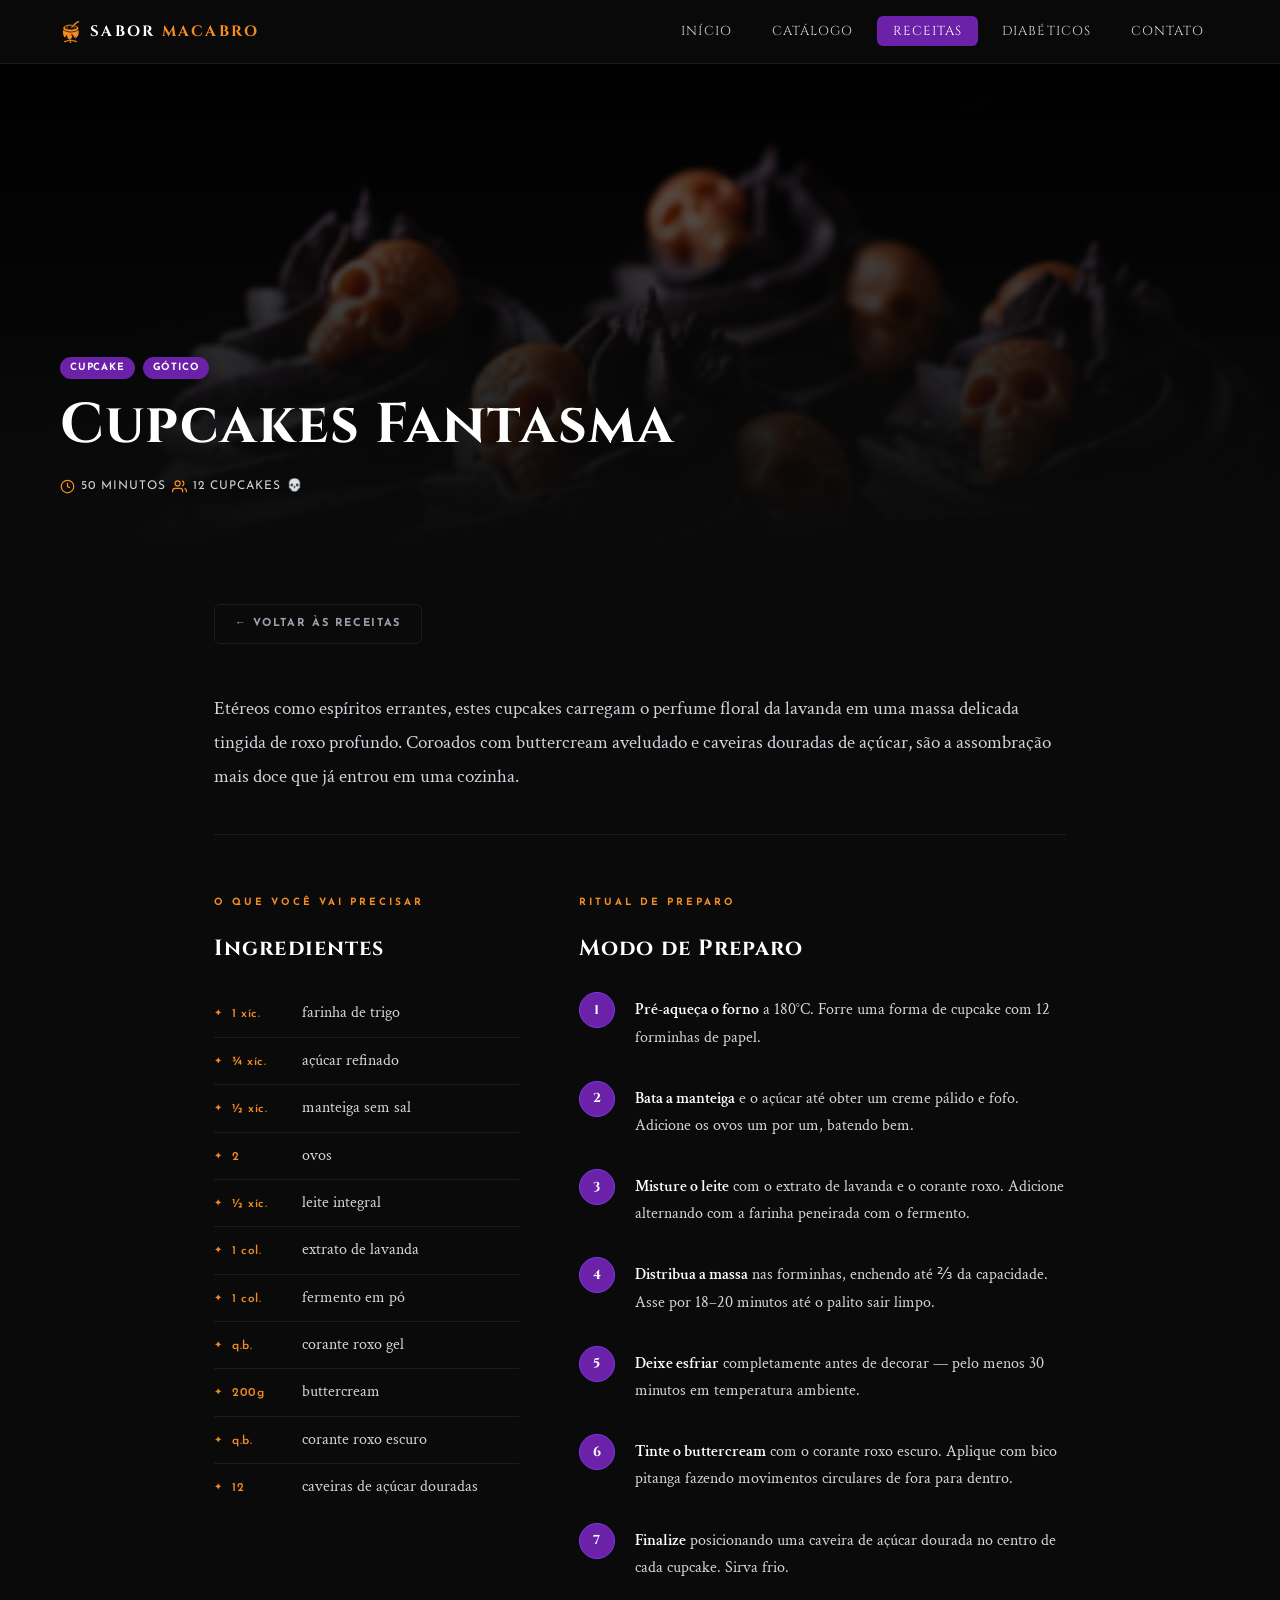
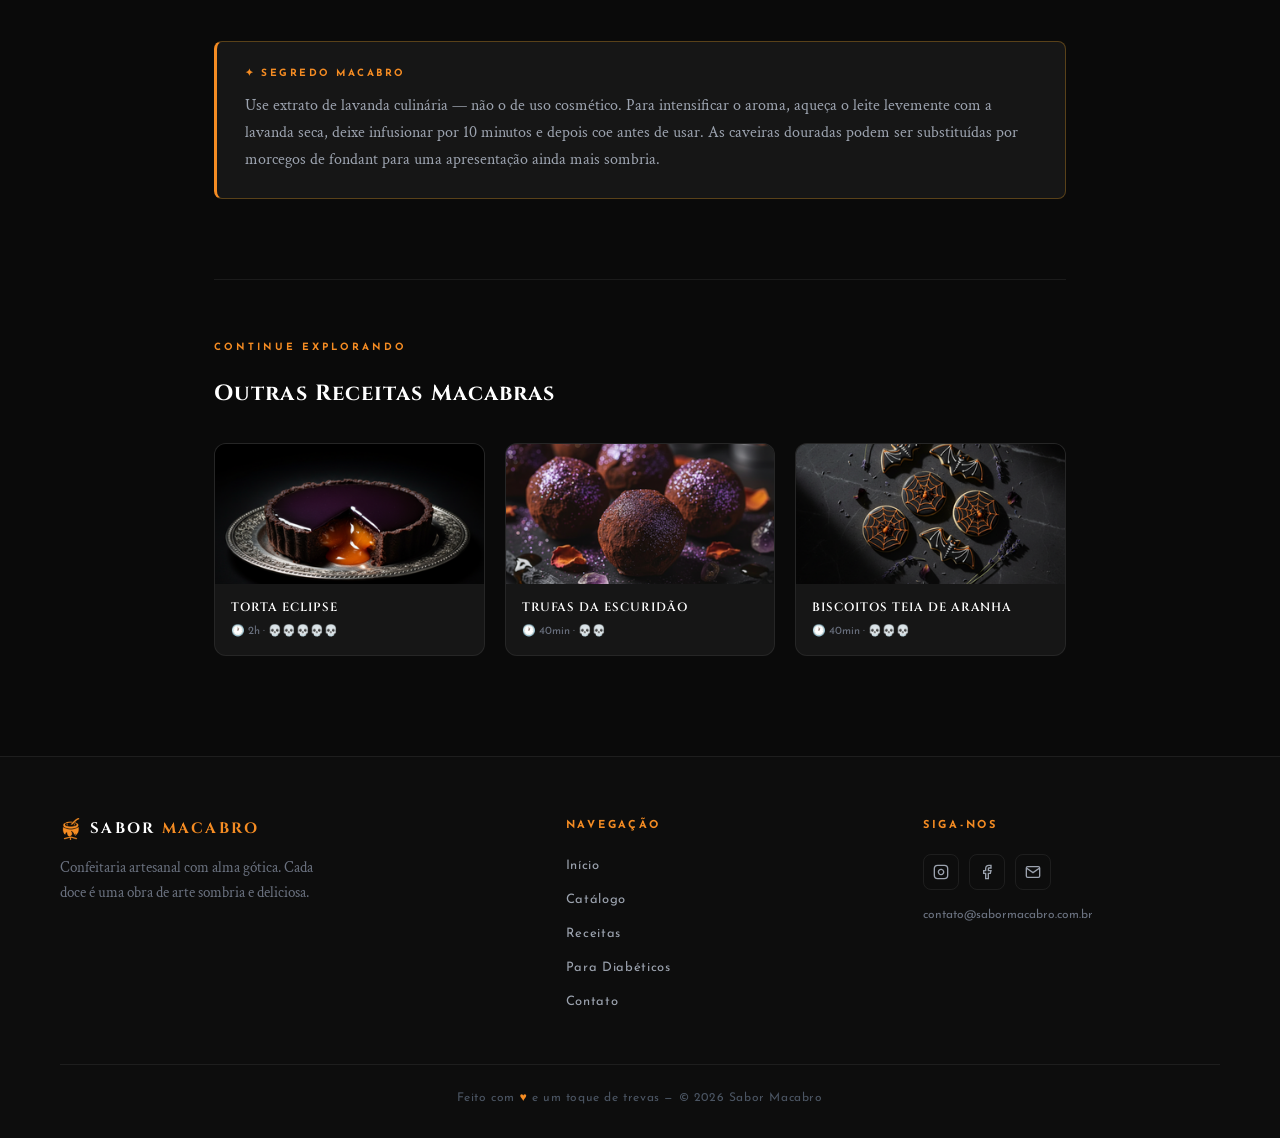
<file: pages/receitas/cupcakes-lavanda.html>
<!DOCTYPE html>
<html lang="pt-BR">
<head>
  <meta charset="UTF-8" />
  <meta name="viewport" content="width=device-width, initial-scale=1.0" />
  <title>Cupcakes Fantasma de Lavanda — Sabor Macabro</title>
  <link rel="stylesheet" href="../../css/style.css" />
  <link rel="stylesheet" href="../../css/receita-detalhe.css" />
</head>
<body>

  <!-- NAVBAR -->
  <nav class="navbar">
    <a href="../../index.html" class="navbar-logo">
      <img src="../../images/icon.png" alt="Logo" class="icon" />
      <span class="logo-text">SABOR <span>MACABRO</span></span>
    </a>
    <button class="menu-toggle" aria-label="Menu">
      <span></span><span></span><span></span>
    </button>
    <ul class="navbar-nav">
      <li><a href="../../index.html">Início</a></li>
      <li><a href="../catalogo.html">Catálogo</a></li>
      <li><a href="../receitas.html" class="active">Receitas</a></li>
      <li><a href="../diabeticos.html">Diabéticos</a></li>
      <li><a href="../contato.html">Contato</a></li>
    </ul>
  </nav>

  <!-- HERO -->
  <div class="receita-hero">
    <img src="../../images/cupcake.png" alt="Cupcakes Fantasma de Lavanda" class="receita-hero-img" style="object-position:0% 10%;" />
    <div class="receita-hero-overlay"></div>
    <div class="receita-hero-content animate-up">
      <div class="receita-hero-tags">
        <span class="recipe-tag">Cupcake</span>
        <span class="recipe-tag">Gótico</span>
      </div>
      <h1 class="receita-hero-title">Cupcakes Fantasma</h1>
      <div class="receita-hero-meta">
        <span class="receita-hero-meta-item">
          <svg viewBox="0 0 24 24" fill="none" stroke="currentColor" stroke-width="2"><circle cx="12" cy="12" r="10"/><polyline points="12,6 12,12 16,14"/></svg>
          50 minutos
        <span class="receita-hero-meta-item">
        <span class="receita-hero-meta-item">
          <svg viewBox="0 0 24 24" fill="none" stroke="currentColor" stroke-width="2"><path d="M17 21v-2a4 4 0 0 0-4-4H5a4 4 0 0 0-4 4v2"/><circle cx="9" cy="7" r="4"/><path d="M23 21v-2a4 4 0 0 0-3-3.87"/><path d="M16 3.13a4 4 0 0 1 0 7.75"/></svg>
          12 cupcakes
        <span class="receita-hero-meta-item">💀</span>
      </div>
    </div>
  </div>

  <!-- BODY -->
  <div class="receita-body">

    <a href="../receitas.html" class="btn-voltar animate-up">← Voltar às Receitas</a>

    <p class="receita-intro animate-up">
      Etéreos como espíritos errantes, estes cupcakes carregam o perfume floral da lavanda em uma massa delicada tingida de roxo profundo. Coroados com buttercream aveludado e caveiras douradas de açúcar, são a assombração mais doce que já entrou em uma cozinha.
    </p>

    <div class="receita-cols animate-up">
      <div>
        <span class="receita-section-label">O que você vai precisar</span>
        <h2 class="receita-section-title">Ingredientes</h2>
        <ul class="ingredientes-list">
          <li><span class="ingrediente-qty">1 xíc.</span> farinha de trigo</li>
          <li><span class="ingrediente-qty">¾ xíc.</span> açúcar refinado</li>
          <li><span class="ingrediente-qty">½ xíc.</span> manteiga sem sal</li>
          <li><span class="ingrediente-qty">2</span> ovos</li>
          <li><span class="ingrediente-qty">½ xíc.</span> leite integral</li>
          <li><span class="ingrediente-qty">1 col.</span> extrato de lavanda</li>
          <li><span class="ingrediente-qty">1 col.</span> fermento em pó</li>
          <li><span class="ingrediente-qty">q.b.</span> corante roxo gel</li>
          <li><span class="ingrediente-qty">200g</span> buttercream</li>
          <li><span class="ingrediente-qty">q.b.</span> corante roxo escuro</li>
          <li><span class="ingrediente-qty">12</span> caveiras de açúcar douradas</li>
        </ul>
      </div>

      <div>
        <span class="receita-section-label">Ritual de preparo</span>
        <h2 class="receita-section-title">Modo de Preparo</h2>
        <div class="preparo-steps">
          <div class="preparo-step">
            <div class="step-num">1</div>
            <p class="step-text"><strong>Pré-aqueça o forno</strong> a 180°C. Forre uma forma de cupcake com 12 forminhas de papel.</p>
          </div>
          <div class="preparo-step">
            <div class="step-num">2</div>
            <p class="step-text"><strong>Bata a manteiga</strong> e o açúcar até obter um creme pálido e fofo. Adicione os ovos um por um, batendo bem.</p>
          </div>
          <div class="preparo-step">
            <div class="step-num">3</div>
            <p class="step-text"><strong>Misture o leite</strong> com o extrato de lavanda e o corante roxo. Adicione alternando com a farinha peneirada com o fermento.</p>
          </div>
          <div class="preparo-step">
            <div class="step-num">4</div>
            <p class="step-text"><strong>Distribua a massa</strong> nas forminhas, enchendo até ⅔ da capacidade. Asse por 18–20 minutos até o palito sair limpo.</p>
          </div>
          <div class="preparo-step">
            <div class="step-num">5</div>
            <p class="step-text"><strong>Deixe esfriar</strong> completamente antes de decorar — pelo menos 30 minutos em temperatura ambiente.</p>
          </div>
          <div class="preparo-step">
            <div class="step-num">6</div>
            <p class="step-text"><strong>Tinte o buttercream</strong> com o corante roxo escuro. Aplique com bico pitanga fazendo movimentos circulares de fora para dentro.</p>
          </div>
          <div class="preparo-step">
            <div class="step-num">7</div>
            <p class="step-text"><strong>Finalize</strong> posicionando uma caveira de açúcar dourada no centro de cada cupcake. Sirva frio.</p>
          </div>
        </div>
      </div>
    </div>

    <div class="receita-dica animate-up">
      <span class="dica-label">✦ Segredo Macabro</span>
      <p>Use extrato de lavanda culinária — não o de uso cosmético. Para intensificar o aroma, aqueça o leite levemente com a lavanda seca, deixe infusionar por 10 minutos e depois coe antes de usar. As caveiras douradas podem ser substituídas por morcegos de fondant para uma apresentação ainda mais sombria.</p>
    </div>

    <div class="outras-receitas animate-up">
      <span class="receita-section-label">Continue explorando</span>
      <h2 class="receita-section-title">Outras Receitas Macabras</h2>
      <div class="outras-grid">
        <a href="torta-eclipse.html" class="outra-card">
          <img src="../../images/bolovel.png" alt="Bolo Red Velvet" class="outra-card-img" style="object-position:15% 85%;" />
          <div class="outra-card-body">
            <p class="outra-card-title">Torta Eclipse</p>
            <p class="outra-card-meta">🕐 2h · 💀💀💀💀💀</p>
          </div>
        </a>
        <a href="trufas-meia-noite.html" class="outra-card">
          <img src="../../images/trufa.png" alt="Trufas da Meia-Noite" class="outra-card-img" style="object-position:38% 28%;" />
          <div class="outra-card-body">
            <p class="outra-card-title">Trufas da Escuridão</p>
            <p class="outra-card-meta">🕐 40min · 💀💀</p>
          </div>
        </a>
        <a href="biscoitos-teia.html" class="outra-card">
          <img src="../../images/biscoito.png" alt="Biscoitos Teia de Aranha" class="outra-card-img" style="object-position:50% 80%;" />
          <div class="outra-card-body">
            <p class="outra-card-title">Biscoitos Teia de Aranha</p>
            <p class="outra-card-meta">🕐 40min · 💀💀💀</p>
          </div>
        </a>
      </div>
    </div>
  </div>

  <!-- FOOTER -->
  <footer>
    <div class="footer-grid">
      <div class="footer-brand">
        <div class="navbar-logo" style="margin-bottom:14px;">
          <img src="../../images/icon.png" alt="Logo" class="icon" />
          <span class="logo-text">SABOR <span>MACABRO</span></span>
        </div>
        <p>Confeitaria artesanal com alma gótica. Cada doce é uma obra de arte sombria e deliciosa.</p>
      </div>
      <div>
        <p class="footer-title">Navegação</p>
        <ul class="footer-links">
          <li><a href="../../index.html">Início</a></li>
          <li><a href="../catalogo.html">Catálogo</a></li>
          <li><a href="../receitas.html">Receitas</a></li>
          <li><a href="../diabeticos.html">Para Diabéticos</a></li>
          <li><a href="../contato.html">Contato</a></li>
        </ul>
      </div>
      <div>
        <p class="footer-title">Siga-nos</p>
        <div class="social-icons">
          <a href="#" class="social-icon"><svg width="16" height="16" viewBox="0 0 24 24" fill="none" stroke="currentColor" stroke-width="2"><rect x="2" y="2" width="20" height="20" rx="5"/><path d="M16 11.37A4 4 0 1112.63 8 4 4 0 0116 11.37z"/><line x1="17.5" y1="6.5" x2="17.51" y2="6.5"/></svg></a>
          <a href="#" class="social-icon"><svg width="16" height="16" viewBox="0 0 24 24" fill="none" stroke="currentColor" stroke-width="2"><path d="M18 2h-3a5 5 0 00-5 5v3H7v4h3v8h4v-8h3l1-4h-4V7a1 1 0 011-1h3z"/></svg></a>
          <a href="#" class="social-icon"><svg width="16" height="16" viewBox="0 0 24 24" fill="none" stroke="currentColor" stroke-width="2"><path d="M4 4h16c1.1 0 2 .9 2 2v12c0 1.1-.9 2-2 2H4c-1.1 0-2-.9-2-2V6c0-1.1.9-2 2-2z"/><polyline points="22,6 12,13 2,6"/></svg></a>
        </div>
        <p class="social-email">contato@sabormacabro.com.br</p>
      </div>
    </div>
    <div class="footer-bottom">
      Feito com <span class="heart">♥</span> e um toque de trevas — © 2026 Sabor Macabro
    </div>
  </footer>

  <script src="../../js/main.js"></script>
  <script>
    document.addEventListener('DOMContentLoaded', () => {
      document.querySelectorAll('.animate-up').forEach((el, i) => {
        setTimeout(() => el.classList.add('visible'), i * 150);
      });
    });02:21 01/06/2026
  </script>
</body>
</html>
</file>
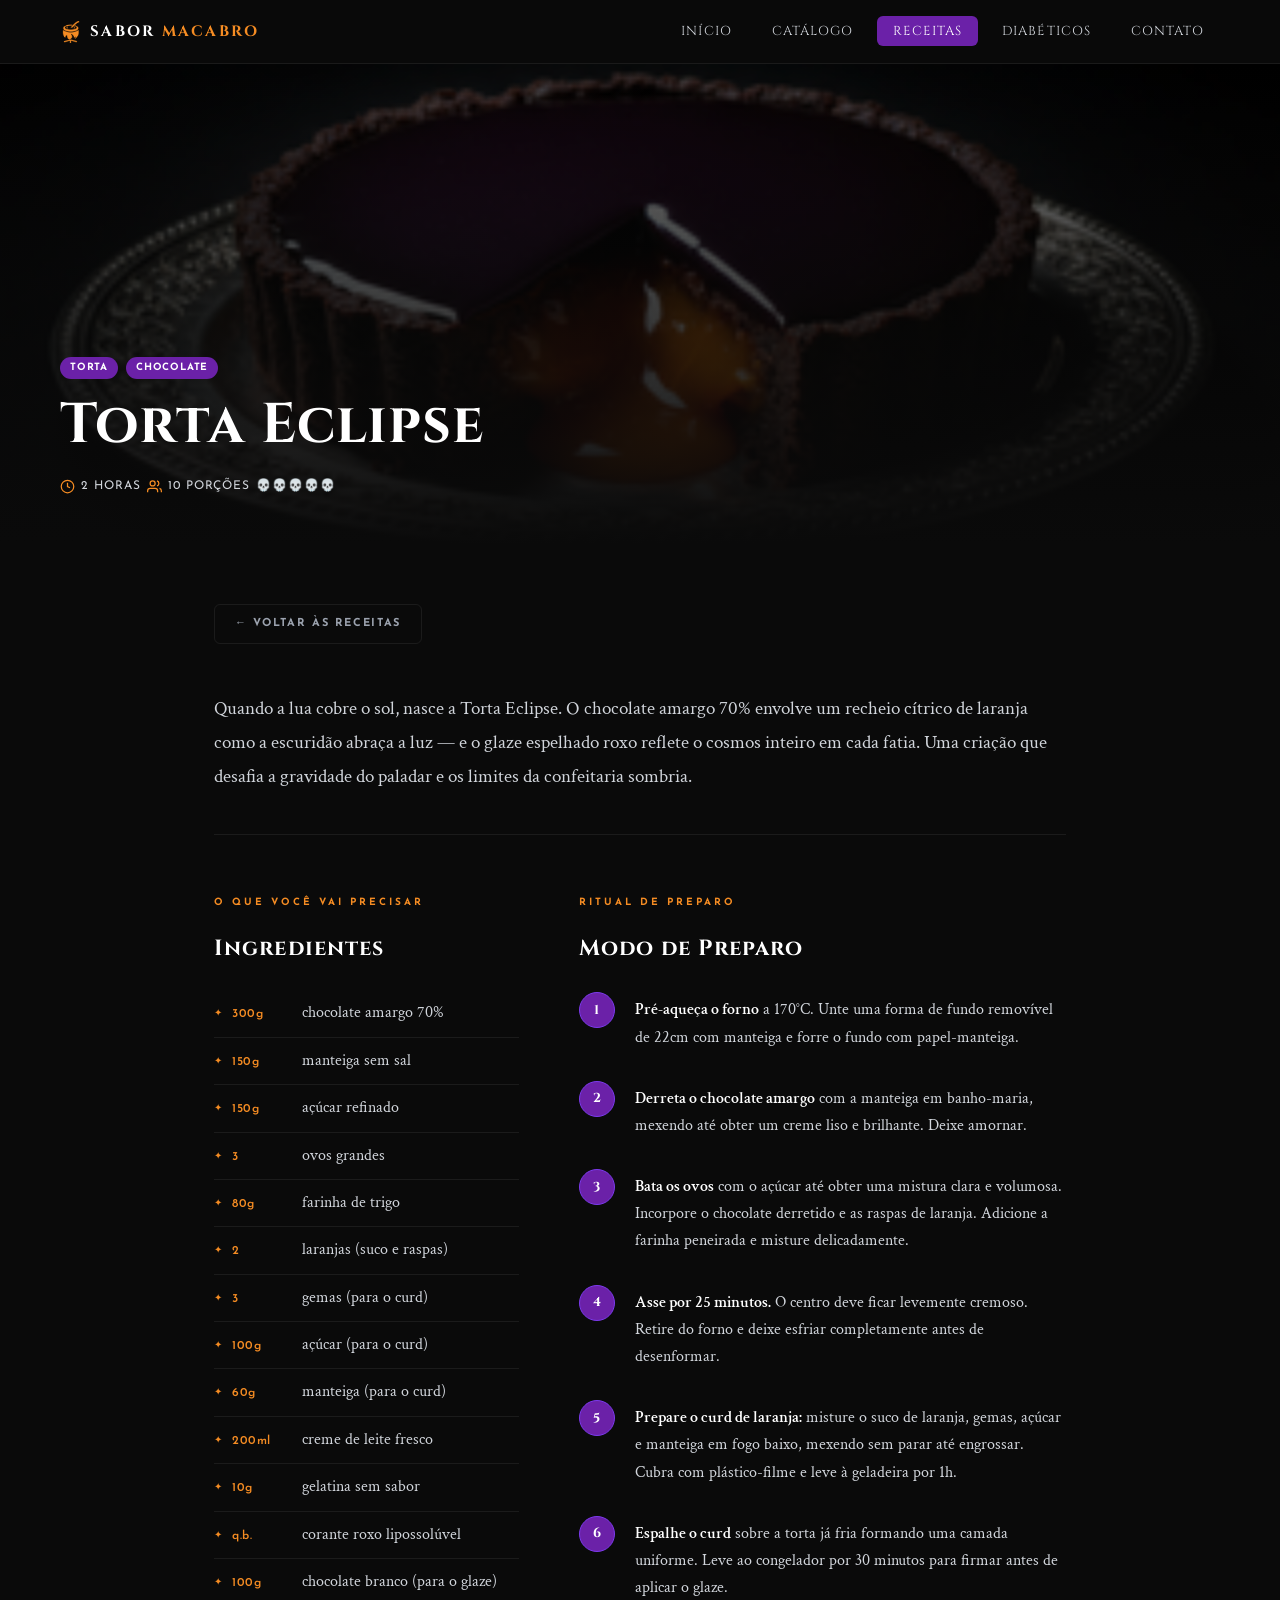
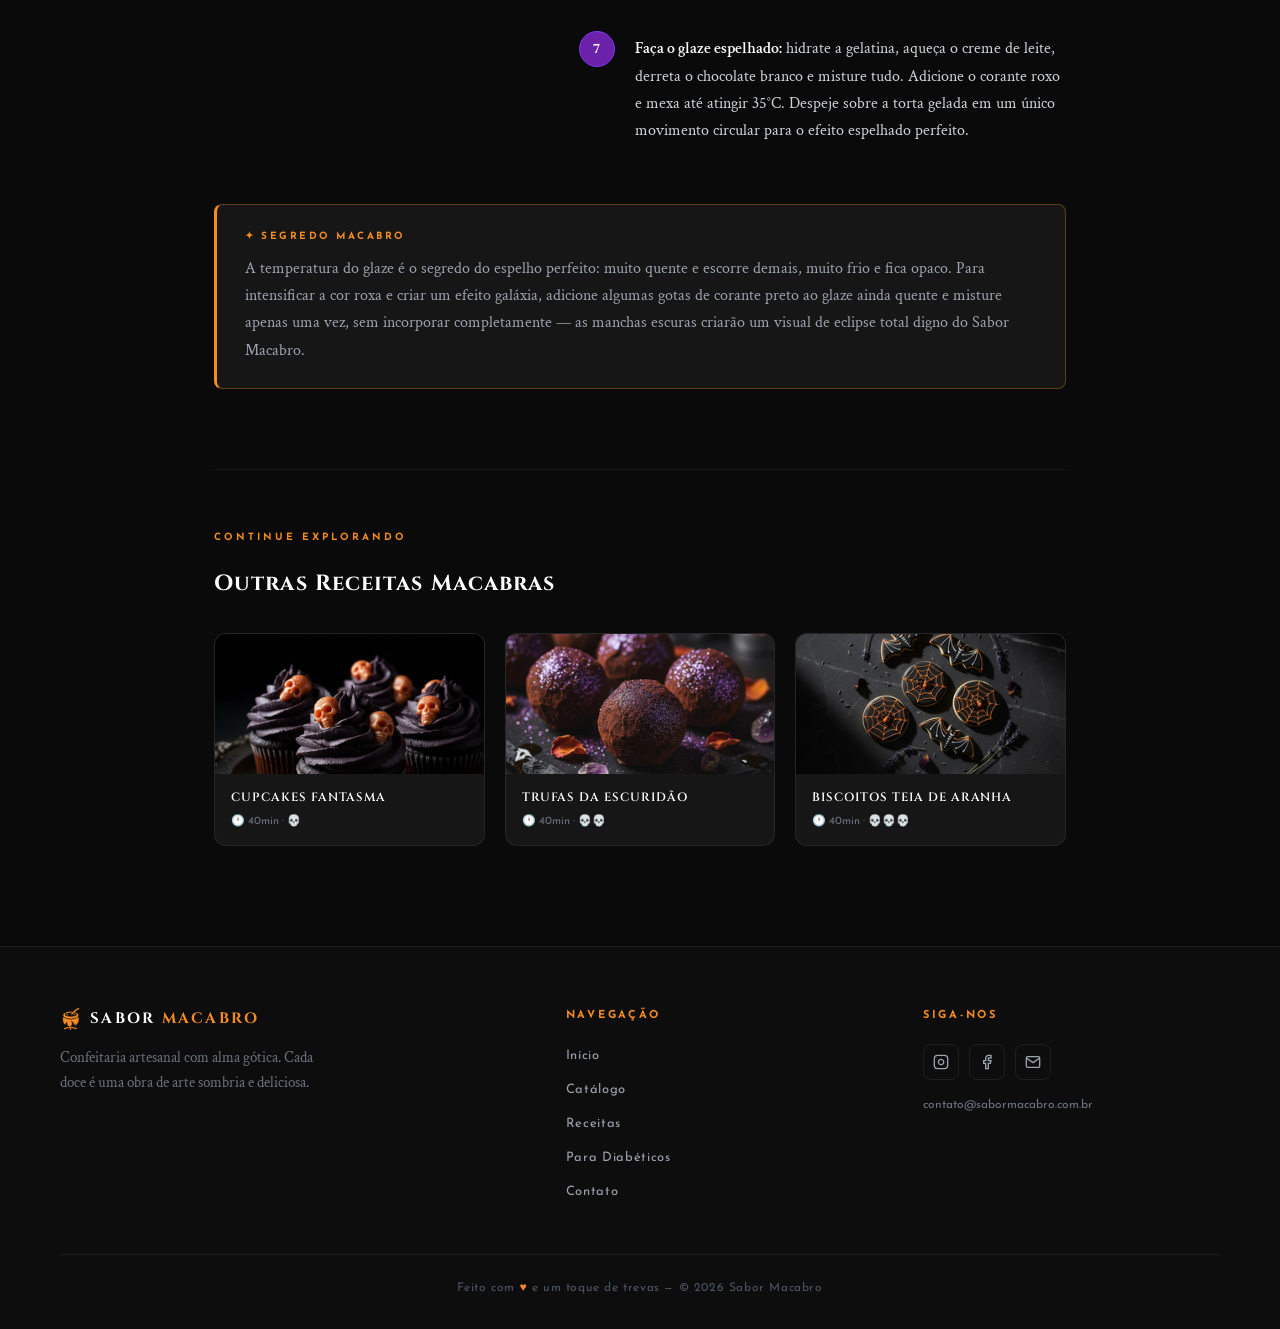
<file: pages/receitas/torta-eclipse.html>
<!DOCTYPE html>
<html lang="pt-BR">
<head>
  <meta charset="UTF-8" />
  <meta name="viewport" content="width=device-width, initial-scale=1.0" />
  <title>Torta Eclipse — Sabor Macabro</title>
  <link rel="stylesheet" href="../../css/style.css" />
  <link rel="stylesheet" href="../../css/receita-detalhe.css" />
</head>
<body>

  <!-- NAVBAR -->
  <nav class="navbar">
    <a href="../../index.html" class="navbar-logo">
      <img src="../../images/icon.png" alt="Logo" class="icon" />
      <span class="logo-text">SABOR <span>MACABRO</span></span>
    </a>
    <button class="menu-toggle" aria-label="Menu">
      <span></span><span></span><span></span>
    </button>
    <ul class="navbar-nav">
      <li><a href="../../index.html">Início</a></li>
      <li><a href="../catalogo.html">Catálogo</a></li>
      <li><a href="../receitas.html" class="active">Receitas</a></li>
      <li><a href="../diabeticos.html">Diabéticos</a></li>
      <li><a href="../contato.html">Contato</a></li>
    </ul>
  </nav>

  <!-- HERO -->
  <div class="receita-hero">
    <img src="../../images/bolovel.png" alt="Torta Eclipse" class="receita-hero-img" style="object-position:15% 85%;" />
    <div class="receita-hero-overlay"></div>
    <div class="receita-hero-content animate-up">
      <div class="receita-hero-tags">
        <span class="recipe-tag">Torta</span>
        <span class="recipe-tag">Chocolate</span>
      </div>
      <h1 class="receita-hero-title">Torta Eclipse</h1>
      <div class="receita-hero-meta">
        <span class="receita-hero-meta-item">
          <svg viewBox="0 0 24 24" fill="none" stroke="currentColor" stroke-width="2"><circle cx="12" cy="12" r="10"/><polyline points="12,6 12,12 16,14"/></svg>
          2 Horas
        <span class="receita-hero-meta-item">
        <span class="receita-hero-meta-item">
          <svg viewBox="0 0 24 24" fill="none" stroke="currentColor" stroke-width="2"><path d="M17 21v-2a4 4 0 0 0-4-4H5a4 4 0 0 0-4 4v2"/><circle cx="9" cy="7" r="4"/><path d="M23 21v-2a4 4 0 0 0-3-3.87"/><path d="M16 3.13a4 4 0 0 1 0 7.75"/></svg>
          10 porções
        </span>
        <span class="receita-hero-meta-item">
          💀💀💀💀💀
        </span>
      </div>
    </div>
  </div>

  <!-- BODY -->
  <div class="receita-body">

    <a href="../receitas.html" class="btn-voltar animate-up">
      ← Voltar às Receitas
    </a>

    <p class="receita-intro animate-up">
      Quando a lua cobre o sol, nasce a Torta Eclipse. O chocolate amargo 70% envolve um recheio cítrico de laranja como a escuridão abraça a luz — e o glaze espelhado roxo reflete o cosmos inteiro em cada fatia. Uma criação que desafia a gravidade do paladar e os limites da confeitaria sombria.
    </p>

    <div class="receita-cols animate-up">

      <!-- INGREDIENTES -->
      <div>
        <span class="receita-section-label">O que você vai precisar</span>
        <h2 class="receita-section-title">Ingredientes</h2>
        <ul class="ingredientes-list">
          <li><span class="ingrediente-qty">300g</span> chocolate amargo 70%</li>
          <li><span class="ingrediente-qty">150g</span> manteiga sem sal</li>
          <li><span class="ingrediente-qty">150g</span> açúcar refinado</li>
          <li><span class="ingrediente-qty">3</span> ovos grandes</li>
          <li><span class="ingrediente-qty">80g</span> farinha de trigo</li>
          <li><span class="ingrediente-qty">2</span> laranjas (suco e raspas)</li>
          <li><span class="ingrediente-qty">3</span> gemas (para o curd)</li>
          <li><span class="ingrediente-qty">100g</span> açúcar (para o curd)</li>
          <li><span class="ingrediente-qty">60g</span> manteiga (para o curd)</li>
          <li><span class="ingrediente-qty">200ml</span> creme de leite fresco</li>
          <li><span class="ingrediente-qty">10g</span> gelatina sem sabor</li>
          <li><span class="ingrediente-qty">q.b.</span> corante roxo lipossolúvel</li>
          <li><span class="ingrediente-qty">100g</span> chocolate branco (para o glaze)</li>
        </ul>
      </div>

      <!-- MODO DE PREPARO -->
      <div>
        <span class="receita-section-label">Ritual de preparo</span>
        <h2 class="receita-section-title">Modo de Preparo</h2>
        <div class="preparo-steps">
          <div class="preparo-step">
            <div class="step-num">1</div>
            <p class="step-text"><strong>Pré-aqueça o forno</strong> a 170°C. Unte uma forma de fundo removível de 22cm com manteiga e forre o fundo com papel-manteiga.</p>
          </div>
          <div class="preparo-step">
            <div class="step-num">2</div>
            <p class="step-text"><strong>Derreta o chocolate amargo</strong> com a manteiga em banho-maria, mexendo até obter um creme liso e brilhante. Deixe amornar.</p>
          </div>
          <div class="preparo-step">
            <div class="step-num">3</div>
            <p class="step-text"><strong>Bata os ovos</strong> com o açúcar até obter uma mistura clara e volumosa. Incorpore o chocolate derretido e as raspas de laranja. Adicione a farinha peneirada e misture delicadamente.</p>
          </div>
          <div class="preparo-step">
            <div class="step-num">4</div>
            <p class="step-text"><strong>Asse por 25 minutos.</strong> O centro deve ficar levemente cremoso. Retire do forno e deixe esfriar completamente antes de desenformar.</p>
          </div>
          <div class="preparo-step">
            <div class="step-num">5</div>
            <p class="step-text"><strong>Prepare o curd de laranja:</strong> misture o suco de laranja, gemas, açúcar e manteiga em fogo baixo, mexendo sem parar até engrossar. Cubra com plástico-filme e leve à geladeira por 1h.</p>
          </div>
          <div class="preparo-step">
            <div class="step-num">6</div>
            <p class="step-text"><strong>Espalhe o curd</strong> sobre a torta já fria formando uma camada uniforme. Leve ao congelador por 30 minutos para firmar antes de aplicar o glaze.</p>
          </div>
          <div class="preparo-step">
            <div class="step-num">7</div>
            <p class="step-text"><strong>Faça o glaze espelhado:</strong> hidrate a gelatina, aqueça o creme de leite, derreta o chocolate branco e misture tudo. Adicione o corante roxo e mexa até atingir 35°C. Despeje sobre a torta gelada em um único movimento circular para o efeito espelhado perfeito.</p>
          </div>
        </div>
      </div>
    </div>

    <div class="receita-dica animate-up">
      <span class="dica-label">✦ Segredo Macabro</span>
      <p>A temperatura do glaze é o segredo do espelho perfeito: muito quente e escorre demais, muito frio e fica opaco. Para intensificar a cor roxa e criar um efeito galáxia, adicione algumas gotas de corante preto ao glaze ainda quente e misture apenas uma vez, sem incorporar completamente — as manchas escuras criarão um visual de eclipse total digno do Sabor Macabro.</p>
    </div>

    <!-- OUTRAS RECEITAS -->
    <div class="outras-receitas animate-up">
      <span class="receita-section-label">Continue explorando</span>
      <h2 class="receita-section-title">Outras Receitas Macabras</h2>
      <div class="outras-grid">
        <a href="cupcakes-lavanda.html" class="outra-card">
          <img src="../../images/cupcake.png" alt="Cupcakes Fantasma de Lavanda" class="outra-card-img" style="object-position:0% 10%;" />
          <div class="outra-card-body">
            <p class="outra-card-title">Cupcakes Fantasma</p>
            <p class="outra-card-meta">🕐 40min · 💀</p>
          </div>
        </a>
        <a href="trufas-meia-noite.html" class="outra-card">
          <img src="../../images/trufa.png" alt="Trufas da Escuridão" class="outra-card-img" style="object-position:38% 28%;" />
          <div class="outra-card-body">
            <p class="outra-card-title">Trufas da Escuridão</p>
            <p class="outra-card-meta">🕐 40min · 💀💀</p>
          </div>
        </a>
        <a href="biscoitos-teia.html" class="outra-card">
          <img src="../../images/biscoito.png" alt="Biscoitos Teia de Aranha" class="outra-card-img" style="object-position:50% 80%;" />
          <div class="outra-card-body">
            <p class="outra-card-title">Biscoitos Teia de Aranha</p>
            <p class="outra-card-meta">🕐 40min · 💀💀💀</p>
          </div>
        </a>
      </div>
    </div>

  </div>

  <!-- FOOTER -->
  <footer>
    <div class="footer-grid">
      <div class="footer-brand">
        <div class="navbar-logo" style="margin-bottom:14px;">
          <img src="../../images/icon.png" alt="Logo" class="icon" />
          <span class="logo-text">SABOR <span>MACABRO</span></span>
        </div>
        <p>Confeitaria artesanal com alma gótica. Cada doce é uma obra de arte sombria e deliciosa.</p>
      </div>
      <div>
        <p class="footer-title">Navegação</p>
        <ul class="footer-links">
          <li><a href="../../index.html">Início</a></li>
          <li><a href="../catalogo.html">Catálogo</a></li>
          <li><a href="../receitas.html">Receitas</a></li>
          <li><a href="../diabeticos.html">Para Diabéticos</a></li>
          <li><a href="../contato.html">Contato</a></li>
        </ul>
      </div>
      <div>
        <p class="footer-title">Siga-nos</p>
        <div class="social-icons">
          <a href="#" class="social-icon"><svg width="16" height="16" viewBox="0 0 24 24" fill="none" stroke="currentColor" stroke-width="2"><rect x="2" y="2" width="20" height="20" rx="5"/><path d="M16 11.37A4 4 0 1112.63 8 4 4 0 0116 11.37z"/><line x1="17.5" y1="6.5" x2="17.51" y2="6.5"/></svg></a>
          <a href="#" class="social-icon"><svg width="16" height="16" viewBox="0 0 24 24" fill="none" stroke="currentColor" stroke-width="2"><path d="M18 2h-3a5 5 0 00-5 5v3H7v4h3v8h4v-8h3l1-4h-4V7a1 1 0 011-1h3z"/></svg></a>
          <a href="#" class="social-icon"><svg width="16" height="16" viewBox="0 0 24 24" fill="none" stroke="currentColor" stroke-width="2"><path d="M4 4h16c1.1 0 2 .9 2 2v12c0 1.1-.9 2-2 2H4c-1.1 0-2-.9-2-2V6c0-1.1.9-2 2-2z"/><polyline points="22,6 12,13 2,6"/></svg></a>
        </div>
        <p class="social-email">contato@sabormacabro.com.br</p>
      </div>
    </div>
    <div class="footer-bottom">
      Feito com <span class="heart">♥</span> e um toque de trevas — © 2026 Sabor Macabro
    </div>
  </footer>

  <script src="../../js/main.js"></script>
  <script>
    document.addEventListener('DOMContentLoaded', () => {
      document.querySelectorAll('.animate-up').forEach((el, i) => {
        setTimeout(() => el.classList.add('visible'), i * 150);
      });
    });
  </script>
</body>
</html>
</file>
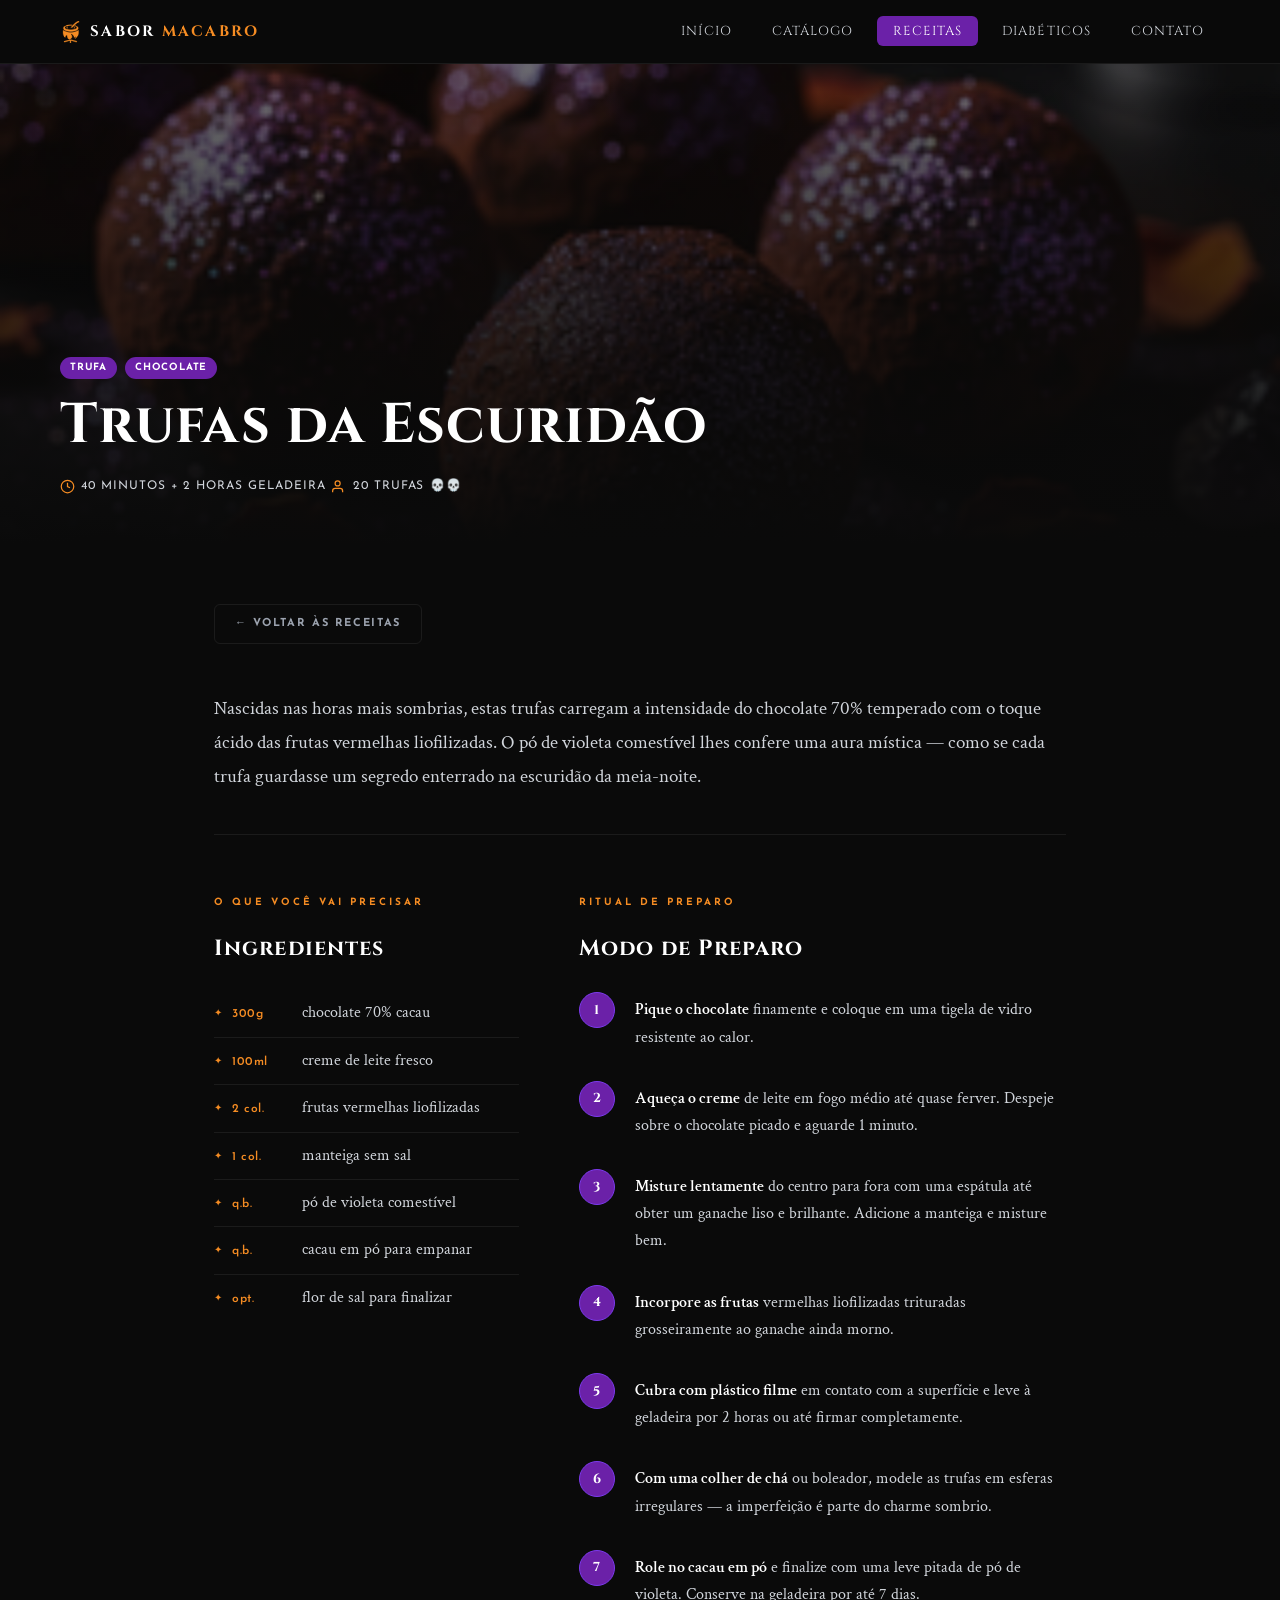
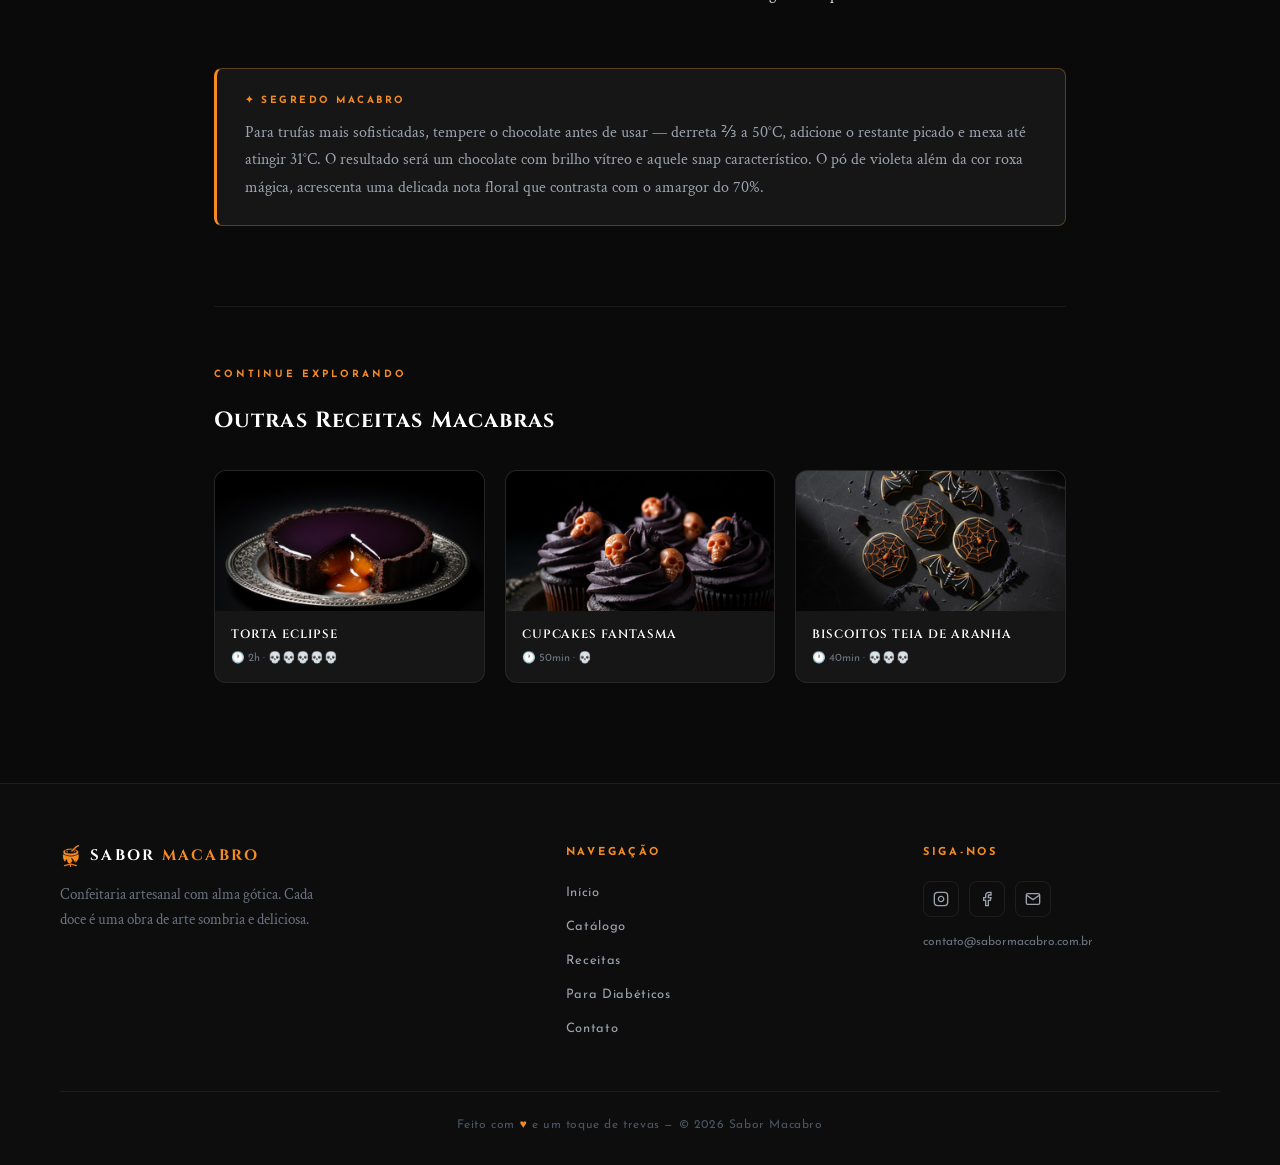
<file: pages/receitas/trufas-meia-noite.html>
<!DOCTYPE html>
<html lang="pt-BR">
<head>
  <meta charset="UTF-8" />
  <meta name="viewport" content="width=device-width, initial-scale=1.0" />
  <title>Trufas da Meia-Noite — Sabor Macabro</title>
  <link rel="stylesheet" href="../../css/style.css" />
  <link rel="stylesheet" href="../../css/receita-detalhe.css" />
</head>
<body>

  <!-- NAVBAR -->
  <nav class="navbar">
    <a href="../../index.html" class="navbar-logo">
      <img src="../../images/icon.png" alt="Logo" class="icon" />
      <span class="logo-text">SABOR <span>MACABRO</span></span>
    </a>
    <button class="menu-toggle" aria-label="Menu">
      <span></span><span></span><span></span>
    </button>
    <ul class="navbar-nav">
      <li><a href="../../index.html">Início</a></li>
      <li><a href="../catalogo.html">Catálogo</a></li>
      <li><a href="../receitas.html" class="active">Receitas</a></li>
      <li><a href="../diabeticos.html">Diabéticos</a></li>
      <li><a href="../contato.html">Contato</a></li>
    </ul>
  </nav>

  <!-- HERO -->
  <div class="receita-hero">
    <img src="../../images/trufa.png" alt="Trufas da Meia-Noite" class="receita-hero-img" style="object-position:38% 28%;" />
    <div class="receita-hero-overlay"></div>
    <div class="receita-hero-content animate-up">
      <div class="receita-hero-tags">
        <span class="recipe-tag">Trufa</span>
        <span class="recipe-tag">Chocolate</span>
      </div>
      <h1 class="receita-hero-title">Trufas da Escuridão</h1>
      <div class="receita-hero-meta">
        <span class="receita-hero-meta-item">
          <svg viewBox="0 0 24 24" fill="none" stroke="currentColor" stroke-width="2"><circle cx="12" cy="12" r="10"/><polyline points="12,6 12,12 16,14"/></svg>
          40 minutos + 2 horas geladeira
        <span class="receita-hero-meta-item">
        <span class="receita-hero-meta-item">
          <svg viewBox="0 0 24 24" fill="none" stroke="currentColor" stroke-width="2"><path d="M17 21v-2a4 4 0 0 0-4-4H5a4 4 0 0 0-4 4v2"/><circle cx="9" cy="7" r="4"/></svg>
          20 trufas
        <span class="receita-hero-meta-item">💀💀</span>
      </div>
    </div>
  </div>

  <!-- BODY -->
  <div class="receita-body">

    <a href="../receitas.html" class="btn-voltar animate-up">← Voltar às Receitas</a>

    <p class="receita-intro animate-up">
      Nascidas nas horas mais sombrias, estas trufas carregam a intensidade do chocolate 70% temperado com o toque ácido das frutas vermelhas liofilizadas. O pó de violeta comestível lhes confere uma aura mística — como se cada trufa guardasse um segredo enterrado na escuridão da meia-noite.
    </p>

    <div class="receita-cols animate-up">
      <div>
        <span class="receita-section-label">O que você vai precisar</span>
        <h2 class="receita-section-title">Ingredientes</h2>
        <ul class="ingredientes-list">
          <li><span class="ingrediente-qty">300g</span> chocolate 70% cacau</li>
          <li><span class="ingrediente-qty">100ml</span> creme de leite fresco</li>
          <li><span class="ingrediente-qty">2 col.</span> frutas vermelhas liofilizadas</li>
          <li><span class="ingrediente-qty">1 col.</span> manteiga sem sal</li>
          <li><span class="ingrediente-qty">q.b.</span> pó de violeta comestível</li>
          <li><span class="ingrediente-qty">q.b.</span> cacau em pó para empanar</li>
          <li><span class="ingrediente-qty">opt.</span> flor de sal para finalizar</li>
        </ul>
      </div>

      <div>
        <span class="receita-section-label">Ritual de preparo</span>
        <h2 class="receita-section-title">Modo de Preparo</h2>
        <div class="preparo-steps">
          <div class="preparo-step">
            <div class="step-num">1</div>
            <p class="step-text"><strong>Pique o chocolate</strong> finamente e coloque em uma tigela de vidro resistente ao calor.</p>
          </div>
          <div class="preparo-step">
            <div class="step-num">2</div>
            <p class="step-text"><strong>Aqueça o creme</strong> de leite em fogo médio até quase ferver. Despeje sobre o chocolate picado e aguarde 1 minuto.</p>
          </div>
          <div class="preparo-step">
            <div class="step-num">3</div>
            <p class="step-text"><strong>Misture lentamente</strong> do centro para fora com uma espátula até obter um ganache liso e brilhante. Adicione a manteiga e misture bem.</p>
          </div>
          <div class="preparo-step">
            <div class="step-num">4</div>
            <p class="step-text"><strong>Incorpore as frutas</strong> vermelhas liofilizadas trituradas grosseiramente ao ganache ainda morno.</p>
          </div>
          <div class="preparo-step">
            <div class="step-num">5</div>
            <p class="step-text"><strong>Cubra com plástico filme</strong> em contato com a superfície e leve à geladeira por 2 horas ou até firmar completamente.</p>
          </div>
          <div class="preparo-step">
            <div class="step-num">6</div>
            <p class="step-text"><strong>Com uma colher de chá</strong> ou boleador, modele as trufas em esferas irregulares — a imperfeição é parte do charme sombrio.</p>
          </div>
          <div class="preparo-step">
            <div class="step-num">7</div>
            <p class="step-text"><strong>Role no cacau em pó</strong> e finalize com uma leve pitada de pó de violeta. Conserve na geladeira por até 7 dias.</p>
          </div>
        </div>
      </div>
    </div>

    <div class="receita-dica animate-up">
      <span class="dica-label">✦ Segredo Macabro</span>
      <p>Para trufas mais sofisticadas, tempere o chocolate antes de usar — derreta ⅔ a 50°C, adicione o restante picado e mexa até atingir 31°C. O resultado será um chocolate com brilho vítreo e aquele snap característico. O pó de violeta além da cor roxa mágica, acrescenta uma delicada nota floral que contrasta com o amargor do 70%.</p>
    </div>

    <div class="outras-receitas animate-up">
      <span class="receita-section-label">Continue explorando</span>
      <h2 class="receita-section-title">Outras Receitas Macabras</h2>
      <div class="outras-grid">
        <a href="torta-eclipse.html" class="outra-card">
          <img src="../../images/bolovel.png" alt="Bolo Red Velvet" class="outra-card-img" style="object-position:15% 85%;" />
          <div class="outra-card-body">
            <p class="outra-card-title">Torta Eclipse</p>
            <p class="outra-card-meta">🕐 2h · 💀💀💀💀💀</p>
          </div>
        </a>
        <a href="cupcakes-lavanda.html" class="outra-card">
          <img src="../../images/cupcake.png" alt="Cupcakes Lavanda" class="outra-card-img" style="object-position:0% 10%;" />
          <div class="outra-card-body">
            <p class="outra-card-title">Cupcakes Fantasma</p>
            <p class="outra-card-meta">🕐 50min · 💀</p>
          </div>
        </a>
        <a href="biscoitos-teia.html" class="outra-card">
          <img src="../../images/biscoito.png" alt="Biscoitos Teia de Aranha" class="outra-card-img" style="object-position:50% 80%;" />
          <div class="outra-card-body">
            <p class="outra-card-title">Biscoitos Teia de Aranha</p>
            <p class="outra-card-meta">🕐 40min · 💀💀💀</p>
          </div>
        </a>
      </div>
    </div>
  </div>

  <footer>
    <div class="footer-grid">
      <div class="footer-brand">
        <div class="navbar-logo" style="margin-bottom:14px;">
          <img src="../../images/icon.png" alt="Logo" class="icon" />
          <span class="logo-text">SABOR <span>MACABRO</span></span>
        </div>
        <p>Confeitaria artesanal com alma gótica. Cada doce é uma obra de arte sombria e deliciosa.</p>
      </div>
      <div>
        <p class="footer-title">Navegação</p>
        <ul class="footer-links">
          <li><a href="../../index.html">Início</a></li>
          <li><a href="../catalogo.html">Catálogo</a></li>
          <li><a href="../receitas.html">Receitas</a></li>
          <li><a href="../diabeticos.html">Para Diabéticos</a></li>
          <li><a href="../contato.html">Contato</a></li>
        </ul>
      </div>
      <div>
        <p class="footer-title">Siga-nos</p>
        <div class="social-icons">
          <a href="#" class="social-icon"><svg width="16" height="16" viewBox="0 0 24 24" fill="none" stroke="currentColor" stroke-width="2"><rect x="2" y="2" width="20" height="20" rx="5"/><path d="M16 11.37A4 4 0 1112.63 8 4 4 0 0116 11.37z"/><line x1="17.5" y1="6.5" x2="17.51" y2="6.5"/></svg></a>
          <a href="#" class="social-icon"><svg width="16" height="16" viewBox="0 0 24 24" fill="none" stroke="currentColor" stroke-width="2"><path d="M18 2h-3a5 5 0 00-5 5v3H7v4h3v8h4v-8h3l1-4h-4V7a1 1 0 011-1h3z"/></svg></a>
          <a href="#" class="social-icon"><svg width="16" height="16" viewBox="0 0 24 24" fill="none" stroke="currentColor" stroke-width="2"><path d="M4 4h16c1.1 0 2 .9 2 2v12c0 1.1-.9 2-2 2H4c-1.1 0-2-.9-2-2V6c0-1.1.9-2 2-2z"/><polyline points="22,6 12,13 2,6"/></svg></a>
        </div>
        <p class="social-email">contato@sabormacabro.com.br</p>
      </div>
    </div>
    <div class="footer-bottom">Feito com <span class="heart">♥</span> e um toque de trevas — © 2026 Sabor Macabro</div>
  </footer>

  <script src="../../js/main.js"></script>
  <script>
    document.addEventListener('DOMContentLoaded', () => {
      document.querySelectorAll('.animate-up').forEach((el, i) => {
        setTimeout(() => el.classList.add('visible'), i * 150);
      });
    });
  </script>
</body>
</html>
</file>
<file: css/style.css>
@import url('https://fonts.googleapis.com/css2?family=Cinzel:wght@400;600;700;900&family=Crimson+Text:ital,wght@0,400;0,600;1,400&family=Josefin+Sans:wght@300;400;600;700&display=swap');

:root {
  --bg-primary: #0a0a0a;
  --bg-secondary: #111111;
  --bg-card: #161616;
  --bg-card-hover: #1e1e1e;
  --orange: #f58c23;
  --orange-dark: #c87a1a;
  --orange-glow: rgba(245, 148, 34, 0.149);
  --purple: #6b21a8;
  --purple-light: #7c3aed;
  --purple-glow: rgba(107, 33, 168, 0.3);
  --white: #ffffff;
  --gray-100: #f5f5f5;
  --gray-300: #d1d5db;
  --gray-400: #9ca3af;
  --gray-500: #6b7280;
  --gray-600: #4b5563;
  --gray-700: #374151;
  --gray-800: #1f2937;
  --border: rgba(255,255,255,0.07);
  --border-orange: rgba(245, 166, 35, 0.3);
  --shadow-orange: 0 0 30px rgba(245, 145, 63, 0.149);
  --radius: 12px;
  --radius-sm: 8px;
  --transition: all 0.3s cubic-bezier(0.4, 0, 0.2, 1);
}

*, *::before, *::after { box-sizing: border-box; margin: 0; padding: 0; }

html { scroll-behavior: smooth; }

body {
  background-color: var(--bg-primary);
  color: var(--white);
  font-family: 'Josefin Sans', sans-serif;
  font-size: 15px;
  line-height: 1.6;
  overflow-x: hidden;
}

a { text-decoration: none; color: inherit; }

img { max-width: 100%; display: block; }

/* ====== NAVBAR ====== */
.navbar {
  position: fixed;
  top: 0; left: 0; right: 0;
  z-index: 1000;
  display: flex;
  align-items: center;
  justify-content: space-between;
  padding: 0 60px;
  height: 64px;
  background: rgba(10,10,10,0.92);
  backdrop-filter: blur(12px);
  border-bottom: 1px solid var(--border);
}

.navbar-logo {
  display: flex;
  align-items: center;
  gap: 8px;
  font-family: 'Cinzel', sans-serif;
  font-size: 15px;
  font-weight: 700;
  letter-spacing: 0.15em;
  text-transform: uppercase;
}

.navbar-logo .icon {
  width: 22px;
  height: 22px;
  color: var(--orange);
}

.logo-text span { color: var(--orange); }

.navbar-nav {
  display: flex;
  align-items: center;
  gap: 8px;
  list-style: none;
}

.navbar-nav a {
  font-family: 'Cinzel', sans-serif;
  font-size: 13px;
  font-weight: 400;
  letter-spacing: 0.08em;
  text-transform: uppercase;
  color: var(--gray-300);
  padding: 6px 16px;
  border-radius: 6px;
  transition: var(--transition);
}

.navbar-nav a:hover { color: var(--white); }

.navbar-nav a.active {
  background: var(--purple);
  color: var(--white);
}

.menu-toggle {
  display: none;
  flex-direction: column;
  gap: 5px;
  cursor: pointer;
  background: none;
  border: none;
  padding: 4px;
}

.menu-toggle span {
  display: block;
  width: 24px;
  height: 2px;
  background: var(--white);
  border-radius: 2px;
  transition: var(--transition);
}

/* ====== PAGE HEADER ====== */
.page-header {
  text-align: center;
  padding: 120px 20px 60px;
}

.page-header .eyebrow {
  font-family: 'Josefin Sans', sans-serif, bold;
  font-size: 11px;
  font-weight: 700;
  letter-spacing: 0.3em;
  text-transform: uppercase;
  color: var(--orange);
  margin-bottom: 16px;
  display: block;
}

.page-header h1 {
  font-family: 'Cinzel', serif;
  font-size: clamp(36px, 5vw, 60px);
  font-weight: 700;
  color: var(--white);
  line-height: 1.1;
  letter-spacing: 0.02em;
  margin-bottom: 20px;
}

.page-header p {
  font-family: 'Crimson Text', serif;
  font-size: 17px;
  color: var(--gray-400);
  max-width: 500px;
  margin: 0 auto 28px;
  line-height: 1.7;
}

.divider-dots {
  display: flex;
  align-items: center;
  justify-content: center;
  gap: 6px;
}

.divider-dots span {
  display: inline-block;
  width: 28px;
  height: 2px;
  background: var(--gray-700);
  border-radius: 2px;
}

.divider-dots .dot {
  width: 6px;
  height: 6px;
  border-radius: 50%;
  background: var(--orange);
}

/* ====== FOOTER ====== */
footer {
  background: #0d0d0d;
  border-top: 1px solid var(--border);
  padding: 60px 60px 30px;
}

.footer-grid {
  display: grid;
  grid-template-columns: 1.5fr 1fr 1fr;
  gap: 60px;
  margin-bottom: 50px;
}

.footer-brand .navbar-logo {
  margin-bottom: 16px;
}

.footer-brand p {
  font-family: 'Crimson Text', serif;
  font-size: 15px;
  color: var(--gray-500);
  line-height: 1.7;
  max-width: 260px;
}

.footer-title {
  font-family: 'Josefin Sans', sans-serif;
  font-size: 11px;
  font-weight: 700;
  letter-spacing: 0.25em;
  text-transform: uppercase;
  color: var(--orange);
  margin-bottom: 20px;
}

.footer-links {
  list-style: none;
  display: flex;
  flex-direction: column;
  gap: 10px;
}

.footer-links a {
  font-family: 'Josefin Sans', sans-serif;
  font-size: 13px;
  color: var(--gray-400);
  letter-spacing: 0.05em;
  transition: var(--transition);
}

.footer-links a:hover { color: var(--orange); }

.social-icons {
  display: flex;
  gap: 10px;
  margin-bottom: 16px;
}

.social-icon {
  width: 36px;
  height: 36px;
  border: 1px solid var(--border);
  border-radius: 8px;
  display: flex;
  align-items: center;
  justify-content: center;
  color: var(--gray-400);
  transition: var(--transition);
}

.social-icon:hover {
  border-color: var(--orange);
  color: var(--orange);
}

.social-email {
  font-size: 12px;
  color: var(--gray-500);
  font-family: 'Josefin Sans', sans-serif;
}

.footer-bottom {
  border-top: 1px solid var(--border);
  padding-top: 24px;
  text-align: center;
  font-size: 12px;
  color: var(--gray-600);
  font-family: 'Josefin Sans', sans-serif;
  letter-spacing: 0.05em;
}

.footer-bottom .heart { color: var(--orange); }

/* ====== SWEETNESS RATING ====== */
.sweetness {
  display: flex;
  align-items: center;
  gap: 6px;
  margin-top: 10px;
}

.sweetness-label {
  font-size: 10px;
  letter-spacing: 0.1em;
  text-transform: uppercase;
  color: var(--gray-500);
  font-family: 'Josefin Sans', sans-serif;
}

.flames {
  display: flex;
  gap: 2px;
}

.flame {
  font-size: 12px;
  opacity: 0.3;
}

.flame.active { opacity: 1; }

/* ====== PRICE BADGE ====== */
.price-badge {
  position: absolute;
  top: 12px;
  right: 12px;
  background: var(--orange);
  color: #000;
  font-family: 'Josefin Sans', sans-serif;
  font-size: 11px;
  font-weight: 700;
  padding: 4px 10px;
  border-radius: 20px;
  letter-spacing: 0.05em;
  z-index: 2;
}

/* ====== PRODUCT CARD ====== */
.product-card {
  background: var(--bg-card);
  border: 1px solid var(--border);
  border-radius: var(--radius);
  overflow: hidden;
  position: relative;
  transition: var(--transition);
  display: block;
  text-decoration: none;
  color: inherit;
  cursor: pointer;
}

.product-card:hover {
  border-color: var(--border-orange);
  transform: translateY(-4px);
  box-shadow: var(--shadow-orange);
}

.product-card-img {
  width: 100%;
  height: 180px;
  object-fit: cover;
  display: block;
}

.product-card-body {
  padding: 16px;
}

.product-card-title {
  font-family: 'Cinzel', serif;
  font-size: 13px;
  font-weight: 600;
  letter-spacing: 0.08em;
  text-transform: uppercase;
  color: var(--white);
  margin-bottom: 8px;
}

.product-card-desc {
  font-family: 'Crimson Text', serif;
  font-size: 14px;
  color: var(--gray-500);
  line-height: 1.6;
}

/* ====== RECIPE CARD ====== */
.recipe-card {
  background: var(--bg-card);
  border: 1px solid var(--border);
  border-radius: var(--radius);
  overflow: hidden;
  transition: var(--transition);
}

.recipe-card:hover {
  border-color: var(--border-orange);
  transform: translateY(-4px);
  box-shadow: var(--shadow-orange);
}

.recipe-card-img {
  width: 100%;
  height: 240px;
  object-fit: cover;
  display: block;
  position: relative;
}

.recipe-card-img-wrap {
  position: relative;
  overflow: hidden;
}

.recipe-tags {
  position: absolute;
  bottom: 12px;
  left: 12px;
  display: flex;
  gap: 6px;
  z-index: 2;
}

.recipe-tag {
  font-family: 'Josefin Sans', sans-serif;
  font-size: 10px;
  font-weight: 700;
  letter-spacing: 0.08em;
  text-transform: uppercase;
  padding: 3px 10px;
  border-radius: 20px;
  background: var(--purple);
  color: var(--white);
}

.recipe-card-body {
  padding: 20px;
}

.recipe-card-title {
  font-family: 'Cinzel', serif;
  font-size: 14px;
  font-weight: 700;
  letter-spacing: 0.1em;
  text-transform: uppercase;
  color: var(--white);
  margin-bottom: 12px;
}

.recipe-meta {
  display: flex;
  align-items: center;
  gap: 16px;
  margin-bottom: 14px;
}

.recipe-meta-item {
  display: flex;
  align-items: center;
  gap: 5px;
  font-family: 'Josefin Sans', sans-serif;
  font-size: 11px;
  color: var(--gray-500);
  letter-spacing: 0.05em;
}

.recipe-meta-item svg {
  width: 13px;
  height: 13px;
  color: var(--orange);
}

.btn-receita {
  width: 100%;
  background: var(--bg-secondary);
  border: 1px solid var(--border);
  color: var(--gray-300);
  font-family: 'Josefin Sans', sans-serif;
  font-size: 12px;
  font-weight: 600;
  letter-spacing: 0.1em;
  text-transform: uppercase;
  padding: 12px;
  border-radius: var(--radius-sm);
  cursor: pointer;
  transition: var(--transition);
  display: flex;
  align-items: center;
  justify-content: center;
  gap: 8px;
}

.btn-receita:hover {
  border-color: var(--border-orange);
  color: var(--orange);
}

/* ====== SECTION UTIL ====== */
.section { padding: 80px 60px; }

.container { max-width: 1200px; margin: 0 auto; }

.section-header { text-align: center; margin-bottom: 50px; }

.section-eyebrow {
  font-family: 'Josefin Sans', sans-serif;
  font-size: 11px;
  font-weight: 700;
  letter-spacing: 0.3em;
  text-transform: uppercase;
  color: var(--orange);
  display: block;
  margin-bottom: 12px;
}

.section-title {
  font-family: 'Cinzel', serif;
  font-size: clamp(28px, 4vw, 48px);
  font-weight: 700;
  color: var(--white);
  margin-bottom: 16px;
  letter-spacing: 0.02em;
}

.section-desc {
  font-family: 'Crimson Text', serif;
  font-size: 17px;
  color: var(--gray-400);
  max-width: 540px;
  margin: 0 auto 24px;
  line-height: 1.7;
}

/* ====== BUTTONS ====== */
.btn-primary {
  display: inline-flex;
  align-items: center;
  gap: 8px;
  background: var(--orange);
  color: #000;
  font-family: 'Josefin Sans', sans-serif;
  font-size: 12px;
  font-weight: 700;
  letter-spacing: 0.12em;
  text-transform: uppercase;
  padding: 14px 28px;
  border-radius: 6px;
  border: none;
  cursor: pointer;
  transition: var(--transition);
}

.btn-primary:hover {
  background: var(--orange-dark);
  transform: translateY(-2px);
  box-shadow: var(--shadow-orange);
}

.btn-secondary {
  display: inline-flex;
  align-items: center;
  gap: 8px;
  background: transparent;
  color: var(--white);
  font-family: 'Josefin Sans', sans-serif;
  font-size: 12px;
  font-weight: 700;
  letter-spacing: 0.12em;
  text-transform: uppercase;
  padding: 13px 28px;
  border-radius: 6px;
  border: 1px solid rgba(255,255,255,0.25);
  cursor: pointer;
  transition: var(--transition);
}

.btn-secondary:hover {
  border-color: var(--white);
  transform: translateY(-2px);
}

/* ====== RESPONSIVE ====== */
@media (max-width: 900px) {
  .navbar { padding: 0 24px; }
  .navbar-nav { display: none; flex-direction: column; position: fixed; top: 64px; left: 0; right: 0; background: rgba(10,10,10,0.98); padding: 20px; border-bottom: 1px solid var(--border); gap: 4px; }
  .navbar-nav.open { display: flex; }
  .menu-toggle { display: flex; }
  .section { padding: 60px 24px; }
  footer { padding: 50px 24px 24px; }
  .footer-grid { grid-template-columns: 1fr; gap: 36px; }
}
</file>
<file: css/home.css>
/* ====== HERO ====== */
.hero {
  min-height: 100vh;
  display: grid;
  grid-template-columns: 1fr 1fr;
  position: relative;
  overflow: hidden;
  padding-top: 64px;
}

.hero-content {
  display: flex;
  flex-direction: column;
  justify-content: center;
  padding: 80px 60px;
  position: relative;
  z-index: 2;
}

.hero-eyebrow {
  font-family: 'Josefin Sans', sans-serif;
  font-size: 11px;
  font-weight: 700;
  letter-spacing: 0.3em;
  text-transform: uppercase;
  color: var(--orange);
  margin-bottom: 24px;
  display: block;
}

.hero-title {
  font-family: 'Cinzel', serif;
  font-size: clamp(52px, 7vw, 96px);
  font-weight: 900;
  line-height: 0.95;
  color: var(--white);
  letter-spacing: 0.02em;
  margin-bottom: 28px;
}

.hero-title-accent {
  color: var(--orange);
  display: block;
}

.hero-desc {
  font-family: 'Crimson Text', serif;
  font-size: 18px;
  color: var(--gray-400);
  line-height: 1.8;
  max-width: 400px;
  margin-bottom: 40px;
}

.hero-btns {
  display: flex;
  gap: 12px;
  flex-wrap: wrap;
}

.hero-image {
  position: relative;
  overflow: hidden;
}

.hero-image img {
  width: 100%;
  height: 100%;
  object-fit: cover;
  object-position: center top;
  display: block;
}

.hero-image-overlay {
  position: absolute;
  inset: 0;
  background: linear-gradient(to right, var(--bg-primary) 0%, transparent 40%),
              linear-gradient(to top, var(--bg-primary) 0%, transparent 30%);
}

/* ====== DESTAQUES ====== */
.destaques-section {
  background: var(--bg-secondary);
  border-top: 1px solid var(--border);
  border-bottom: 1px solid var(--border);
}

.destaques-grid {
  display: grid;
  grid-template-columns: repeat(3, 1fr);
  gap: 24px;
}

.destaques-grid .product-card-img { height: 220px; }

/* ====== FEATURES ====== */
.features-section { background: var(--bg-primary); }

.features-grid {
  display: grid;
  grid-template-columns: repeat(4, 1fr);
  gap: 20px;
}

.feature-card {
  background: var(--bg-card);
  border: 1px solid var(--border);
  border-radius: var(--radius);
  padding: 32px 24px;
  text-align: center;
  transition: var(--transition);
}

.feature-card:hover {
  border-color: var(--border-orange);
  transform: translateY(-4px);
}

.feature-icon {
  width: 48px;
  height: 48px;
  background: var(--purple-glow);
  border: 1px solid rgba(107,33,168,0.4);
  border-radius: 12px;
  display: flex;
  align-items: center;
  justify-content: center;
  margin: 0 auto 16px;
  color: var(--purple-light);
}

.feature-icon svg { width: 22px; height: 22px; }

.feature-title {
  font-family: 'Josefin Sans', sans-serif;
  font-size: 12px;
  font-weight: 700;
  letter-spacing: 0.15em;
  text-transform: uppercase;
  color: var(--white);
  margin-bottom: 10px;
}

.feature-desc {
  font-family: 'Crimson Text', serif;
  font-size: 15px;
  color: var(--gray-500);
  line-height: 1.6;
}

/* ====== CTA ====== */
.cta-section {
  background: linear-gradient(135deg, #0d0d1a 0%, #1a0d1a 50%, #0d0d0d 100%);
  border-top: 1px solid var(--border);
  border-bottom: 1px solid var(--border);
}

.cta-box {
  text-align: center;
  padding: 40px 20px;
}

.cta-title {
  font-family: 'Cinzel', serif;
  font-size: clamp(36px, 5vw, 64px);
  font-weight: 900;
  color: var(--white);
  line-height: 1.1;
  margin-bottom: 24px;
}

.cta-accent { color: var(--orange); }

.cta-desc {
  font-family: 'Crimson Text', serif;
  font-size: 18px;
  color: var(--gray-400);
  max-width: 540px;
  margin: 0 auto 36px;
  line-height: 1.8;
}

/* ====== ANIMATE ====== */
.animate-up {
  opacity: 0;
  transform: translateY(30px);
  transition: opacity 0.7s ease, transform 0.7s ease;
}

.animate-up.visible {
  opacity: 1;
  transform: translateY(0);
}

/* ====== RESPONSIVE ====== */
@media (max-width: 900px) {
  .hero { grid-template-columns: 1fr; min-height: auto; }
  .hero-content { padding: 60px 24px 40px; }
  .hero-image { height: 300px; }
  .destaques-grid { grid-template-columns: 1fr; }
  .features-grid { grid-template-columns: repeat(2, 1fr); }
}

@media (max-width: 480px) {
  .features-grid { grid-template-columns: 1fr; }
  .hero-btns { flex-direction: column; }
}
</file>
<file: css/catalogo.css>
/* ====== FILTERS ====== */
.filters-wrap {
  padding: 0 60px 40px;
}

.filters {
  display: flex;
  gap: 10px;
  flex-wrap: wrap;
}

.filter-btn {
  font-family: 'Josefin Sans', sans-serif;
  font-size: 12px;
  font-weight: 600;
  letter-spacing: 0.08em;
  text-transform: uppercase;
  padding: 8px 20px;
  border-radius: 30px;
  border: 1px solid var(--border);
  background: transparent;
  color: var(--gray-400);
  cursor: pointer;
  transition: var(--transition);
}

.filter-btn:hover {
  border-color: var(--border-orange);
  color: var(--orange);
}

.filter-btn.active {
  background: var(--orange);
  border-color: var(--orange);
  color: #000;
}

/* ====== CATALOG GRID ====== */
.catalog-section { padding-top: 0; }

.catalog-grid {
  display: grid;
  grid-template-columns: repeat(4, 1fr);
  gap: 20px;
}

.catalog-card {
  transition: opacity 0.3s ease, transform 0.3s ease, border-color 0.3s ease, box-shadow 0.3s ease;
}

/* ====== ANIMATE ====== */
.animate-up {
  opacity: 0;
  transform: translateY(24px);
  transition: opacity 0.6s ease, transform 0.6s ease;
}

.animate-up.visible {
  opacity: 1;
  transform: translateY(0);
}

/* ====== RESPONSIVE ====== */
@media (max-width: 1024px) {
  .catalog-grid { grid-template-columns: repeat(3, 1fr); }
}

@media (max-width: 768px) {
  .filters-wrap { padding: 0 24px 32px; }
  .catalog-grid { grid-template-columns: repeat(2, 1fr); }
}

@media (max-width: 480px) {
  .catalog-grid { grid-template-columns: 1fr; }
}

/* ====== BOTÃO ADICIONAR AO CARRINHO ====== */
.btn-add-cart {
  display: flex;
  align-items: center;
  justify-content: center;
  gap: 6px;
  width: 100%;
  margin-top: 14px;
  padding: 9px 16px;
  background: transparent;
  border: 1px solid var(--border-orange);
  color: var(--orange);
  font-family: 'Josefin Sans', sans-serif;
  font-size: 11px;
  font-weight: 700;
  letter-spacing: 0.1em;
  text-transform: uppercase;
  border-radius: 30px;
  cursor: pointer;
  transition: var(--transition);
}

.btn-add-cart:hover {
  background: var(--orange);
  color: #000;
}

.btn-add-cart.added {
  background: var(--orange);
  color: #000;
}

/* ====== BOTÃO CARRINHO NA NAVBAR ====== */
.cart-nav-btn {
  position: relative;
  display: flex;
  align-items: center;
  justify-content: center;
  width: 40px;
  height: 40px;
  border-radius: 50%;
  border: 1px solid var(--border);
  background: transparent;
  color: var(--gray-400);
  cursor: pointer;
  transition: var(--transition);
  margin-left: 12px;
  flex-shrink: 0;
}

.cart-nav-btn:hover {
  border-color: var(--border-orange);
  color: var(--orange);
}

.cart-count {
  position: absolute;
  top: -4px;
  right: -4px;
  background: var(--orange);
  color: #000;
  font-family: 'Josefin Sans', sans-serif;
  font-size: 9px;
  font-weight: 700;
  width: 16px;
  height: 16px;
  border-radius: 50%;
  display: flex;
  align-items: center;
  justify-content: center;
  line-height: 1;
  opacity: 0;
  transform: scale(0);
  transition: opacity 0.2s, transform 0.2s;
}

.cart-count.visible {
  opacity: 1;
  transform: scale(1);
}

/* ====== OVERLAY ====== */
.cart-overlay {
  position: fixed;
  inset: 0;
  background: rgba(0,0,0,0.6);
  z-index: 998;
  opacity: 0;
  pointer-events: none;
  transition: opacity 0.3s ease;
}

.cart-overlay.open {
  opacity: 1;
  pointer-events: all;
}

/* ====== CARRINHO LATERAL ====== */
.cart-drawer {
  position: fixed;
  top: 0;
  right: 0;
  width: 380px;
  max-width: 100vw;
  height: 100vh;
  background: #0f0f0f;
  border-left: 1px solid var(--border);
  z-index: 999;
  display: flex;
  flex-direction: column;
  transform: translateX(100%);
  transition: transform 0.35s cubic-bezier(0.4, 0, 0.2, 1);
  box-shadow: -8px 0 40px rgba(0,0,0,0.6);
}

.cart-drawer.open {
  transform: translateX(0);
}

.cart-drawer-header {
  display: flex;
  align-items: center;
  justify-content: space-between;
  padding: 20px 24px;
  border-bottom: 1px solid var(--border);
}

.cart-drawer-title {
  display: flex;
  align-items: center;
  gap: 10px;
  font-family: 'Cinzel', serif;
  font-size: 14px;
  font-weight: 600;
  letter-spacing: 0.1em;
  text-transform: uppercase;
  color: var(--white);
}

.cart-close {
  width: 34px;
  height: 34px;
  border-radius: 50%;
  border: 1px solid var(--border);
  background: transparent;
  color: var(--gray-400);
  cursor: pointer;
  display: flex;
  align-items: center;
  justify-content: center;
  transition: var(--transition);
}

.cart-close:hover { color: var(--white); border-color: var(--gray-400); }

/* ====== ITENS DO CARRINHO ====== */
.cart-items {
  flex: 1;
  overflow-y: auto;
  padding: 16px 24px;
}

.cart-empty {
  display: flex;
  flex-direction: column;
  align-items: center;
  justify-content: center;
  height: 200px;
  gap: 12px;
  text-align: center;
}

.cart-empty-icon { font-size: 40px; opacity: 0.5; }

.cart-empty p {
  font-family: 'Crimson Text', serif;
  font-size: 16px;
  color: var(--gray-500);
  line-height: 1.6;
}

.cart-item {
  display: flex;
  align-items: center;
  gap: 14px;
  padding: 14px 0;
  border-bottom: 1px solid var(--border);
  animation: slideIn 0.25s ease;
}

@keyframes slideIn {
  from { opacity: 0; transform: translateX(20px); }
  to   { opacity: 1; transform: translateX(0); }
}

.cart-item-info { flex: 1; }

.cart-item-name {
  font-family: 'Josefin Sans', sans-serif;
  font-size: 12px;
  font-weight: 600;
  letter-spacing: 0.06em;
  text-transform: uppercase;
  color: var(--white);
  margin-bottom: 4px;
}

.cart-item-price {
  font-family: 'Crimson Text', serif;
  font-size: 14px;
  color: var(--orange);
}

.cart-item-qty {
  display: flex;
  align-items: center;
  gap: 8px;
}

.qty-btn {
  width: 26px;
  height: 26px;
  border-radius: 50%;
  border: 1px solid var(--border);
  background: transparent;
  color: var(--gray-400);
  cursor: pointer;
  font-size: 14px;
  display: flex;
  align-items: center;
  justify-content: center;
  transition: var(--transition);
  line-height: 1;
}

.qty-btn:hover { border-color: var(--border-orange); color: var(--orange); }

.qty-value {
  font-family: 'Josefin Sans', sans-serif;
  font-size: 13px;
  font-weight: 700;
  color: var(--white);
  min-width: 20px;
  text-align: center;
}

/* ====== FOOTER DO CARRINHO ====== */
.cart-footer {
  padding: 20px 24px;
  border-top: 1px solid var(--border);
  display: flex;
  flex-direction: column;
  gap: 12px;
}

.cart-total-row {
  display: flex;
  justify-content: space-between;
  align-items: center;
  font-family: 'Josefin Sans', sans-serif;
  font-size: 12px;
  letter-spacing: 0.1em;
  text-transform: uppercase;
  color: var(--gray-400);
}

.cart-total-value {
  font-size: 20px;
  font-weight: 700;
  color: var(--white);
}

.btn-checkout {
  display: flex;
  align-items: center;
  justify-content: center;
  gap: 8px;
  width: 100%;
  padding: 13px;
  background: var(--orange);
  color: #000;
  font-family: 'Josefin Sans', sans-serif;
  font-size: 12px;
  font-weight: 700;
  letter-spacing: 0.1em;
  text-transform: uppercase;
  border: none;
  border-radius: 30px;
  cursor: pointer;
  transition: var(--transition);
}

.btn-checkout:hover { opacity: 0.85; transform: translateY(-1px); }

.btn-clear-cart {
  width: 100%;
  padding: 8px;
  background: transparent;
  border: none;
  color: var(--gray-500);
  font-family: 'Josefin Sans', sans-serif;
  font-size: 11px;
  letter-spacing: 0.06em;
  text-transform: uppercase;
  cursor: pointer;
  transition: var(--transition);
}

.btn-clear-cart:hover { color: var(--gray-400); }

/* ====== TOAST ====== */
.cart-toast {
  position: fixed;
  bottom: 28px;
  left: 50%;
  transform: translateX(-50%) translateY(20px);
  background: #1a1a1a;
  border: 1px solid var(--border-orange);
  color: var(--white);
  font-family: 'Josefin Sans', sans-serif;
  font-size: 12px;
  letter-spacing: 0.08em;
  padding: 10px 22px;
  border-radius: 30px;
  opacity: 0;
  pointer-events: none;
  transition: opacity 0.3s, transform 0.3s;
  z-index: 1100;
  white-space: nowrap;
}

.cart-toast.show {
  opacity: 1;
  transform: translateX(-50%) translateY(0);
}

@media (max-width: 480px) {
  .cart-drawer { width: 100vw; }
}
</file>
<file: css/contato.css>
/* ====== CONTACT SECTION ====== */
.contact-section { padding-top: 0; }

.contact-grid {
  display: grid;
  grid-template-columns: 1fr 1.6fr;
  gap: 32px;
  align-items: start;
}

/* ====== INFO CARDS ====== */
.contact-info {
  display: flex;
  flex-direction: column;
  gap: 14px;
}

.info-card {
  background: var(--bg-card);
  border: 1px solid var(--border);
  border-radius: var(--radius);
  padding: 20px;
  display: flex;
  align-items: flex-start;
  gap: 16px;
  transition: var(--transition);
}

.info-card:hover {
  border-color: var(--border-orange);
}

.info-icon {
  flex-shrink: 0;
  width: 40px;
  height: 40px;
  background: rgba(245, 166, 35, 0.1);
  border: 1px solid rgba(245, 166, 35, 0.2);
  border-radius: 10px;
  display: flex;
  align-items: center;
  justify-content: center;
  color: var(--orange);
}

.info-icon svg { width: 18px; height: 18px; }

.info-label {
  font-family: 'Josefin Sans', sans-serif;
  font-size: 10px;
  font-weight: 700;
  letter-spacing: 0.2em;
  text-transform: uppercase;
  color: var(--orange);
  margin-bottom: 6px;
}

.info-value {
  font-family: 'Crimson Text', serif;
  font-size: 15px;
  color: var(--gray-300);
  line-height: 1.6;
}

/* ====== CONTACT FORM ====== */
.contact-form-wrap {
  background: var(--bg-card);
  border: 1px solid var(--border);
  border-radius: var(--radius);
  padding: 32px;
}

.contact-form {
  display: flex;
  flex-direction: column;
  gap: 18px;
}

.form-row {
  display: grid;
  grid-template-columns: 1fr 1fr;
  gap: 18px;
}

.form-group {
  display: flex;
  flex-direction: column;
  gap: 7px;
}

.form-label {
  font-family: 'Josefin Sans', sans-serif;
  font-size: 10px;
  font-weight: 700;
  letter-spacing: 0.2em;
  text-transform: uppercase;
  color: var(--gray-500);
}

.form-input {
  background: var(--bg-secondary);
  border: 1px solid var(--border);
  border-radius: var(--radius-sm);
  color: var(--white);
  font-family: 'Crimson Text', serif;
  font-size: 15px;
  padding: 12px 14px;
  outline: none;
  transition: var(--transition);
  width: 100%;
}

.form-input::placeholder { color: var(--gray-600); }

.form-input:focus {
  border-color: var(--border-orange);
  background: #1a1a1a;
}

.form-textarea {
  resize: vertical;
  min-height: 130px;
}

.btn-submit {
  display: flex;
  align-items: center;
  justify-content: center;
  gap: 10px;
  width: 100%;
  background: var(--orange);
  color: #000;
  font-family: 'Josefin Sans', sans-serif;
  font-size: 13px;
  font-weight: 700;
  letter-spacing: 0.12em;
  text-transform: uppercase;
  padding: 16px;
  border-radius: var(--radius-sm);
  border: none;
  cursor: pointer;
  transition: var(--transition);
  margin-top: 4px;
}

.btn-submit:hover {
  background: var(--orange-dark);
  transform: translateY(-2px);
  box-shadow: var(--shadow-orange);
}

/* ====== ANIMATE ====== */
.animate-up {
  opacity: 0;
  transform: translateY(24px);
  transition: opacity 0.6s ease, transform 0.6s ease;
}

.animate-up.visible {
  opacity: 1;
  transform: translateY(0);
}

/* ====== RESPONSIVE ====== */
@media (max-width: 900px) {
  .contact-grid { grid-template-columns: 1fr; }
  .form-row { grid-template-columns: 1fr; }
  .contact-form-wrap { padding: 24px; }
}
</file>
<file: css/receitas.css>
/* ====== RECIPES SECTION ====== */
.receitas-section { padding-top: 0; }

.receitas-grid {
  display: grid;
  grid-template-columns: repeat(2, 1fr);
  gap: 28px;
}

.receitas-grid .recipe-card-img { height: 280px; }

/* ====== RECIPE EXPAND ====== */
.recipe-expand {
  max-height: 0;
  overflow: hidden;
  transition: max-height 0.4s ease, padding 0.3s ease;
  font-family: 'Crimson Text', serif;
  font-size: 15px;
  color: var(--gray-400);
  line-height: 1.7;
}

.recipe-expand.open {
  max-height: 400px;
  padding-top: 16px;
}

.recipe-expand p { margin-bottom: 10px; }
.recipe-expand p:last-child { margin-bottom: 0; }
.recipe-expand strong { color: var(--orange); font-weight: 600; }

/* ====== ANIMATE ====== */
.animate-up {
  opacity: 0;
  transform: translateY(24px);
  transition: opacity 0.6s ease, transform 0.6s ease;
}

.animate-up.visible {
  opacity: 1;
  transform: translateY(0);
}

/* ====== RESPONSIVE ====== */
@media (max-width: 768px) {
  .receitas-grid { grid-template-columns: 1fr; }
}

/* ====== SAIBA MAIS BUTTON ====== */
.btn-saiba-mais {
  display: block;
  width: 100%;
  margin-top: 10px;
  background: var(--purple);
  color: var(--white);
  font-family: 'Josefin Sans', sans-serif;
  font-size: 12px;
  font-weight: 700;
  letter-spacing: 0.12em;
  text-transform: uppercase;
  padding: 12px;
  border-radius: var(--radius-sm);
  text-align: center;
  transition: var(--transition);
  border: 1px solid transparent;
  text-decoration: none;
}

.btn-saiba-mais:hover {
  background: var(--purple-light);
  border-color: var(--purple-light);
  transform: translateY(-2px);
  box-shadow: 0 0 20px var(--purple-glow);
}
</file>
<file: css/diabeticos.css>
/* ====== NOTA IMPORTANTE ====== */
.nota-wrap {
  padding: 80px 60px 0;
  max-width: 1200px;
  margin: 0 auto;
}

.nota-box {
  background: rgba(107, 33, 168, 0.12);
  border: 1px solid rgba(107, 33, 168, 0.35);
  border-radius: var(--radius);
  padding: 20px 24px;
  display: flex;
  align-items: flex-start;
  gap: 16px;
}

.nota-icon {
  flex-shrink: 0;
  width: 36px;
  height: 36px;
  background: rgba(107, 33, 168, 0.25);
  border-radius: 8px;
  display: flex;
  align-items: center;
  justify-content: center;
  color: var(--purple-light);
}

.nota-icon svg { width: 18px; height: 18px; }

.nota-title {
  font-family: 'Josefin Sans', sans-serif;
  font-size: 12px;
  font-weight: 700;
  letter-spacing: 0.15em;
  text-transform: uppercase;
  color: var(--purple-light);
  margin-bottom: 6px;
}

.nota-desc {
  font-family: 'Crimson Text', serif;
  font-size: 15px;
  color: var(--gray-400);
  line-height: 1.7;
}

/* ====== TAGS ESPECIFICAS ====== */
.tag-semacucar { background: #1a4a2e; color: #4ade80; }
.tag-brownie, .tag-mousse, .tag-pudim, .tag-cookie { background: var(--purple); color: var(--white); }
.tag-lowcarb { background: #1a3a4a; color: #38bdf8; }

/* ====== ANIMATE ====== */
.animate-up {
  opacity: 0;
  transform: translateY(24px);
  transition: opacity 0.6s ease, transform 0.6s ease;
}

.animate-up.visible {
  opacity: 1;
  transform: translateY(0);
}

/* ====== RESPONSIVE ====== */
@media (max-width: 900px) {
  .nota-wrap { padding: 80px 24px 0; }
}
</file>
<file: css/receita-detalhe.css>
/* ====== RECEITA DETALHE PAGE ====== */

.receita-hero {
  position: relative;
  height: 480px;
  overflow: hidden;
  margin-top: 64px;
}

.receita-hero-img {
  width: 100%;
  height: 100%;
  object-fit: cover;
  filter: brightness(0.45);
}

.receita-hero-overlay {
  position: absolute;
  inset: 0;
  background: linear-gradient(to top, rgba(10,10,10,1) 0%, rgba(10,10,10,0.4) 60%, transparent 100%);
}

.receita-hero-content {
  position: absolute;
  bottom: 48px;
  left: 60px;
  right: 60px;
}

.receita-hero-tags {
  display: flex;
  gap: 8px;
  margin-bottom: 16px;
}

.receita-hero-title {
  font-family: 'Cinzel', serif;
  font-size: clamp(32px, 5vw, 56px);
  font-weight: 700;
  color: var(--white);
  line-height: 1.1;
  letter-spacing: 0.02em;
  margin-bottom: 20px;
}

.receita-hero-meta {
  display: flex;
  align-items: center;
  gap: 24px;
  flex-wrap: wrap;
}

.receita-hero-meta-item {
  display: flex;
  align-items: center;
  gap: 6px;
  font-family: 'Josefin Sans', sans-serif;
  font-size: 12px;
  letter-spacing: 0.08em;
  text-transform: uppercase;
  color: var(--gray-300);
}

.receita-hero-meta-item svg {
  width: 15px;
  height: 15px;
  color: var(--orange);
}

/* ====== RECEITA BODY ====== */
.receita-body {
  max-width: 900px;
  margin: 0 auto;
  padding: 60px 24px 100px;
}

.receita-intro {
  font-family: 'Crimson Text', serif;
  font-size: 19px;
  color: var(--gray-300);
  line-height: 1.8;
  margin-bottom: 60px;
  padding-bottom: 40px;
  border-bottom: 1px solid var(--border);
}

.receita-cols {
  display: grid;
  grid-template-columns: 1fr 1.6fr;
  gap: 60px;
  align-items: start;
  margin-bottom: 60px;
}

/* ====== INGREDIENTES ====== */
.receita-section-label {
  font-family: 'Josefin Sans', sans-serif;
  font-size: 10px;
  font-weight: 700;
  letter-spacing: 0.3em;
  text-transform: uppercase;
  color: var(--orange);
  margin-bottom: 20px;
  display: block;
}

.receita-section-title {
  font-family: 'Cinzel', serif;
  font-size: 22px;
  font-weight: 700;
  color: var(--white);
  margin-bottom: 24px;
  letter-spacing: 0.05em;
}

.ingredientes-list {
  list-style: none;
  display: flex;
  flex-direction: column;
  gap: 0;
}

.ingredientes-list li {
  display: flex;
  align-items: baseline;
  gap: 10px;
  padding: 12px 0;
  border-bottom: 1px solid var(--border);
  font-family: 'Crimson Text', serif;
  font-size: 16px;
  color: var(--gray-300);
  line-height: 1.4;
}

.ingredientes-list li:last-child {
  border-bottom: none;
}

.ingredientes-list li::before {
  content: '✦';
  color: var(--orange);
  font-size: 10px;
  flex-shrink: 0;
  position: relative;
  top: -1px;
}

.ingrediente-qty {
  font-family: 'Josefin Sans', sans-serif;
  font-size: 12px;
  font-weight: 600;
  color: var(--orange);
  letter-spacing: 0.05em;
  min-width: 60px;
  flex-shrink: 0;
}

/* ====== MODO DE PREPARO ====== */
.preparo-steps {
  display: flex;
  flex-direction: column;
  gap: 28px;
}

.preparo-step {
  display: flex;
  gap: 20px;
}

.step-num {
  width: 36px;
  height: 36px;
  border-radius: 50%;
  background: var(--purple);
  border: 1px solid var(--purple-light);
  color: var(--white);
  font-family: 'Cinzel', serif;
  font-size: 13px;
  font-weight: 700;
  display: flex;
  align-items: center;
  justify-content: center;
  flex-shrink: 0;
  margin-top: 2px;
}

.step-text {
  font-family: 'Crimson Text', serif;
  font-size: 16px;
  color: var(--gray-300);
  line-height: 1.7;
  padding-top: 6px;
}

.step-text strong {
  color: var(--white);
  font-weight: 600;
}

/* ====== DICA ====== */
.receita-dica {
  background: var(--bg-card);
  border: 1px solid var(--border-orange);
  border-left: 3px solid var(--orange);
  border-radius: var(--radius-sm);
  padding: 24px 28px;
  margin-bottom: 60px;
}

.receita-dica .dica-label {
  font-family: 'Josefin Sans', sans-serif;
  font-size: 10px;
  font-weight: 700;
  letter-spacing: 0.25em;
  text-transform: uppercase;
  color: var(--orange);
  margin-bottom: 10px;
  display: block;
}

.receita-dica p {
  font-family: 'Crimson Text', serif;
  font-size: 16px;
  color: var(--gray-400);
  line-height: 1.7;
}

/* ====== VOLTAR ====== */
.btn-voltar {
  display: inline-flex;
  align-items: center;
  gap: 8px;
  font-family: 'Josefin Sans', sans-serif;
  font-size: 11px;
  font-weight: 700;
  letter-spacing: 0.15em;
  text-transform: uppercase;
  color: var(--gray-400);
  border: 1px solid var(--border);
  padding: 10px 20px;
  border-radius: 6px;
  transition: var(--transition);
  margin-bottom: 48px;
}

.btn-voltar:hover {
  color: var(--orange);
  border-color: var(--border-orange);
}

/* ====== OUTRAS RECEITAS ====== */
.outras-receitas {
  margin-top: 80px;
  padding-top: 60px;
  border-top: 1px solid var(--border);
}

.outras-grid {
  display: grid;
  grid-template-columns: repeat(3, 1fr);
  gap: 20px;
  margin-top: 32px;
}

.outra-card {
  background: var(--bg-card);
  border: 1px solid var(--border);
  border-radius: var(--radius);
  overflow: hidden;
  transition: var(--transition);
  text-decoration: none;
  display: block;
}

.outra-card:hover {
  border-color: var(--border-orange);
  transform: translateY(-3px);
  box-shadow: var(--shadow-orange);
}

.outra-card-img {
  width: 100%;
  height: 140px;
  object-fit: cover;
}

.outra-card-body {
  padding: 14px 16px;
}

.outra-card-title {
  font-family: 'Cinzel', serif;
  font-size: 12px;
  font-weight: 600;
  letter-spacing: 0.08em;
  text-transform: uppercase;
  color: var(--white);
  margin-bottom: 6px;
}

.outra-card-meta {
  font-family: 'Josefin Sans', sans-serif;
  font-size: 11px;
  color: var(--gray-500);
  display: flex;
  align-items: center;
  gap: 6px;
}

/* ====== RESPONSIVE ====== */
@media (max-width: 768px) {
  .receita-hero { height: 380px; }
  .receita-hero-content { left: 24px; right: 24px; bottom: 32px; }
  .receita-cols { grid-template-columns: 1fr; gap: 40px; }
  .outras-grid { grid-template-columns: 1fr; }
}
</file>
